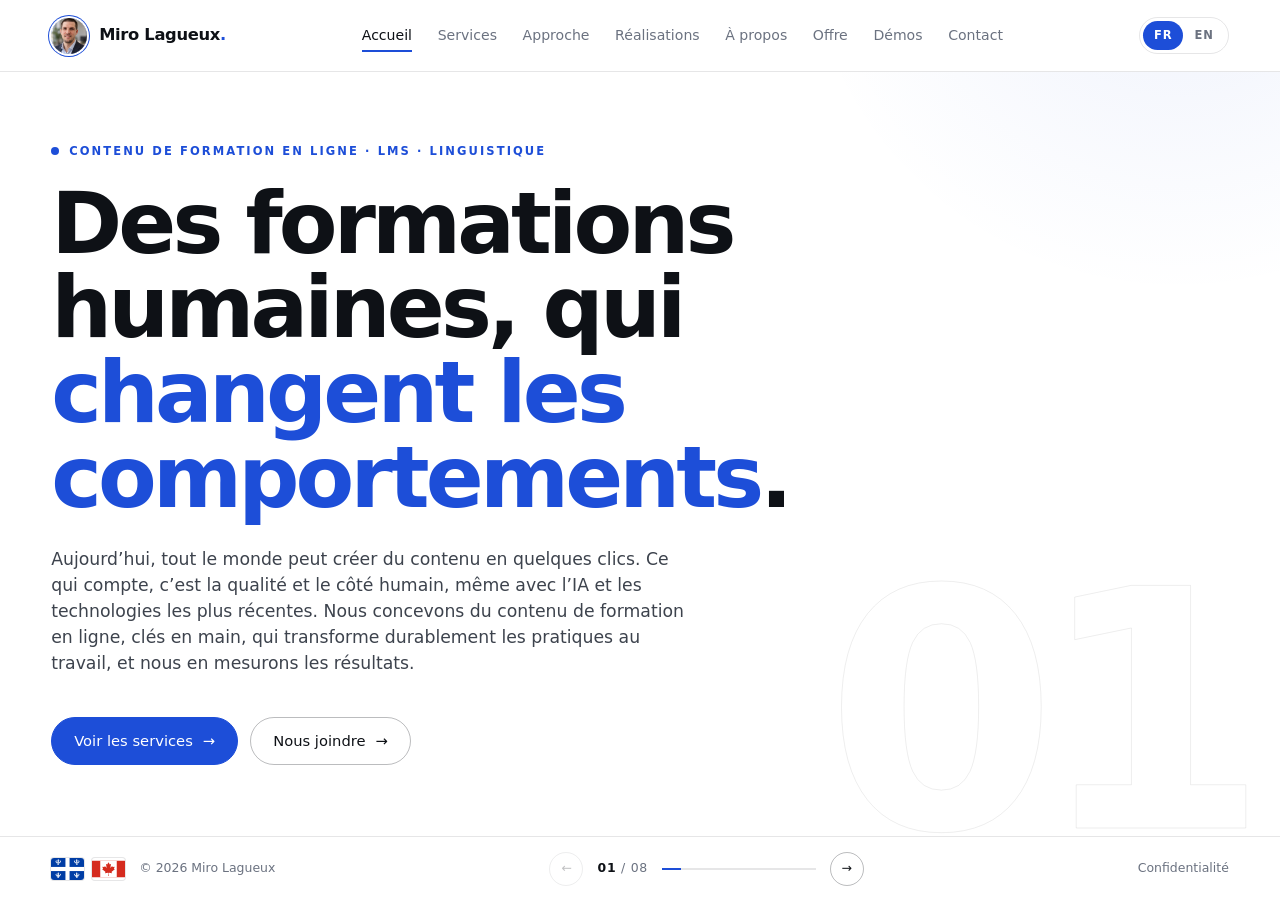
<file: index.html>
<!doctype html>
<html lang="fr">
<head>
  <meta charset="utf-8">
  <meta name="viewport" content="width=device-width, initial-scale=1, viewport-fit=cover">
  <title>Miro Lagueux — Technopédagogie, LMS et linguistique</title>
  <meta name="description" content="Parcours de formation complets, formations et quiz interactifs SCORM, rédaction, traduction et localisation FR-EN, gestion LMS et intégration de contenu, capsules vidéo, tutoriels et guides techniques, création de contenu assistée par l’IA avec un regard humain.">
  <meta name="theme-color" content="#ffffff">
  <meta property="og:type" content="website">
  <meta property="og:title" content="Miro Lagueux — Technopédagogie, LMS et linguistique">
  <meta property="og:description" content="Des formations qui changent les comportements.">
  <meta property="og:image" content="https://mirolagueux.com/og-image.png">
  <meta property="og:url" content="https://mirolagueux.com/">
  <meta name="twitter:card" content="summary_large_image">
  <link rel="icon" href="miro.jpg">
  <link rel="stylesheet" href="styles.css?v=21">
  <script src="script.js?v=21" defer></script>
</head>
<body class="page-home" data-page="home">
<svg width="0" height="0" style="position:absolute" aria-hidden="true">
  <defs>
    <symbol id="fleur" viewBox="0 0 20 20">
      <path fill="#fff" d="M10 1c2.2 3 2.6 6.2 0 9.6C7.4 7.2 7.8 4 10 1zM9.2 10.4C6.3 11.6 3 10.2 3 7.2c0-2.1 2.2-2.9 3.3-1.4-1 .1-1.6 1-1.1 2 .8 1.5 2.6 1.6 4 1zM10.8 10.4c2.9 1.2 6.2-.2 6.2-3.2 0-2.1-2.2-2.9-3.3-1.4 1 .1 1.6 1 1.1 2-.8 1.5-2.6 1.6-4 1zM5.8 10.6h8.4v1.7H5.8zM8.6 12.6h2.8l.9 4.4-2.3-1.6-2.3 1.6z"/>
    </symbol>
  </defs>
</svg>
<div class="app">
  <!-- ============ EN-TÊTE (identique sur toutes les pages) ============ -->
  <header class="top">
    <a class="brand" href="#home">
      <img src="miro.jpg" alt="Miro Lagueux" width="36" height="36">
      <span>Miro Lagueux<b>.</b></span>
    </a>
    <nav class="nav" id="nav">
      <a href="#home" data-step="home" aria-current="page"><i>01</i><span data-i18n="nav.home">Accueil</span></a>
      <a href="#services" data-step="services"><i>02</i><span data-i18n="nav.services">Services</span></a>
      <a href="#approach" data-step="approach"><i>03</i><span data-i18n="nav.approach">Approche</span></a>
      <a href="#work" data-step="work"><i>04</i><span data-i18n="nav.work">Réalisations</span></a>
      <a href="#about" data-step="about"><i>05</i><span data-i18n="nav.about">À propos</span></a>
      <a href="offre.html" data-step="offre" data-keep-lang><i>06</i><span data-i18n="nav.offer">Offre</span></a>
      <a href="demos.html" data-step="demos" data-keep-lang><i>07</i><span data-i18n="nav.demos">Démos</span></a>
      <a href="#contact" data-step="contact"><i>08</i><span data-i18n="nav.contact">Contact</span></a>
    </nav>
    <div class="tools">
      <div class="lang" role="group" aria-label="Langue" data-i18n-aria="aria.lang">
        <button type="button" data-lang="fr" aria-pressed="true">FR</button>
        <button type="button" data-lang="en" aria-pressed="false">EN</button>
      </div>
      <button class="menu-btn" type="button" aria-controls="nav" aria-expanded="false" aria-label="Menu" data-i18n-aria="aria.menu">
        <span></span><span></span>
      </button>
    </div>
  </header>
  <main class="stage">
    <!-- 01 ACCUEIL -->
    <section class="panel is-active" data-panel="home" aria-labelledby="t-home">
      <div class="wrap">
        <p class="eyebrow live" data-i18n="home.eyebrow">Contenu de formation en ligne · LMS · Linguistique</p>
        <h1 id="t-home" tabindex="-1" data-i18n="home.title">Des formations humaines, qui <em>changent les comportements</em>.</h1>
        <p class="lead" data-i18n="home.lead">Aujourd’hui, tout le monde peut créer du contenu en quelques clics. Ce qui compte, c’est la qualité et le côté humain, même avec l’IA et les technologies les plus récentes. Nous concevons du contenu de formation en ligne, clés en main, qui transforme durablement les pratiques au travail, et nous en mesurons les résultats.</p>
        <div class="btns">
          <a class="btn btn-primary" href="#services"><span data-i18n="home.cta1">Voir les services</span> <span aria-hidden="true">→</span></a>
          <a class="btn btn-ghost" href="#contact"><span data-i18n="home.cta2">Nous joindre</span> <span aria-hidden="true">→</span></a>
        </div>
      </div>
    </section>
    <!-- 02 SERVICES -->
    <section class="panel" data-panel="services" aria-labelledby="t-services">
      <div class="wrap">
        <div class="head">
          <div>
            <p class="eyebrow" data-i18n="nav.services">Services</p>
            <h2 id="t-services" tabindex="-1" data-i18n="services.title">Ce que nous livrons, clés en main.</h2>
          </div>
          <p class="sub" data-i18n="services.sub">De l’analyse des besoins à la mise en ligne dans votre LMS, nous prenons le projet en charge du début à la fin.</p>
        </div>
        <div class="grid svc">
          <article class="card"><span class="n">01</span><h3 data-i18n="s1.t">Parcours de formation complets</h3><p data-i18n="s1.d">Nous concevons vos parcours d’apprentissage de A à Z : analyse des besoins, scénarisation, contenu, évaluations et mesure des résultats.</p><ul class="tags"><li data-i18n="t1a">Technopédagogie</li><li>Design</li><li data-i18n="t1c">Changement de comportement</li><li>Job aids</li></ul></article>
          <article class="card"><span class="n">02</span><h3 data-i18n="s2.t">Formations et quiz interactifs SCORM</h3><p data-i18n="s2.d">Nous développons des modules et des quiz interactifs, livrés en SCORM et prêts à déployer dans votre LMS.</p><ul class="tags"><li>Articulate</li><li>iSpring</li><li>Adobe Captivate</li><li>SCORM</li></ul></article>
          <article class="card"><span class="n">03</span><h3 data-i18n="s3.t">Rédaction, traduction et localisation</h3><p data-i18n="s3.d">Nous rédigeons, révisons et adaptons vos contenus de formation, scripts et guides en français et en anglais.</p><ul class="tags"><li>FR ↔ EN</li></ul></article>
          <article class="card"><span class="n">04</span><h3 data-i18n="s4.t">Gestion LMS et intégration de contenu</h3><p data-i18n="s4.d">Nous configurons et administrons votre plateforme, et nous y intégrons vos contenus pour qu’elle reste fiable et à jour.</p></article>
          <article class="card"><span class="n">05</span><h3 data-i18n="s5.t">Contenu assisté par l’IA, avec un regard humain</h3><p data-i18n="s5.d">Nous utilisons l’IA et les technologies récentes pour produire plus vite, puis nous y ajoutons l’expertise et le jugement humains qui garantissent la qualité et la justesse du propos.</p><ul class="tags"><li data-i18n="t5a">IA générative</li><li data-i18n="t5b">Synthèse vocale</li><li data-i18n="t5c">Narration humaine</li></ul></article>
          <article class="card"><span class="n">06</span><h3 data-i18n="s6.t">Capsules, tutoriels et guides techniques</h3><p data-i18n="s6.d">Nous réalisons et montons des capsules vidéo, des tutoriels et des guides techniques clairs pour accompagner vos utilisateurs.</p><ul class="tags"><li data-i18n="t6a">Montage vidéo</li><li data-i18n="t6b">Capsules</li><li data-i18n="t6c">Tutoriels</li></ul></article>
          <article class="card"><span class="n">07</span><h3 data-i18n="s7.t">Mesure et analyse des résultats</h3><p data-i18n="s7.d">Nous mesurons les acquis et l’application sur le terrain, puis nous analysons les données pour démontrer l’impact réel de la formation.</p><ul class="tags"><li data-i18n="t7a">Analyse de données</li><li data-i18n="t7b">Rapports</li></ul></article>
          <article class="card"><span class="n">08</span><h3 data-i18n="s8.t">Formation</h3><p data-i18n="s8.d">Nous avons beaucoup d’expérience en formation. Nous formons votre personnel, en ligne, sur vos processus, vos outils ou votre LMS.</p><ul class="tags"><li data-i18n="t8a">Formation en ligne</li><li>LMS</li></ul></article>
        </div>
      </div>
    </section>
    <!-- 03 APPROCHE -->
    <section class="panel" data-panel="approach" aria-labelledby="t-approach">
      <div class="wrap">
        <div class="head">
          <div>
            <p class="eyebrow" data-i18n="nav.approach">Approche</p>
            <h2 id="t-approach" tabindex="-1" data-i18n="approach.title">Créer du contenu est une chose. <em>Faire adopter des comportements et le mesurer</em>, c'en est une autre.</h2>
          </div>
          <p class="sub" data-i18n="approach.sub">Voici notre démarche dans un mandat complet de création d’un parcours de formation. Nous offrons aussi d’autres services, à la carte (voir l’onglet Offre).</p>
        </div>
        <ol class="steps">
          <li class="step"><span class="n">01</span><h3 data-i18n="a1.t">Avant</h3><p data-i18n="a1.d">Analyser le projet avec vous et concevoir la formation sur papier.</p></li>
          <li class="step"><span class="n">02</span><h3 data-i18n="a2.t">Au début</h3><p data-i18n="a2.d">Mesurer les capacités et les connaissances de départ des apprenants.</p></li>
          <li class="step"><span class="n">03</span><h3 data-i18n="a3.t">Pendant</h3><p data-i18n="a3.d">Suivre la progression et ajuster en cours de route.</p></li>
          <li class="step"><span class="n">04</span><h3 data-i18n="a4.t">À la fin</h3><p data-i18n="a4.d">Valider les acquis dès la formation terminée.</p></li>
          <li class="step"><span class="n">05</span><h3 data-i18n="a5.t">Sur le terrain</h3><p data-i18n="a5.d">Mesurer l’application réelle en milieu de travail, quelque temps après.</p></li>
        </ol>
      </div>
    </section>
    <!-- 04 RÉALISATIONS -->
    <section class="panel" data-panel="work" aria-labelledby="t-work">
      <div class="wrap">
        <div class="head">
          <div>
            <p class="eyebrow" data-i18n="nav.work">Réalisations</p>
            <h2 id="t-work" tabindex="-1" data-i18n="work.title">Une expérience qui se mesure.</h2>
          </div>
        </div>
        <div class="grid g2 stats">
          <article class="card"><strong>10</strong><h3 data-i18n="w1.t">ans d’expérience</h3><p data-i18n="w1.d">en formation et en technologies d’apprentissage.</p></article>
          <article class="card"><strong>100+</strong><h3 data-i18n="w2.t">implantations LMS et projets en changement de comportement</h3><p data-i18n="w2.d">projets de petite, moyenne et grande envergure menés à terme au cours des 10 dernières années.</p></article>
        </div>
        <ul class="chips clients">
          <li data-i18n="k1">Ordres professionnels</li>
          <li data-i18n="k2">Petites et moyennes entreprises</li>
          <li data-i18n="k3">Services publics</li>
          <li data-i18n="k4">Grandes entreprises</li>
        </ul>
        <ul class="chips edu">
          <li data-i18n="e1">Éducation aux adultes</li>
          <li data-i18n="e2">Cégeps</li>
          <li data-i18n="e3">Universités</li>
          <li data-i18n="e4">Formation professionnelle</li>
          <li data-i18n="e5">Services aux entreprises</li>
        </ul>
      </div>
    </section>
    <!-- 05 À PROPOS -->
    <section class="panel" data-panel="about" aria-labelledby="t-about">
      <div class="wrap about">
        <div>
          <p class="eyebrow" data-i18n="nav.about">À propos</p>
          <h2 id="t-about" tabindex="-1" data-i18n="about.title">Linguistes de formation, technopédagogues de métier.</h2>
          <p class="lead" data-i18n="about.p">Nous avons conçu du contenu de formation axé sur l'adoption de comportements durables pour de grandes entreprises. Nous avons aussi mené à terme plus de 100 projets d’implantation LMS d’envergure. Aujourd’hui, nous offrons un produit clés en main : conception, rédaction, intégration et mesure des résultats.</p>
        </div>
        <dl class="facts">
          <div><dt data-i18n="about.l1">Formation</dt><dd data-i18n="about.v1">Linguistique et rédaction professionnelle, traduction, technopédagogie</dd></div>
          <div><dt data-i18n="about.l2">Langues</dt><dd data-i18n="about.v2">Français · Anglais · Espagnol mexicain sur demande</dd></div>
          <div>
            <dt data-i18n="about.l3">Expertises</dt>
            <dd class="chips">
              <span>LMS</span>
              <span data-i18n="c1">Langue et linguistique</span>
              <span data-i18n="c2">Formation en ligne</span>
              <span data-i18n="c3">Autoformation</span>
              <span>SCORM</span>
              <span data-i18n="c4">Design technopédagogique</span>
              <span data-i18n="c5">IA générative</span>
              <span>HTML / CSS</span>
              <span data-i18n="c6">Analyse de données</span>
              <span data-i18n="c7">Capsules de formation</span>
              <span data-i18n="c8">Montage vidéo</span>
              <span data-i18n="c9">Traitement sonore</span>
            </dd>
          </div>
        </dl>
      </div>
    </section>
    <!-- 08 CONTACT (06 et 07 = pages Offre et Démos) -->
    <section class="panel" data-panel="contact" aria-labelledby="t-contact">
      <div class="wrap">
        <p class="eyebrow live" data-i18n="nav.contact">Contact</p>
        <h1 id="t-contact" tabindex="-1" class="contact-title" data-i18n="contact.title">Un projet de formation? <br><em>Parlons-en.</em></h1>
        <p class="lead" data-i18n="contact.p">Écrivez-nous par courriel ou sur LinkedIn. Parlez-nous de votre public, de vos objectifs et de votre échéancier.</p>
        <div class="btns">
          <a class="btn btn-primary" href="mailto:info@mirolagueux.com">info@mirolagueux.com <span aria-hidden="true">→</span></a>
          <a class="btn btn-ghost" href="https://linkedin.com/in/mirolagueux" target="_blank" rel="noopener">LinkedIn <span aria-hidden="true">↗</span></a>
        </div>
        <p class="meta" data-i18n="contact.note">Aucun formulaire, aucun témoin (cookie), aucune donnée personnelle ni outil de suivi sur ce site.</p>
      </div>
    </section>
  </main>
  <!-- ============ PIED DE PAGE (identique sur toutes les pages) ============ -->
  <footer class="bottom">
    <span class="copy">
      <span class="flags">
        <svg class="flag" viewBox="0 0 48 32" role="img" aria-label="Drapeau du Québec" data-i18n-aria="aria.qc">
          <rect width="48" height="32" fill="#003DA5"/>
          <rect x="21" width="6" height="32" fill="#fff"/><rect y="13" width="48" height="6" fill="#fff"/>
          <use href="#fleur" x="4" y="1" width="13" height="11"/><use href="#fleur" x="31" y="1" width="13" height="11"/>
          <use href="#fleur" x="4" y="20" width="13" height="11"/><use href="#fleur" x="31" y="20" width="13" height="11"/>
        </svg>
        <svg class="flag" viewBox="0 0 9600 4800" role="img" aria-label="Drapeau du Canada" data-i18n-aria="aria.ca">
          <rect width="9600" height="4800" fill="#D52B1E"/>
          <rect x="2400" width="4800" height="4800" fill="#fff"/>
          <path fill="#D52B1E" d="M4890 4430l-45-863a95 95 0 0 1 111-98l859 151-116-320a65 65 0 0 1 20-73l941-762-212-99a65 65 0 0 1-34-79l186-572-542 115a65 65 0 0 1-73-38l-105-247-423 454a65 65 0 0 1-111-57l204-1052-327 189a65 65 0 0 1-91-27l-332-652-332 652a65 65 0 0 1-91 27l-327-189 204 1052a65 65 0 0 1-111 57l-423-454-105 247a65 65 0 0 1-73 38l-542-115 186 572a65 65 0 0 1-34 79l-212 99 941 762a65 65 0 0 1 20 73l-116 320 859-151a95 95 0 0 1 111 98l-45 863z"/>
        </svg>
      </span>
      <span class="copytext">© <span id="year">2026</span> Miro Lagueux</span>
    </span>
    <div class="pager">
      <button type="button" class="arrow" id="prev" aria-label="Section précédente" data-i18n-aria="aria.prev">←</button>
      <span class="count"><b id="cur">01</b> / <span id="tot">08</span></span>
      <span class="bar"><span id="bar"></span></span>
      <button type="button" class="arrow" id="next" aria-label="Section suivante" data-i18n-aria="aria.next">→</button>
    </div>
    <button type="button" class="link" id="legalOpen" data-i18n="legal.link">Confidentialité</button>
  </footer>
</div>
<!-- ============ CONFIDENTIALITÉ (identique sur toutes les pages) ============ -->
<dialog id="legal" aria-labelledby="legalTitle">
  <h2 id="legalTitle" data-i18n="legal.title">Confidentialité et mentions légales</h2>
  <p data-i18n="legal.p1">Ce site ne recueille aucun renseignement personnel. Il n’utilise aucun formulaire, aucun témoin (cookie), aucun outil d’analyse ni traceur tiers, et ne charge aucune police ni aucun script externe.</p>
  <p data-i18n="legal.p2">L’hébergeur peut conserver des journaux techniques usuels (comme l’adresse IP et le type de navigateur) à des fins de sécurité et de fonctionnement.</p>
  <p data-i18n="legal.p3">Votre choix de langue est conservé uniquement dans l’adresse de la page. Site publié par Miro Lagueux.</p>
  <button type="button" class="btn btn-primary" id="legalClose" data-i18n="legal.close">Fermer</button>
</dialog>
</body>
</html>
</file>
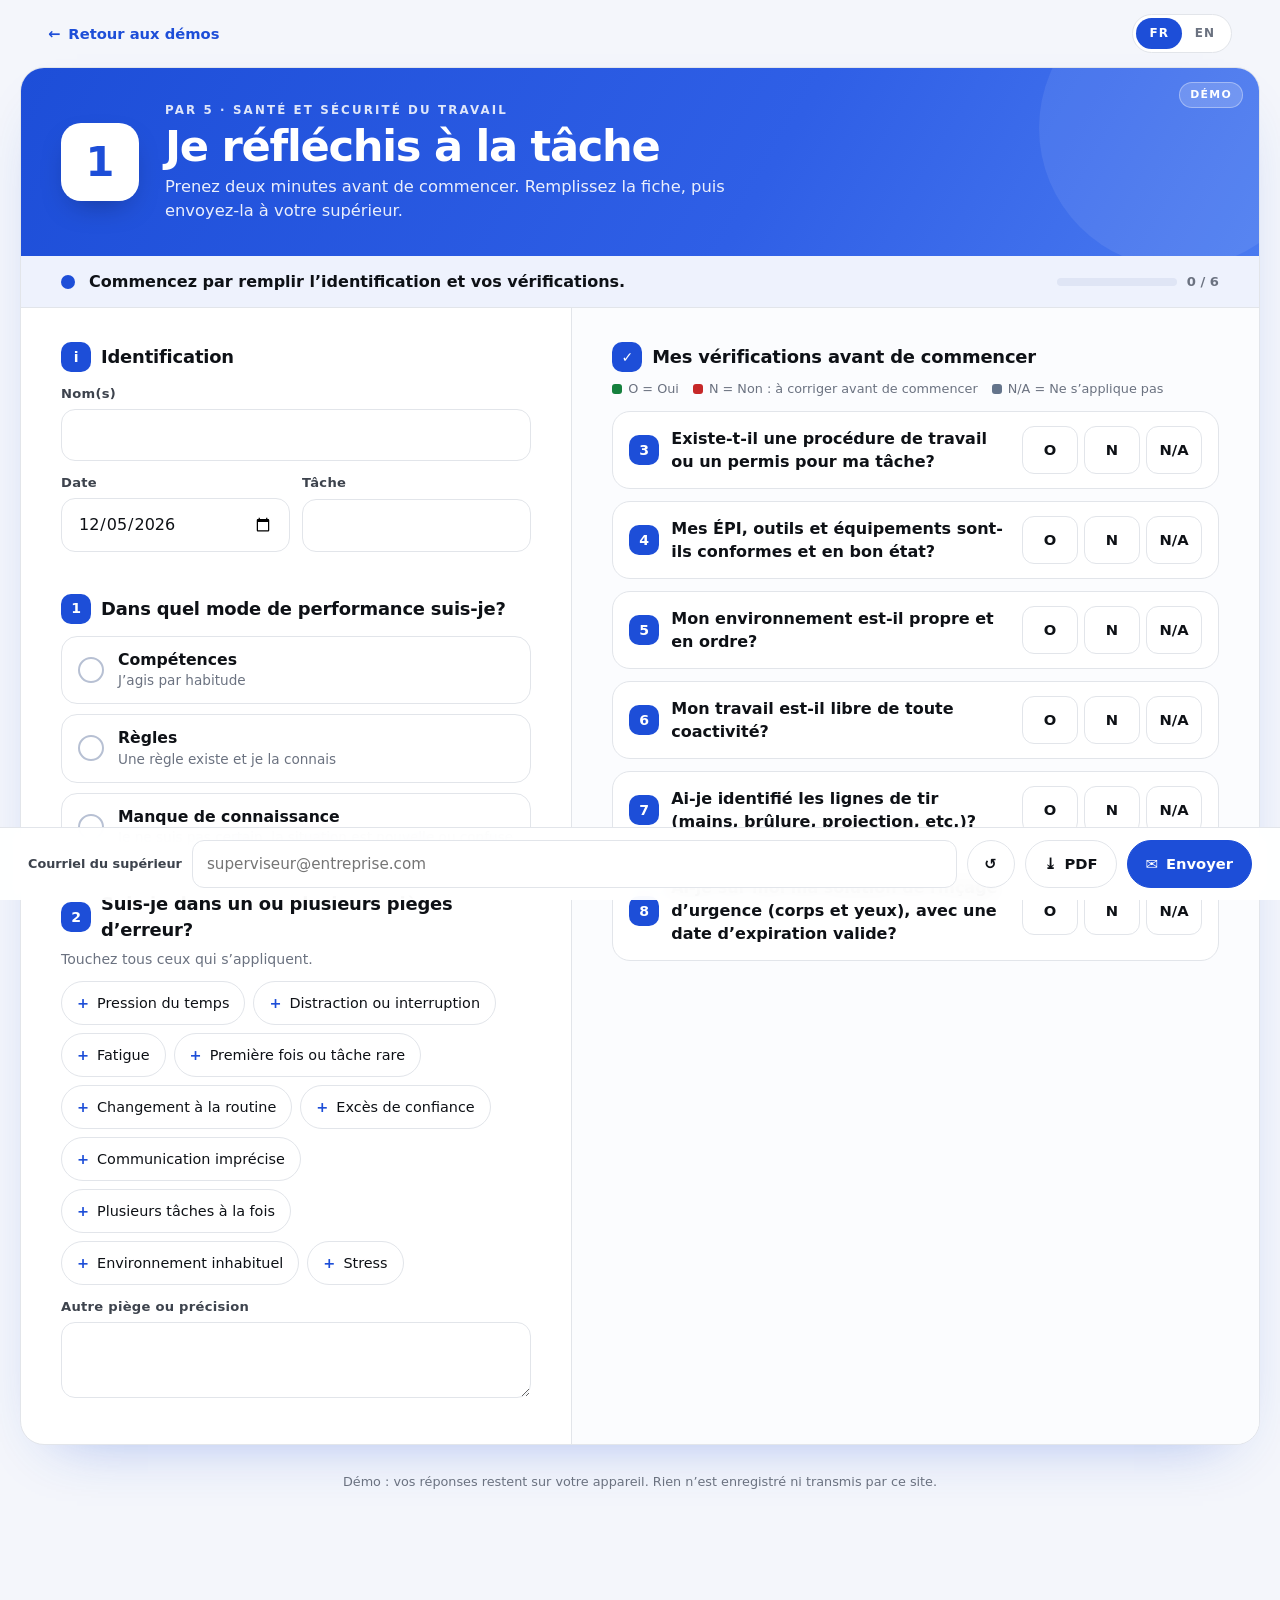
<file: exemples/job-aid-par5/index.html>
<!doctype html>
<html lang="fr">
<head>
<meta charset="utf-8">
<meta name="viewport" content="width=device-width, initial-scale=1, viewport-fit=cover">
<meta name="theme-color" content="#1d4ed8">
<meta name="robots" content="noindex">
<title>PAR 5 · Je réfléchis à la tâche — Démo job aid</title>
<style>
/* =========================================================
   Job aid PAR 5 — Étape 1 : Je réfléchis à la tâche
   Démo autonome : aucun script ni police externe, aucune donnée transmise.
   ========================================================= */
:root{
  --accent:#1d4ed8; --accent-dk:#1e3a8a; --accent-soft:#eef2fd;
  --fg:#0e1116; --soft:#3d434d; --muted:#6b7280; --line:#e2e5ea; --bg:#f4f6fb; --card:#fff;
  --ok:#15803d; --ok-soft:#e8f6ee; --no:#c62828; --no-soft:#fdecec; --na:#64748b; --na-soft:#eef1f5;
  --radius:18px; --font:ui-sans-serif,system-ui,-apple-system,"Segoe UI",Roboto,"Helvetica Neue",Arial,sans-serif;
}
*{box-sizing:border-box;margin:0;padding:0}
html{-webkit-text-size-adjust:100%}
body{font-family:var(--font);color:var(--fg);background:var(--bg);line-height:1.45;-webkit-font-smoothing:antialiased;padding-bottom:110px}
button,input,textarea{font:inherit;color:inherit}
button{cursor:pointer;background:none;border:0}
:focus-visible{outline:3px solid var(--accent);outline-offset:2px;border-radius:8px}

/* ---------- Barre du haut ---------- */
.topbar{display:flex;align-items:center;justify-content:space-between;gap:12px;max-width:1240px;margin:0 auto;padding:14px clamp(14px,3vw,28px)}
.back{display:inline-flex;align-items:center;gap:8px;color:var(--accent);font-weight:600;font-size:.92rem;text-decoration:none}
.back:hover{text-decoration:underline;text-underline-offset:3px}
.lang{display:flex;border:1px solid var(--line);background:#fff;border-radius:999px;padding:3px}
.lang button{font-size:.75rem;font-weight:700;letter-spacing:.08em;padding:7px 13px;border-radius:999px;color:var(--muted)}
.lang button[aria-pressed="true"]{background:var(--accent);color:#fff}

/* ---------- Carte principale (format paysage) ---------- */
.sheet{max-width:1240px;margin:0 auto clamp(14px,3vw,28px);background:var(--card);border-radius:24px;box-shadow:0 24px 60px -36px rgba(29,78,216,.45);overflow:hidden;border:1px solid var(--line)}
.hero{position:relative;background:linear-gradient(120deg,var(--accent) 0%,#2f5fe6 60%,#4a7af0 100%);color:#fff;padding:clamp(20px,3.2vw,34px) clamp(20px,3.6vw,40px);display:flex;align-items:center;gap:clamp(14px,2.4vw,26px);overflow:hidden}
.hero::after{content:"";position:absolute;right:-60px;top:-80px;width:280px;height:280px;border-radius:50%;background:rgba(255,255,255,.08)}
.badge{flex:none;width:clamp(56px,7vw,78px);height:clamp(56px,7vw,78px);border-radius:20px;background:#fff;color:var(--accent);display:grid;place-items:center;font-size:clamp(1.8rem,3.6vw,2.6rem);font-weight:800;box-shadow:0 12px 30px -12px rgba(0,0,0,.35)}
.eyebrow{font-size:.74rem;font-weight:700;letter-spacing:.18em;text-transform:uppercase;opacity:.85}
.hero h1{font-size:clamp(1.6rem,3.6vw,2.7rem);line-height:1.05;letter-spacing:-.03em;margin-top:4px}
.hero p.sub{opacity:.9;margin-top:6px;font-size:clamp(.92rem,1.3vw,1.02rem);max-width:60ch}
.demo-tag{position:absolute;top:14px;right:16px;z-index:1;font-size:.68rem;font-weight:700;letter-spacing:.12em;text-transform:uppercase;background:rgba(255,255,255,.18);border:1px solid rgba(255,255,255,.35);border-radius:999px;padding:4px 10px}

/* ---------- Bandeau d'état ---------- */
.status{display:flex;align-items:center;gap:14px;padding:14px clamp(20px,3.6vw,40px);border-bottom:1px solid var(--line);background:var(--accent-soft);font-weight:600;transition:background .25s,color .25s}
.status .dot{flex:none;width:14px;height:14px;border-radius:50%;background:var(--accent)}
.status.ok{background:var(--ok-soft);color:var(--ok)} .status.ok .dot{background:var(--ok)}
.status.stop{background:var(--no-soft);color:var(--no)} .status.stop .dot{background:var(--no);animation:pulse 1.6s infinite}
.status.warn{background:#fff7e6;color:#a15c00} .status.warn .dot{background:#e08a00}
@keyframes pulse{0%{box-shadow:0 0 0 0 rgba(198,40,40,.5)}70%{box-shadow:0 0 0 10px rgba(198,40,40,0)}100%{box-shadow:0 0 0 0 rgba(198,40,40,0)}}
.progress{margin-left:auto;display:flex;align-items:center;gap:10px;font-size:.82rem;color:var(--muted);font-weight:600;white-space:nowrap}
.bar{width:120px;height:8px;border-radius:99px;background:#dfe5f5;overflow:hidden}
.bar span{display:block;height:100%;width:0;background:var(--accent);border-radius:99px;transition:width .35s}

/* ---------- Grille paysage ---------- */
.grid{display:grid;grid-template-columns:minmax(0,1fr) minmax(0,1.25fr);gap:0}
.col{padding:clamp(18px,3vw,34px) clamp(20px,3.6vw,40px)}
.col+.col{border-left:1px solid var(--line);background:#fbfcfe}
.block+.block{margin-top:clamp(20px,3vw,30px)}
.block h2{display:flex;align-items:center;gap:10px;font-size:1.12rem;letter-spacing:-.01em;margin-bottom:12px}
.num{flex:none;display:inline-grid;place-items:center;width:30px;height:30px;border-radius:10px;background:var(--accent);color:#fff;font-size:.88rem;font-weight:800}
.hint{color:var(--muted);font-size:.88rem;margin:-6px 0 12px}

/* Champs */
.field{display:grid;gap:6px;margin-bottom:12px}
.field label{font-size:.82rem;font-weight:700;color:var(--soft);letter-spacing:.02em}
.field input,.field textarea{width:100%;min-height:52px;border:1.5px solid var(--line);border-radius:14px;padding:13px 16px;background:#fff;font-size:1rem;transition:border-color .2s,box-shadow .2s}
.field textarea{min-height:76px;resize:vertical}
.field input:focus,.field textarea:focus{outline:none;border-color:var(--accent);box-shadow:0 0 0 4px rgba(29,78,216,.14)}
.field.invalid input{border-color:var(--no);box-shadow:0 0 0 4px rgba(198,40,40,.12)}
.row2{display:grid;grid-template-columns:1fr 1fr;gap:12px}

/* Choix (mode de performance) */
.choices{display:grid;gap:10px}
.choice{position:relative}
.choice input{position:absolute;opacity:0;pointer-events:none}
.choice label{display:flex;align-items:center;gap:14px;min-height:60px;padding:12px 16px;border:1.5px solid var(--line);border-radius:16px;background:#fff;cursor:pointer;transition:border-color .2s,background .2s}
.choice label::before{content:"";flex:none;width:22px;height:22px;border-radius:50%;border:2px solid #b7c0d3;background:#fff;transition:all .2s}
.choice input:checked+label{border-color:var(--accent);background:var(--accent-soft)}
.choice input:checked+label::before{border:7px solid var(--accent)}
.choice input:focus-visible+label{outline:3px solid var(--accent);outline-offset:2px}
.choice b{display:block;font-size:.98rem}
.choice small{display:block;color:var(--muted);font-size:.85rem}

/* Pastilles (pièges) */
.chips{display:flex;flex-wrap:wrap;gap:8px}
.chip{position:relative}
.chip input{position:absolute;opacity:0;pointer-events:none}
.chip label{display:inline-flex;align-items:center;gap:8px;min-height:44px;padding:9px 15px;border-radius:999px;border:1.5px solid var(--line);background:#fff;font-size:.9rem;font-weight:500;cursor:pointer;transition:all .2s;user-select:none}
.chip label::before{content:"+";font-weight:700;color:var(--accent)}
.chip input:checked+label{background:var(--accent);border-color:var(--accent);color:#fff}
.chip input:checked+label::before{content:"✓";color:#fff}
.chip input:focus-visible+label{outline:3px solid var(--accent);outline-offset:2px}

/* Vérifications O / N / N/A */
.checks{display:grid;gap:12px}
.check{border:1.5px solid var(--line);border-radius:var(--radius);background:#fff;padding:14px 16px;transition:border-color .2s,background .2s}
.check.is-o{border-color:#9fd8b4}
.check.is-n{border-color:#f2a6a6;background:#fffafa}
.check.is-na{border-color:#cfd6e2}
.check-top{display:grid;grid-template-columns:auto 1fr auto;gap:12px;align-items:center}
.check .q{font-size:1rem;font-weight:600}
.seg{display:flex;gap:6px}
.seg input{position:absolute;opacity:0;pointer-events:none}
.seg label{min-width:56px;height:48px;display:grid;place-items:center;border-radius:12px;border:1.5px solid var(--line);background:#fff;font-weight:800;font-size:.92rem;cursor:pointer;transition:all .18s;user-select:none}
.seg input:focus-visible+label{outline:3px solid var(--accent);outline-offset:2px}
.seg .o:checked+label{background:var(--ok);border-color:var(--ok);color:#fff}
.seg .n:checked+label{background:var(--no);border-color:var(--no);color:#fff}
.seg .na:checked+label{background:var(--na);border-color:var(--na);color:#fff}
.seg label:hover{border-color:var(--accent)}
.fix{display:none;margin-top:12px}
.check.is-n .fix{display:grid}
.fix label{font-size:.82rem;font-weight:700;color:var(--no)}
.fix input{min-height:48px;border:1.5px solid #f2a6a6;border-radius:12px;padding:11px 14px;width:100%;font-size:.95rem;background:#fff}
.fix input:focus{outline:none;border-color:var(--no);box-shadow:0 0 0 4px rgba(198,40,40,.12)}
.legend{display:flex;gap:14px;flex-wrap:wrap;font-size:.8rem;color:var(--muted);margin:-4px 0 12px}
.legend i{display:inline-block;width:10px;height:10px;border-radius:3px;margin-right:6px;vertical-align:-1px}

/* ---------- Barre d'actions (collante) ---------- */
.actions{position:fixed;left:0;right:0;bottom:0;z-index:10;background:rgba(255,255,255,.94);backdrop-filter:blur(10px);border-top:1px solid var(--line);padding:12px clamp(14px,3vw,28px) calc(12px + env(safe-area-inset-bottom))}
.actions-in{max-width:1240px;margin:0 auto;display:flex;align-items:center;gap:10px}
.sup{flex:1;min-width:0;display:flex;align-items:center;gap:10px}
.sup label{font-size:.8rem;font-weight:700;color:var(--soft);white-space:nowrap}
.sup input{flex:1;min-width:0;height:48px;border:1.5px solid var(--line);border-radius:12px;padding:0 14px;font-size:.95rem;background:#fff}
.sup input:focus{outline:none;border-color:var(--accent);box-shadow:0 0 0 4px rgba(29,78,216,.14)}
.btn{display:inline-flex;align-items:center;justify-content:center;gap:8px;height:48px;padding:0 18px;border-radius:999px;font-weight:700;font-size:.92rem;white-space:nowrap;border:1.5px solid var(--line);background:#fff;transition:background .2s,border-color .2s,color .2s,transform .15s}
.btn:active{transform:scale(.98)}
.btn-primary{background:var(--accent);border-color:var(--accent);color:#fff}
.btn-primary:hover{background:var(--accent-dk)}
.btn-ghost:hover{border-color:var(--accent);color:var(--accent)}
.btn-icon{width:48px;padding:0}
.toast{position:fixed;left:50%;bottom:96px;transform:translate(-50%,20px);opacity:0;background:var(--fg);color:#fff;padding:12px 18px;border-radius:12px;font-size:.9rem;font-weight:600;transition:all .3s;pointer-events:none;z-index:20;max-width:calc(100vw - 32px);text-align:center}
.toast.show{opacity:1;transform:translate(-50%,0)}
.privacy{max-width:1240px;margin:0 auto;padding:0 clamp(14px,3vw,28px) 16px;color:var(--muted);font-size:.8rem;text-align:center}

/* ---------- Adaptatif ---------- */
@media (max-width:900px){
  .grid{grid-template-columns:1fr}
  .col+.col{border-left:0;border-top:1px solid var(--line)}
}
@media (max-width:620px){
  body{padding-bottom:150px}
  .row2{grid-template-columns:1fr}
  .check-top{grid-template-columns:auto 1fr;row-gap:12px}
  .seg{grid-column:1/-1}
  .seg label{flex:1;min-width:0;height:52px}
  .seg>span{flex:1;display:flex}
  .actions-in{flex-wrap:wrap}
  .sup{flex-basis:100%}
  .actions .btn-primary{flex:1}
  .progress .bar{width:70px}
  .status{flex-wrap:wrap}
  .demo-tag{display:none}
}

/* ---------- Impression / PDF (paysage, une page) ---------- */
@media print{
  @page{size:letter landscape;margin:9mm}
  *{-webkit-print-color-adjust:exact;print-color-adjust:exact}
  body{background:#fff;padding:0;font-size:9.5pt}
  .topbar,.actions,.toast,.privacy,.demo-tag,.hint,.legend{display:none!important}
  .sheet{box-shadow:none;border:1px solid #cfd6e2;border-radius:14px;margin:0;max-width:none}
  .hero{padding:12px 18px}
  .badge{width:46px;height:46px;font-size:1.5rem;border-radius:12px}
  .hero h1{font-size:18pt}
  .hero p.sub{display:none}
  .status{padding:7px 18px}
  .grid{grid-template-columns:1fr 1.25fr}
  .col{padding:10px 18px}
  .col+.col{border-left:1px solid var(--line);border-top:0}
  .block+.block{margin-top:10px}
  .block h2{font-size:10.5pt;margin-bottom:6px}
  .num{width:20px;height:20px;font-size:8pt;border-radius:6px}
  .field{margin-bottom:5px;gap:2px}
  .field input,.field textarea{min-height:0;padding:5px 9px;font-size:9.5pt;border-radius:8px}
  .field textarea{min-height:34px}
  .row2{grid-template-columns:1fr 1fr;gap:8px}
  .choices{gap:4px}
  .choice label{min-height:0;padding:5px 10px;border-radius:9px}
  .choice label::before{width:13px;height:13px}
  .choice input:checked+label::before{border-width:4px}
  .choice b{font-size:9.5pt}
  .choice small{font-size:8pt}
  .chips{gap:4px}
  .chip label{min-height:0;padding:3px 9px;font-size:8pt}
  .chip input:not(:checked)+label{opacity:.45}
  .checks{gap:5px}
  .check{padding:6px 10px;border-radius:10px;break-inside:avoid}
  .check .q{font-size:9pt}
  .seg label{min-width:36px;height:26px;font-size:8pt;border-radius:7px}
  .fix{margin-top:5px}
  .fix input{min-height:0;padding:4px 8px;font-size:8.5pt}
  .print-meta{display:block!important}
}
.print-meta{display:none;padding:6px 18px;font-size:8pt;color:var(--muted);border-top:1px solid var(--line)}
</style>
</head>
<body>

<div class="topbar">
  <a class="back" id="backLink" href="../../demos.html">← <span data-t="back">Retour aux démos</span></a>
  <div class="lang" role="group" aria-label="Langue" data-ta="lang">
    <button type="button" data-lang="fr" aria-pressed="true">FR</button>
    <button type="button" data-lang="en" aria-pressed="false">EN</button>
  </div>
</div>

<form class="sheet" id="form" novalidate>
  <header class="hero">
    <span class="demo-tag" data-t="demo">Démo</span>
    <div class="badge" aria-hidden="true">1</div>
    <div>
      <p class="eyebrow" data-t="eyebrow">PAR 5 · Santé et sécurité du travail</p>
      <h1 data-t="title">Je réfléchis à la tâche</h1>
      <p class="sub" data-t="intro">Prenez deux minutes avant de commencer. Remplissez la fiche, puis envoyez-la à votre supérieur.</p>
    </div>
  </header>

  <div class="status" id="status" role="status" aria-live="polite">
    <span class="dot" aria-hidden="true"></span>
    <span id="statusText"></span>
    <span class="progress"><span class="bar"><span id="bar"></span></span><span id="count">0 / 6</span></span>
  </div>

  <div class="grid">
    <!-- ===== Colonne gauche ===== -->
    <div class="col">
      <section class="block">
        <h2><span class="num" aria-hidden="true">i</span><span data-t="idTitle">Identification</span></h2>
        <div class="field" id="f-names">
          <label for="names" data-t="names">Nom(s)</label>
          <input id="names" name="names" autocomplete="name" required>
        </div>
        <div class="row2">
          <div class="field" id="f-date">
            <label for="date" data-t="date">Date</label>
            <input id="date" name="date" type="date" required>
          </div>
          <div class="field" id="f-task">
            <label for="task" data-t="task">Tâche</label>
            <input id="task" name="task" required>
          </div>
        </div>
      </section>

      <section class="block">
        <h2><span class="num" aria-hidden="true">1</span><span data-t="q1">Dans quel mode de performance suis-je?</span></h2>
        <div class="choices" role="radiogroup" aria-labelledby="q1lbl">
          <span id="q1lbl" hidden data-t="q1">Dans quel mode de performance suis-je?</span>
          <div class="choice"><input type="radio" name="mode" id="m1" value="skill"><label for="m1"><span><b data-t="m1">Compétences</b><small data-t="m1d">J’agis par habitude</small></span></label></div>
          <div class="choice"><input type="radio" name="mode" id="m2" value="rule"><label for="m2"><span><b data-t="m2">Règles</b><small data-t="m2d">Une règle existe et je la connais</small></span></label></div>
          <div class="choice"><input type="radio" name="mode" id="m3" value="knowledge"><label for="m3"><span><b data-t="m3">Manque de connaissance</b><small data-t="m3d">Je ne suis pas certain, la situation est nouvelle ou confuse</small></span></label></div>
        </div>
      </section>

      <section class="block">
        <h2><span class="num" aria-hidden="true">2</span><span data-t="q2">Suis-je dans un ou plusieurs pièges d’erreur?</span></h2>
        <p class="hint" data-t="q2h">Touchez tous ceux qui s’appliquent.</p>
        <div class="chips" id="traps"></div>
        <div class="field" style="margin-top:12px">
          <label for="trapOther" data-t="other">Autre piège ou précision</label>
          <textarea id="trapOther" name="trapOther"></textarea>
        </div>
      </section>
    </div>

    <!-- ===== Colonne droite ===== -->
    <div class="col">
      <section class="block">
        <h2><span class="num" aria-hidden="true">✓</span><span data-t="checksTitle">Mes vérifications avant de commencer</span></h2>
        <p class="legend"><span><i style="background:var(--ok)"></i><span data-t="lgO">O = Oui</span></span><span><i style="background:var(--no)"></i><span data-t="lgN">N = Non : à corriger avant de commencer</span></span><span><i style="background:var(--na)"></i><span data-t="lgNA">N/A = Ne s’applique pas</span></span></p>
        <div class="checks" id="checks"></div>
      </section>
    </div>
  </div>
  <p class="print-meta" id="printMeta"></p>
</form>

<p class="privacy" data-t="privacy">Démo : vos réponses restent sur votre appareil. Rien n’est enregistré ni transmis par ce site.</p>

<div class="actions">
  <div class="actions-in">
    <div class="sup">
      <label for="supEmail" data-t="sup">Courriel du supérieur</label>
      <input id="supEmail" type="email" inputmode="email" autocomplete="email" placeholder="superviseur@entreprise.com">
    </div>
    <button type="button" class="btn btn-ghost btn-icon" id="resetBtn" aria-label="Réinitialiser" data-ta="reset" title="Réinitialiser">↺</button>
    <button type="button" class="btn btn-ghost" id="pdfBtn">⤓ <span data-t="pdf">PDF</span></button>
    <button type="button" class="btn btn-primary" id="sendBtn">✉ <span data-t="send">Envoyer</span></button>
  </div>
</div>

<div class="toast" id="toast" role="alert"></div>

<script>
(function(){
  /* ---------- Contenu bilingue ---------- */
  var T = {
    fr: {
      back:"Retour aux démos", demo:"Démo", lang:"Langue",
      eyebrow:"PAR 5 · Santé et sécurité du travail", title:"Je réfléchis à la tâche",
      intro:"Prenez deux minutes avant de commencer. Remplissez la fiche, puis envoyez-la à votre supérieur.",
      idTitle:"Identification", names:"Nom(s)", date:"Date", task:"Tâche",
      q1:"Dans quel mode de performance suis-je?",
      m1:"Compétences", m1d:"J’agis par habitude",
      m2:"Règles", m2d:"Une règle existe et je la connais",
      m3:"Manque de connaissance", m3d:"Je ne suis pas certain, la situation est nouvelle ou confuse",
      q2:"Suis-je dans un ou plusieurs pièges d’erreur?", q2h:"Touchez tous ceux qui s’appliquent.",
      other:"Autre piège ou précision",
      traps:["Pression du temps","Distraction ou interruption","Fatigue","Première fois ou tâche rare","Changement à la routine","Excès de confiance","Communication imprécise","Plusieurs tâches à la fois","Environnement inhabituel","Stress"],
      checksTitle:"Mes vérifications avant de commencer",
      lgO:"O = Oui", lgN:"N = Non : à corriger avant de commencer", lgNA:"N/A = Ne s’applique pas",
      checks:[
        "Existe-t-il une procédure de travail ou un permis pour ma tâche?",
        "Mes ÉPI, outils et équipements sont-ils conformes et en bon état?",
        "Mon environnement est-il propre et en ordre?",
        "Mon travail est-il libre de toute coactivité?",
        "Ai-je identifié les lignes de tir (mains, brûlure, projection, etc.)?",
        "Ai-je sur moi ma solution de rinçage d’urgence (corps et yeux), avec une date d’expiration valide?"
      ],
      O:"O", N:"N", NA:"N/A", fix:"Ce que je fais avant de commencer",
      stStart:"Commencez par remplir l’identification et vos vérifications.",
      stProgress:"Continuez : il reste des vérifications à faire.",
      stOk:"Tout est conforme : vous pouvez commencer la tâche en sécurité.",
      stStop:"STOP : corrigez chaque « Non » ou avisez votre supérieur avant de commencer.",
      stKnow:"Mode « manque de connaissance » : arrêtez et demandez de l’aide avant de commencer.",
      sup:"Courriel du supérieur", reset:"Réinitialiser", pdf:"PDF", send:"Envoyer",
      privacy:"Démo : vos réponses restent sur votre appareil. Rien n’est enregistré ni transmis par ce site.",
      need:"Remplissez le nom et la tâche avant d’envoyer.", needEmail:"Entrez le courriel de votre supérieur.",
      confirmReset:"Effacer toutes les réponses?", resetDone:"Fiche réinitialisée.", mailOpen:"Votre application de courriel s’ouvre…",
      subject:"PAR 5 – Je réfléchis à la tâche", mailIntro:"Bonjour,\r\n\r\nVoici ma fiche PAR 5 (étape 1 : Je réfléchis à la tâche).",
      mode:"Mode de performance", trapsLbl:"Pièges d’erreur", none:"Aucun", notAnswered:"Sans réponse", verdict:"Résultat",
      mailEnd:"Merci.", printed:"Fiche remplie le", fileName:"PAR5_Je-reflechis"
    },
    en: {
      back:"Back to demos", demo:"Demo", lang:"Language",
      eyebrow:"PAR 5 · Occupational health and safety", title:"I think about the task",
      intro:"Take two minutes before you start. Fill out the form, then send it to your supervisor.",
      idTitle:"Identification", names:"Name(s)", date:"Date", task:"Task",
      q1:"Which performance mode am I in?",
      m1:"Skill-based", m1d:"I act out of habit",
      m2:"Rule-based", m2d:"A rule exists and I know it",
      m3:"Lack of knowledge", m3d:"I’m not sure, the situation is new or confusing",
      q2:"Am I in one or more error traps?", q2h:"Tap all that apply.",
      other:"Other trap or details",
      traps:["Time pressure","Distraction or interruption","Fatigue","First time or infrequent task","Change in routine","Overconfidence","Unclear communication","Multitasking","Unfamiliar environment","Stress"],
      checksTitle:"My checks before starting",
      lgO:"Y = Yes", lgN:"N = No: fix before starting", lgNA:"N/A = Not applicable",
      checks:[
        "Is there a work procedure or permit for my task?",
        "Are my PPE, tools and equipment compliant and in good condition?",
        "Is my work area clean and tidy?",
        "Is my work free of any co-activity?",
        "Have I identified the lines of fire (hands, burns, projections, etc.)?",
        "Do I carry my emergency rinse solution (body and eyes), with a valid expiry date?"
      ],
      O:"Y", N:"N", NA:"N/A", fix:"What I do before starting",
      stStart:"Start by filling out the identification and your checks.",
      stProgress:"Keep going: some checks are still missing.",
      stOk:"Everything is compliant: you can start the task safely.",
      stStop:"STOP: fix every “No” or notify your supervisor before starting.",
      stKnow:"“Lack of knowledge” mode: stop and ask for help before starting.",
      sup:"Supervisor’s email", reset:"Reset", pdf:"PDF", send:"Send",
      privacy:"Demo: your answers stay on your device. Nothing is saved or sent by this site.",
      need:"Fill in the name and task before sending.", needEmail:"Enter your supervisor’s email.",
      confirmReset:"Clear all answers?", resetDone:"Form reset.", mailOpen:"Your email app is opening…",
      subject:"PAR 5 – I think about the task", mailIntro:"Hello,\r\n\r\nHere is my PAR 5 form (step 1: I think about the task).",
      mode:"Performance mode", trapsLbl:"Error traps", none:"None", notAnswered:"Not answered", verdict:"Result",
      mailEnd:"Thank you.", printed:"Form completed on", fileName:"PAR5_Think-about-task"
    }
  };

  var lang = new URLSearchParams(location.search).get("lang") === "en" ? "en" : "fr";
  var $ = function(s){ return document.querySelector(s); };
  var form = $("#form"), toastEl = $("#toast");

  /* ---------- Construction des pastilles et des vérifications ---------- */
  function buildTraps(){
    var box = $("#traps"), checked = {};
    box.querySelectorAll("input:checked").forEach(function(i){ checked[i.value] = true; });
    box.innerHTML = "";
    T[lang].traps.forEach(function(label, i){
      var id = "t" + i;
      var d = document.createElement("div"); d.className = "chip";
      d.innerHTML = '<input type="checkbox" name="trap" id="'+id+'" value="'+i+'"'+(checked[i]?" checked":"")+'><label for="'+id+'"></label>';
      d.querySelector("label").textContent = label;
      box.appendChild(d);
    });
  }

  function buildChecks(){
    var box = $("#checks"), state = {}, fixes = {};
    box.querySelectorAll(".check").forEach(function(c, i){
      var r = c.querySelector("input[type=radio]:checked"); if (r) state[i] = r.value;
      fixes[i] = c.querySelector(".fix input").value;
    });
    box.innerHTML = "";
    T[lang].checks.forEach(function(q, i){
      var n = i + 3, nm = "c" + i;
      var el = document.createElement("div"); el.className = "check"; el.dataset.i = i;
      el.innerHTML =
        '<div class="check-top">' +
          '<span class="num" aria-hidden="true">'+n+'</span>' +
          '<span class="q" id="q'+nm+'"></span>' +
          '<div class="seg" role="radiogroup" aria-labelledby="q'+nm+'">' +
            '<span><input class="o" type="radio" name="'+nm+'" id="'+nm+'o" value="O"><label for="'+nm+'o">'+T[lang].O+'</label></span>' +
            '<span><input class="n" type="radio" name="'+nm+'" id="'+nm+'n" value="N"><label for="'+nm+'n">'+T[lang].N+'</label></span>' +
            '<span><input class="na" type="radio" name="'+nm+'" id="'+nm+'na" value="NA"><label for="'+nm+'na">'+T[lang].NA+'</label></span>' +
          '</div>' +
        '</div>' +
        '<div class="fix"><label for="'+nm+'f">'+T[lang].fix+'</label><input id="'+nm+'f" name="'+nm+'f"></div>';
      el.querySelector(".q").textContent = q;
      if (state[i]) el.querySelector('input[value="'+state[i]+'"]').checked = true;
      if (fixes[i]) el.querySelector(".fix input").value = fixes[i];
      box.appendChild(el);
    });
  }

  /* ---------- Langue ---------- */
  function applyLang(){
    var d = T[lang];
    document.documentElement.lang = lang;
    document.querySelectorAll("[data-t]").forEach(function(el){ var v = d[el.dataset.t]; if (v !== undefined) el.textContent = v; });
    document.querySelectorAll("[data-ta]").forEach(function(el){ var v = d[el.dataset.ta]; if (v !== undefined) { el.setAttribute("aria-label", v); el.title = v; } });
    document.querySelectorAll(".lang button").forEach(function(b){ b.setAttribute("aria-pressed", String(b.dataset.lang === lang)); });
    $("#backLink").href = "../../demos.html" + (lang === "en" ? "?lang=en" : "");
    document.title = d.eyebrow.split(" · ")[0] + " · " + d.title + (lang === "en" ? " — Job aid demo" : " — Démo job aid");
    buildTraps(); buildChecks(); update();
  }
  document.querySelectorAll(".lang button").forEach(function(b){
    b.addEventListener("click", function(){
      lang = b.dataset.lang;
      var u = new URL(location.href);
      if (lang === "en") u.searchParams.set("lang","en"); else u.searchParams.delete("lang");
      history.replaceState(null, "", u);
      applyLang();
    });
  });

  /* ---------- État dynamique ---------- */
  function answers(){
    var a = [];
    document.querySelectorAll("#checks .check").forEach(function(c){
      var r = c.querySelector("input[type=radio]:checked");
      a.push({ v: r ? r.value : "", fix: c.querySelector(".fix input").value.trim() });
    });
    return a;
  }

  function update(){
    var d = T[lang], a = answers(), done = 0, anyN = false;
    document.querySelectorAll("#checks .check").forEach(function(c, i){
      c.classList.toggle("is-o", a[i].v === "O");
      c.classList.toggle("is-n", a[i].v === "N");
      c.classList.toggle("is-na", a[i].v === "NA");
      if (a[i].v) done++;
      if (a[i].v === "N") anyN = true;
    });
    var mode = (form.querySelector('input[name="mode"]:checked') || {}).value;
    $("#count").textContent = done + " / " + a.length;
    $("#bar").style.width = (done / a.length * 100) + "%";

    var st = $("#status"), cls = "", txt = d.stStart;
    if (anyN) { cls = "stop"; txt = d.stStop; }
    else if (mode === "knowledge") { cls = "warn"; txt = d.stKnow; }
    else if (done === a.length && mode) { cls = "ok"; txt = d.stOk; }
    else if (done > 0 || mode) { txt = d.stProgress; }
    st.className = "status" + (cls ? " " + cls : "");
    $("#statusText").textContent = txt;
    return { a: a, mode: mode, anyN: anyN, done: done, verdict: txt };
  }
  form.addEventListener("change", update);
  form.addEventListener("input", function(e){ if (e.target.closest(".field")) e.target.closest(".field").classList.remove("invalid"); });

  /* ---------- Validation ---------- */
  function validate(){
    var ok = true, first = null;
    ["names","task"].forEach(function(id){
      var el = $("#"+id), f = $("#f-"+id);
      var bad = !el.value.trim();
      f.classList.toggle("invalid", bad);
      if (bad) { ok = false; if (!first) first = el; }
    });
    if (!ok) { toast(T[lang].need); first.focus(); first.scrollIntoView({behavior:"smooth", block:"center"}); }
    return ok;
  }

  /* ---------- Résumé texte (courriel) ---------- */
  function summary(){
    var d = T[lang], s = update(), L = [];
    var modeLbl = { skill:d.m1, rule:d.m2, knowledge:d.m3 }[s.mode] || d.notAnswered;
    var traps = [];
    document.querySelectorAll('#traps input:checked').forEach(function(i){ traps.push(d.traps[+i.value]); });
    var other = $("#trapOther").value.trim(); if (other) traps.push(other);
    var lbl = { O: lang === "en" ? "YES" : "OUI", N: lang === "en" ? "NO" : "NON", NA: "N/A", "": d.notAnswered };

    L.push(d.mailIntro, "");
    L.push(d.names + " : " + $("#names").value.trim());
    L.push(d.date + " : " + $("#date").value);
    L.push(d.task + " : " + $("#task").value.trim(), "");
    L.push("1. " + d.mode + " : " + modeLbl);
    L.push("2. " + d.trapsLbl + " : " + (traps.length ? traps.join(", ") : d.none), "");
    d.checks.forEach(function(q, i){
      var r = s.a[i];
      L.push((i + 3) + ". " + q);
      L.push("   → " + lbl[r.v] + (r.v === "N" && r.fix ? " — " + d.fix + " : " + r.fix : ""));
    });
    L.push("", d.verdict + " : " + s.verdict, "", d.mailEnd);
    return L.join("\r\n");
  }

  /* ---------- Actions ---------- */
  $("#sendBtn").addEventListener("click", function(){
    if (!validate()) return;
    var email = $("#supEmail").value.trim();
    if (!email) { toast(T[lang].needEmail); $("#supEmail").focus(); return; }
    var subj = T[lang].subject + " – " + $("#task").value.trim() + " – " + $("#date").value;
    location.href = "mailto:" + encodeURIComponent(email).replace(/%40/g,"@") + "?subject=" + encodeURIComponent(subj) + "&body=" + encodeURIComponent(summary());
    toast(T[lang].mailOpen);
  });

  $("#pdfBtn").addEventListener("click", function(){
    if (!validate()) return;
    update();
    var d = T[lang], old = document.title;
    $("#printMeta").textContent = d.printed + " " + new Date().toLocaleString(lang === "en" ? "en-CA" : "fr-CA");
    var safe = function(s){ return s.trim().replace(/[^\w\-À-ÿ]+/g,"-").replace(/^-+|-+$/g,"").slice(0,40); };
    document.title = d.fileName + "_" + safe($("#names").value) + "_" + $("#date").value;
    window.print();
    setTimeout(function(){ document.title = old; }, 800);
  });

  $("#resetBtn").addEventListener("click", function(){
    if (!confirm(T[lang].confirmReset)) return;
    form.reset(); setToday();
    document.querySelectorAll(".field.invalid").forEach(function(f){ f.classList.remove("invalid"); });
    update(); window.scrollTo({top:0, behavior:"smooth"}); toast(T[lang].resetDone);
  });

  var tId;
  function toast(msg){
    toastEl.textContent = msg; toastEl.classList.add("show");
    clearTimeout(tId); tId = setTimeout(function(){ toastEl.classList.remove("show"); }, 2600);
  }

  function setToday(){
    var n = new Date(), p = function(x){ return String(x).padStart(2,"0"); };
    $("#date").value = n.getFullYear() + "-" + p(n.getMonth() + 1) + "-" + p(n.getDate());
  }

  setToday();
  applyLang();
})();
</script>
</body>
</html>
</file>
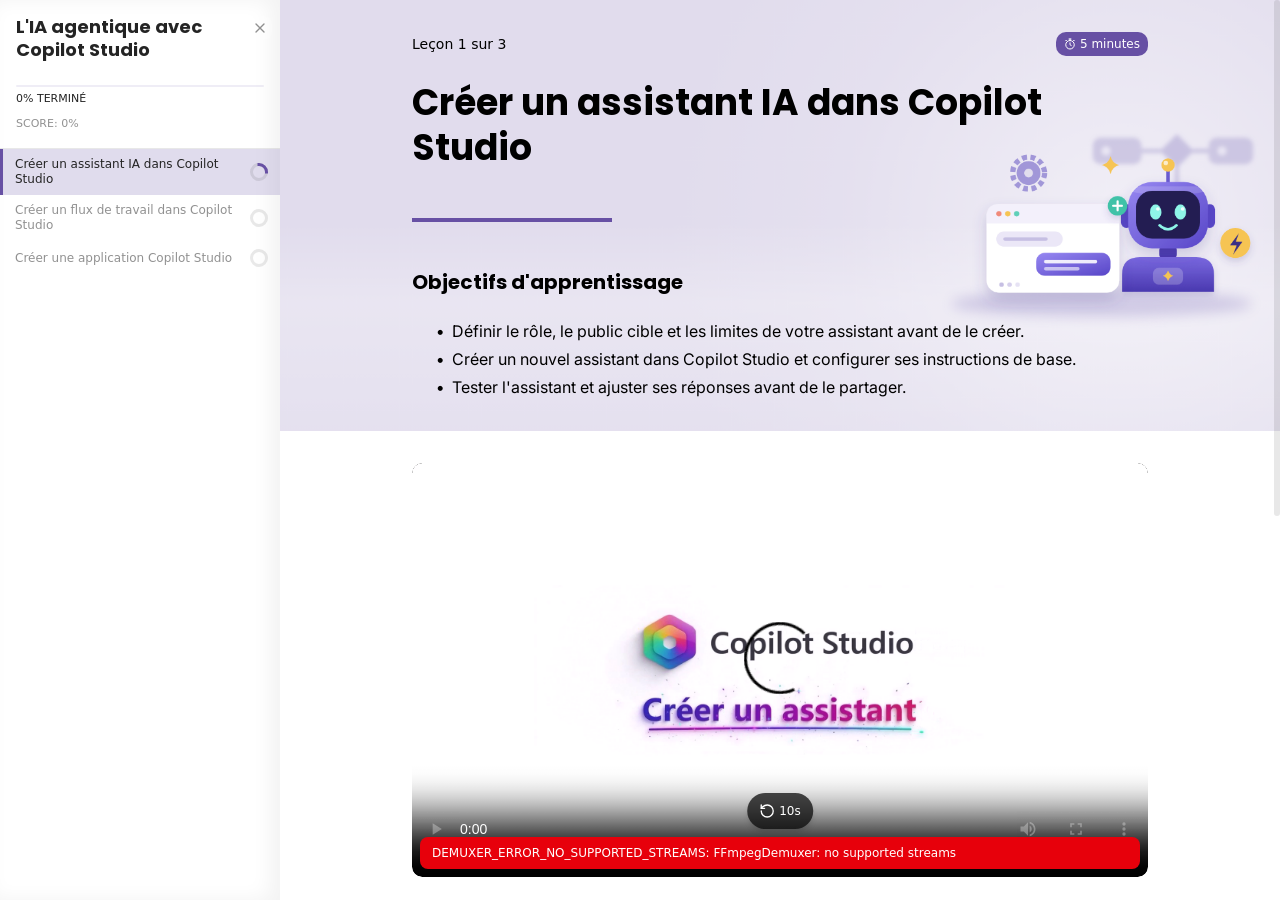
<file: exemples/microapprentissage/index.html>
<!doctype html>
<html lang="fr" dir="ltr">
  <head>
    <meta charset="UTF-8" />
    <!-- <link
      rel="icon"
      type="image/svg+xml"
      href="https://preview.scormstack.io/public/favicon.svg"
    /> -->
    <meta name="viewport" content="width=device-width, initial-scale=1.0" />
    <!-- This will be replaced with actual total slides count during build -->
    <meta name="total-slides" content="3" />
    <meta name="embed" content="html" />
    <title>L&#39;IA agentique avec Copilot Studio</title>

    <!-- Open Graph / Facebook -->
    <meta property="og:type" content="website" />
    <meta property="og:title" content="L&#39;IA agentique avec Copilot Studio" />
    <meta property="og:description" content="L&#39;IA agentique avec Copilot Studio" />
    <meta property="og:image" content="media/course-2f16704d-8ba6-4b90-9fb2-cea6e17feb7d-card-thumbnail_694cc971.webp" />
    <meta property="og:url" content="" />
    <meta property="og:site_name" content="ScormStack" />

    <!-- Twitter -->
    <meta name="twitter:card" content="summary_large_image" />
    <meta name="twitter:title" content="L&#39;IA agentique avec Copilot Studio" />
    <meta name="twitter:description" content="L&#39;IA agentique avec Copilot Studio" />
    <meta name="twitter:image" content="media/course-2f16704d-8ba6-4b90-9fb2-cea6e17feb7d-card-thumbnail_694cc971.webp" />

    <!-- LinkedIn -->
    <meta property="og:image:width" content="1200" />
    <meta property="og:image:height" content="630" />

    <script type="text/javascript">
// Course data injected during build
window.COURSE_DATA = {
  "id": "2f16704d-8ba6-4b90-9fb2-cea6e17feb7d",
  "title": "L'IA agentique avec Copilot Studio",
  "description": "",
  "cover_image": "media/course-2f16704d-8ba6-4b90-9fb2-cea6e17feb7d-card-thumbnail_694cc971.webp",
  "theme_config": null,
  "homepage": {
    "hidden": true,
    "showHero": true,
    "showToc": true,
    "showCta": true,
    "heroLayout": "center",
    "heroHeadingSize": "medium",
    "tocLayout": "hierarchy",
    "areaOrder": [
      "hero",
      "toc"
    ],
    "title": "",
    "description": "",
    "buttonLabel": "",
    "buttonIcon": "arrow-right",
    "logoImage": null,
    "image": null,
    "ctaSettings": {
      "size": "medium",
      "variant": "outline",
      "buttonColor": ""
    },
    "heroFormat": {
      "contentMaxWidth": 3,
      "paddingTop": 32,
      "paddingBottom": 32,
      "paddingLinked": true,
      "textAlign": "start",
      "gap": 24,
      "backgroundType": "THEME",
      "overlayColor": "NONE",
      "overlayOpacity": 0.4
    },
    "tocFormat": {
      "contentMaxWidth": 3,
      "paddingTop": 32,
      "paddingBottom": 32,
      "paddingLinked": true,
      "textAlign": "start",
      "gap": 24,
      "backgroundType": "LIGHT",
      "overlayColor": "NONE",
      "overlayOpacity": 0.3
    },
    "sectionLabels": {},
    "slideLabels": {},
    "sectionImages": {},
    "sectionIcons": {},
    "slideIcons": {},
    "blocks": []
  },
  "slides": [
    {
      "id": "4d008a1c-9316-489a-8a05-4c047e8be251",
      "title": "Créer un assistant IA dans Copilot Studio",
      "content": {},
      "duration": 0,
      "course_id": "2f16704d-8ba6-4b90-9fb2-cea6e17feb7d",
      "created_at": "2026-11-27T22:42:26.679903+00:00",
      "objectives": [],
      "section_id": null,
      "slide_type": "content",
      "updated_at": "2026-11-27T22:50:33.645576+00:00",
      "order_index": 0,
      "variant_ids": null,
      "blocks": [
        {
          "originalId": "979d2faf-c5b1-4472-ad5e-66c239df6491",
          "title": "Créer un assistant IA dans Copilot Studio",
          "type": "slide_intro",
          "variant": "default",
          "content": {
            "icon": "",
            "title": "Créer un assistant IA dans Copilot Studio",
            "custom": {},
            "format": {
              "gap": 24,
              "width": 100,
              "textAlign": "start",
              "textColor": "#000000",
              "paddingTop": 32,
              "showLesson": true,
              "accentColor": "",
              "paddingBottom": 32,
              "paddingLinked": true,
              "backgroundSize": "cover",
              "backgroundType": "IMAGE",
              "showObjectives": true,
              "backgroundColor": "#e1dced",
              "contentMaxWidth": 3,
              "backgroundRepeat": "no-repeat",
              "backgroundImageAlt": "",
              "backgroundImageSrc": "media/agents-copilot-studio_f1f3c0d3.png",
              "backgroundPosition": "center",
              "baseBackgroundType": "CUSTOM",
              "baseBackgroundColor": "#e1dced",
              "backgroundImageMediaId": "f1f3c0d3-b5af-4278-978f-5fbb5544ca0d"
            },
            "duration": 300,
            "objectives": [
              {
                "icon": "",
                "text": "Définir le rôle, le public cible et les limites de votre assistant avant de le créer."
              },
              {
                "icon": "",
                "text": "Créer un nouvel assistant dans Copilot Studio et configurer ses instructions de base."
              },
              {
                "icon": "",
                "text": "Tester l'assistant et ajuster ses réponses avant de le partager."
              }
            ]
          },
          "custom_layout_id": null,
          "position": 0,
          "id": "b0"
        },
        {
          "originalId": "202f6f65-5f4f-43c9-83e6-9f114b18f737",
          "title": "Créer un assistant IA dans Copilot Studio",
          "type": "video",
          "variant": "video",
          "content": {
            "url": "media/Tutoriel-Copilot_82e0c859.mp4",
            "loop": false,
            "color": "var(--primary)",
            "muted": false,
            "title": "Video title",
            "format": {
              "gap": 24,
              "width": 100,
              "textAlign": "start",
              "textColor": "",
              "paddingTop": 32,
              "accentColor": "",
              "paddingBottom": 32,
              "paddingLinked": true,
              "backgroundType": "LIGHT",
              "backgroundColor": "",
              "contentMaxWidth": 3
            },
            "poster": "media/vlcsnap-2026-11-27-17h45m23s940_1c19b6a0.png",
            "caption": "<p>Add a caption to describe the video.</p>",
            "endTime": 0,
            "mediaId": "82e0c859-c925-43f9-a11a-3f5025cdcc96",
            "preload": "metadata",
            "allowPip": true,
            "autoplay": true,
            "controls": true,
            "provider": "upload",
            "settings": {
              "completionMode": "completed"
            },
            "showSpeed": false,
            "startTime": 0,
            "subtitles": [],
            "durationMs": 60627,
            "showVolume": true,
            "aspectRatio": 1.7777777777777777,
            "description": "<p>Describe what learners will discover in this video.</p>",
            "showPlaybar": false,
            "posterOrigin": "custom",
            "enableKeyboard": true,
            "allowFullscreen": true,
            "showCaptionsByDefault": false
          },
          "custom_layout_id": null,
          "position": 1,
          "id": "b1"
        },
        {
          "originalId": "8b261749-42cd-4649-9b52-d5d36031da34",
          "title": "",
          "type": "assessment",
          "variant": "assessment_stack",
          "content": {
            "name": "Quiz de la leçon 1 : créer un assistant",
            "format": {
              "gap": 24,
              "width": 100,
              "textAlign": "start",
              "textColor": "",
              "paddingTop": 32,
              "accentColor": "",
              "paddingBottom": 32,
              "paddingLinked": true,
              "backgroundType": "GRAY",
              "backgroundColor": "",
              "contentMaxWidth": 3
            },
            "weight": null,
            "settings": {
              "completionMode": "tried"
            },
            "questions": [
              {
                "id": "question-1",
                "type": "MultipleChoice",
                "title": "<p>Depuis la page d’accueil de Copilot Studio, quelle option permet de concevoir des interfaces personnalisées qui combinent des écrans, des données et de la logique métier?</p>",
                "choices": [
                  {
                    "id": "choice-1-1",
                    "hint": "Non : l’assistant (aussi nommé agent) répond à des questions, consulte des sources d’information et effectue certaines actions.",
                    "text": "Créer un assistant",
                    "correct": false
                  },
                  {
                    "id": "choice-1-2",
                    "hint": "Non : le flux de travail automatise des processus à plusieurs étapes à l’aide de déclencheurs et d’actions.",
                    "text": "Créer un flux de travail",
                    "correct": false
                  },
                  {
                    "id": "choice-1-3",
                    "hint": "Exact : l’application sert à concevoir des interfaces personnalisées.",
                    "text": "Créer une application",
                    "correct": true
                  }
                ],
                "feedback": {
                  "correct": {
                    "text": "Bonne réponse!",
                    "image": ""
                  },
                  "incorrect": {
                    "text": "Ce n’est pas la bonne réponse.",
                    "image": ""
                  },
                  "try_again": {
                    "text": "Essayez encore.",
                    "image": ""
                  }
                },
                "solution": "<p>Depuis la page d’accueil, vous avez trois possibilités : créer un assistant, un flux de travail ou une application. C’est l’application qui sert à concevoir des interfaces personnalisées.</p>",
                "description": "Choisissez la meilleure réponse.",
                "choiceDisplay": "rows"
              },
              {
                "id": "question-2",
                "type": "MultipleResponse",
                "title": "<p>Parmi les propositions suivantes, lesquelles décrivent ce qu’un assistant peut faire?</p>",
                "choices": [
                  {
                    "id": "choice-2-1",
                    "hint": "Exact : répondre à des questions fait partie des capacités d’un assistant.",
                    "text": "Répondre à des questions",
                    "correct": true
                  },
                  {
                    "id": "choice-2-2",
                    "hint": "Exact : un assistant peut consulter des sources d’information.",
                    "text": "Consulter des sources d’information",
                    "correct": true
                  },
                  {
                    "id": "choice-2-3",
                    "hint": "Exact : un assistant peut effectuer certaines actions.",
                    "text": "Effectuer certaines actions",
                    "correct": true
                  },
                  {
                    "id": "choice-2-4",
                    "hint": "Non : cela correspond à l’option Créer une application.",
                    "text": "Concevoir des écrans et des interfaces personnalisées",
                    "correct": false
                  },
                  {
                    "id": "choice-2-5",
                    "hint": "Non : cela correspond à l’option Créer un flux de travail.",
                    "text": "Automatiser un processus à plusieurs étapes à l’aide de déclencheurs",
                    "correct": false
                  }
                ],
                "feedback": {
                  "correct": {
                    "text": "Bonne réponse!",
                    "image": ""
                  },
                  "incorrect": {
                    "text": "Ce n’est pas la bonne réponse.",
                    "image": ""
                  },
                  "try_again": {
                    "text": "Essayez encore.",
                    "image": ""
                  }
                },
                "solution": "<p>Un assistant, que Microsoft nomme aussi agent, peut répondre à des questions, consulter des sources d’information et effectuer certaines actions. Les interfaces personnalisées relèvent des applications, et les processus automatisés par déclencheurs, des flux de travail.</p>",
                "description": "Sélectionnez toutes les bonnes réponses.",
                "choiceDisplay": "rows"
              },
              {
                "id": "question-3",
                "type": "MultipleChoice",
                "title": "<p>Quelle séquence correspond à la création d’un nouvel assistant?</p>",
                "choices": [
                  {
                    "id": "choice-3-1",
                    "hint": "Non : il faut d’abord cliquer sur Assistant depuis la page d’accueil.",
                    "text": "Nommer l’assistant, le décrire en langage naturel, puis cliquer sur Assistant",
                    "correct": false
                  },
                  {
                    "id": "choice-3-2",
                    "hint": "Exact : on clique sur Assistant, on donne un nom, puis on décrit ce que l’assistant doit accomplir.",
                    "text": "Cliquer sur Assistant, le nommer, puis le décrire en langage naturel",
                    "correct": true
                  },
                  {
                    "id": "choice-3-3",
                    "hint": "Non : on donne d’abord un nom à l’assistant, puis on le décrit.",
                    "text": "Cliquer sur Assistant, le décrire en langage naturel, puis le nommer",
                    "correct": false
                  }
                ],
                "feedback": {
                  "correct": {
                    "text": "Bonne réponse!",
                    "image": ""
                  },
                  "incorrect": {
                    "text": "Ce n’est pas la bonne réponse.",
                    "image": ""
                  },
                  "try_again": {
                    "text": "Essayez encore.",
                    "image": ""
                  }
                },
                "solution": "<p>Cliquez sur Assistant depuis la page d’accueil, donnez un nom à votre nouvel assistant, puis décrivez en langage naturel ce que vous désirez qu’il accomplisse.</p>",
                "description": "Choisissez la bonne séquence d’étapes.",
                "choiceDisplay": "rows"
              },
              {
                "id": "question-4",
                "type": "StringResponse",
                "title": "<p>Complétez la phrase : Microsoft nomme aussi un assistant un ______.</p>",
                "answer": "agent",
                "feedback": {
                  "correct": {
                    "text": "Bonne réponse!",
                    "image": ""
                  },
                  "incorrect": {
                    "text": "Ce n’est pas la bonne réponse.",
                    "image": ""
                  },
                  "try_again": {
                    "text": "Essayez encore.",
                    "image": ""
                  }
                },
                "solution": "<p>Microsoft nomme aussi un assistant un agent.</p>",
                "description": "Entrez un seul mot.",
                "caseSensitive": false,
                "additionalAnswers": [
                  "un agent"
                ]
              }
            ],
            "description": "Vérifiez ce que vous avez retenu de la capsule. Ce quiz comporte 4 questions.",
            "display_mode": "stacks",
            "grade_required": 0.6,
            "problemSettings": {
              "weight": null,
              "showAnswer": "always",
              "maxAttempts": 2
            },
            "show_navigation": true,
            "display_intro_page": true,
            "display_summary_page": true
          },
          "custom_layout_id": null,
          "position": 2,
          "id": "b2",
          "adaptiveCheckpointRefs": [],
          "adaptiveCheckpointIndices": [],
          "hasAdaptiveCheckpointRules": false
        },
        {
          "originalId": "471ed9d6-d627-489d-a67d-5cfcb0cfcc9e",
          "title": "Suivant",
          "type": "navigation_button",
          "variant": "default",
          "content": {
            "icon": "",
            "text": "Suivant",
            "format": {
              "gap": 24,
              "width": 100,
              "textAlign": "center",
              "textColor": "",
              "paddingTop": 32,
              "accentColor": "",
              "paddingBottom": 32,
              "paddingLinked": true,
              "backgroundType": "THEME_TINT",
              "backgroundColor": "",
              "contentMaxWidth": 3
            },
            "settings": {
              "size": "medium",
              "width": "auto",
              "variant": "filled",
              "buttonColor": ""
            },
            "actionType": "next_slide",
            "externalUrl": "",
            "targetSlide": null,
            "autoContinue": false,
            "navigationGuidance": true,
            "enablementCondition": "all_previous_blocks",
            "reloadLmsPageOnFinish": false
          },
          "custom_layout_id": null,
          "position": 3,
          "id": "b3"
        }
      ],
      "variantIndices": null
    },
    {
      "id": "71e8ef58-cdbc-43b2-9bef-27a26008f5ee",
      "title": "Créer un flux de travail dans Copilot Studio",
      "content": {},
      "duration": 0,
      "course_id": "2f16704d-8ba6-4b90-9fb2-cea6e17feb7d",
      "created_at": "2026-11-27T22:55:40.282402+00:00",
      "objectives": [],
      "section_id": null,
      "slide_type": "content",
      "updated_at": "2026-11-27T22:56:16.536456+00:00",
      "order_index": 1,
      "variant_ids": null,
      "blocks": [
        {
          "originalId": "289728a3-78a3-40c0-90c7-3e8c9b2ffe65",
          "title": "Créer un flux de travail dans Copilot Studio",
          "type": "slide_intro",
          "variant": "default",
          "content": {
            "icon": "",
            "title": "Créer un flux de travail dans<br>Copilot Studio",
            "custom": {},
            "format": {
              "gap": 24,
              "width": 100,
              "textAlign": "start",
              "textColor": "#000000",
              "paddingTop": 32,
              "showLesson": true,
              "accentColor": "",
              "paddingBottom": 32,
              "paddingLinked": true,
              "backgroundSize": "cover",
              "backgroundType": "IMAGE",
              "showObjectives": true,
              "backgroundColor": "#e1dced",
              "contentMaxWidth": 3,
              "backgroundRepeat": "no-repeat",
              "backgroundImageAlt": "",
              "backgroundImageSrc": "media/FLUX-copilot-studio_ee04b899.png",
              "backgroundPosition": "center",
              "baseBackgroundType": "CUSTOM",
              "baseBackgroundColor": "#e1dced",
              "backgroundImageMediaId": "ee04b899-c5af-4d9b-bc46-2bb437189b48"
            },
            "duration": 300,
            "objectives": [
              {
                "icon": "",
                "text": "Identifier une tâche répétitive qui peut être automatisée par un flux de travail."
              },
              {
                "icon": "",
                "text": "Construire un flux de travail simple avec un déclencheur, une condition et des actions."
              },
              {
                "icon": "",
                "text": "Tester le flux de travail et corriger les erreurs avant de l'activer."
              }
            ]
          },
          "custom_layout_id": null,
          "position": 0,
          "id": "b4"
        },
        {
          "originalId": "f2f2836d-3064-4884-879d-df0cef9969ab",
          "title": "Video",
          "type": "video",
          "variant": "video",
          "content": {
            "url": "media/default_video_u1pkvbs.mp4",
            "loop": false,
            "color": "var(--primary)",
            "muted": false,
            "title": "Video title",
            "format": {
              "gap": 24,
              "width": 100,
              "textAlign": "start",
              "paddingTop": 32,
              "accentColor": "",
              "paddingBottom": 32,
              "paddingLinked": true,
              "backgroundType": "LIGHT",
              "backgroundColor": "",
              "contentMaxWidth": 3
            },
            "poster": "",
            "caption": "<p>Add a caption to describe the video.</p>",
            "endTime": 0,
            "preload": "metadata",
            "allowPip": true,
            "autoplay": true,
            "controls": true,
            "provider": "upload",
            "settings": {
              "completionMode": "completed"
            },
            "showSpeed": false,
            "startTime": 0,
            "subtitles": [],
            "showVolume": true,
            "aspectRatio": 1.7777777777777777,
            "description": "<p>Describe what learners will discover in this video.</p>",
            "showPlaybar": false,
            "enableKeyboard": true,
            "allowFullscreen": true,
            "showCaptionsByDefault": false
          },
          "custom_layout_id": null,
          "position": 1,
          "id": "b5"
        },
        {
          "originalId": "79265fb7-09b9-4875-98bf-363ae8d7718a",
          "title": "Suivant",
          "type": "navigation_button",
          "variant": "default",
          "content": {
            "icon": "",
            "text": "Suivant",
            "format": {
              "gap": 24,
              "width": 100,
              "textAlign": "center",
              "textColor": "",
              "paddingTop": 32,
              "accentColor": "",
              "paddingBottom": 32,
              "paddingLinked": true,
              "backgroundType": "THEME_TINT",
              "backgroundColor": "",
              "contentMaxWidth": 3
            },
            "settings": {
              "size": "medium",
              "width": "auto",
              "variant": "filled",
              "buttonColor": ""
            },
            "actionType": "next_slide",
            "externalUrl": "",
            "targetSlide": null,
            "autoContinue": false,
            "navigationGuidance": true,
            "enablementCondition": "all_previous_blocks",
            "reloadLmsPageOnFinish": false
          },
          "custom_layout_id": null,
          "position": 2,
          "id": "b6"
        }
      ],
      "variantIndices": null
    },
    {
      "id": "2ccb3e2d-feea-4d54-bed5-aa2d27166d59",
      "title": "Créer une application Copilot Studio",
      "content": {},
      "duration": 0,
      "course_id": "2f16704d-8ba6-4b90-9fb2-cea6e17feb7d",
      "created_at": "2026-11-27T22:58:24.878209+00:00",
      "objectives": [],
      "section_id": null,
      "slide_type": "content",
      "updated_at": "2026-11-27T22:58:43.772895+00:00",
      "order_index": 2,
      "variant_ids": null,
      "blocks": [
        {
          "originalId": "aea12002-4747-414e-8786-41eef5643db5",
          "title": "Créer une application Copilot Studio",
          "type": "slide_intro",
          "variant": "default",
          "content": {
            "icon": "",
            "title": "Créer une application <br>Copilot Studio",
            "custom": {},
            "format": {
              "gap": 24,
              "width": 100,
              "textAlign": "start",
              "textColor": "#000000",
              "paddingTop": 32,
              "showLesson": true,
              "accentColor": "",
              "paddingBottom": 32,
              "paddingLinked": true,
              "backgroundSize": "cover",
              "backgroundType": "IMAGE",
              "showObjectives": true,
              "backgroundColor": "#e1dced",
              "contentMaxWidth": 3,
              "backgroundRepeat": "no-repeat",
              "backgroundImageAlt": "",
              "backgroundImageSrc": "media/APP-copilot-studio_6fab1ac0.png",
              "backgroundPosition": "center",
              "baseBackgroundType": "CUSTOM",
              "baseBackgroundColor": "#e1dced",
              "backgroundImageMediaId": "6fab1ac0-58a6-42bc-9f4e-0db9b680b337"
            },
            "duration": 300,
            "objectives": [
              {
                "icon": "",
                "text": "Identifier une tâche répétitive qui peut être automatisée par un flux de travail."
              },
              {
                "icon": "",
                "text": "Construire un flux de travail simple avec un déclencheur, une condition et des actions."
              },
              {
                "icon": "",
                "text": "Tester le flux de travail et corriger les erreurs avant de l'activer."
              }
            ]
          },
          "custom_layout_id": null,
          "position": 0,
          "id": "b7"
        },
        {
          "originalId": "33d20142-c9ac-4629-b92b-dc5a5b632cb9",
          "title": "Video",
          "type": "video",
          "variant": "video",
          "content": {
            "url": "media/default_video_u1pkvbs.mp4",
            "loop": false,
            "color": "var(--primary)",
            "muted": false,
            "title": "Video title",
            "format": {
              "gap": 24,
              "width": 100,
              "textAlign": "start",
              "paddingTop": 32,
              "accentColor": "",
              "paddingBottom": 32,
              "paddingLinked": true,
              "backgroundType": "LIGHT",
              "backgroundColor": "",
              "contentMaxWidth": 3
            },
            "poster": "",
            "caption": "<p>Add a caption to describe the video.</p>",
            "endTime": 0,
            "preload": "metadata",
            "allowPip": true,
            "autoplay": true,
            "controls": true,
            "provider": "upload",
            "settings": {
              "completionMode": "completed"
            },
            "showSpeed": false,
            "startTime": 0,
            "subtitles": [],
            "showVolume": true,
            "aspectRatio": 1.7777777777777777,
            "description": "<p>Describe what learners will discover in this video.</p>",
            "showPlaybar": false,
            "enableKeyboard": true,
            "allowFullscreen": true,
            "showCaptionsByDefault": false
          },
          "custom_layout_id": null,
          "position": 1,
          "id": "b8"
        },
        {
          "originalId": "349962fc-b570-44f0-a6a3-346be5d51abf",
          "title": "Terminer l'activité",
          "type": "navigation_button",
          "variant": "default",
          "content": {
            "icon": "",
            "text": "Terminer l'activité",
            "format": {
              "gap": 24,
              "width": 100,
              "textAlign": "center",
              "textColor": "",
              "paddingTop": 32,
              "accentColor": "",
              "paddingBottom": 32,
              "paddingLinked": true,
              "backgroundType": "THEME_TINT",
              "backgroundColor": "",
              "contentMaxWidth": 3
            },
            "settings": {
              "size": "medium",
              "width": "auto",
              "variant": "filled",
              "buttonColor": ""
            },
            "actionType": "finish_and_exit_course",
            "externalUrl": "",
            "targetSlide": null,
            "autoContinue": false,
            "navigationGuidance": true,
            "enablementCondition": "all_previous_blocks",
            "reloadLmsPageOnFinish": false
          },
          "custom_layout_id": null,
          "position": 2,
          "id": "b9"
        }
      ],
      "variantIndices": null
    }
  ],
  "sections": [],
  "variants": [],
  "checkpoints": [],
  "linearOrder": [
    {
      "type": "slide",
      "linearIndex": 0,
      "id": "4d008a1c-9316-489a-8a05-4c047e8be251",
      "sectionId": null,
      "variantIndices": null
    },
    {
      "type": "slide",
      "linearIndex": 1,
      "id": "71e8ef58-cdbc-43b2-9bef-27a26008f5ee",
      "sectionId": null,
      "variantIndices": null
    },
    {
      "type": "slide",
      "linearIndex": 2,
      "id": "2ccb3e2d-feea-4d54-bed5-aa2d27166d59",
      "sectionId": null,
      "variantIndices": null
    }
  ],
  "totalAssessments": 1,
  "assessmentIds": [
    "b2"
  ],
  "settings": {
    "navigation": {
      "showScore": true,
      "sidebarColor": "var(--background)",
      "navigationType": "SIDEBAR",
      "showCoverImage": false,
      "navigationEnabled": true,
      "restrictNavigation": true,
      "slideNavigationBar": "DISABLED",
      "showScrollTopButton": false,
      "showFullscreenButton": false,
      "navigationButtonStyle": "FULL",
      "showNavigationButtons": true,
      "sidebarExpandedByDefault": true
    },
    "grading_policy": {
      "GRADER": [],
      "enabled": false,
      "GRADE_CUTOFFS": {
        "Pass": 0.6
      },
      "completionMode": "both",
      "completionThreshold": 100,
      "completion_requirements": {
        "require_all_graders": true,
        "require_minimum_counts": true
      }
    },
    "navigationGuidance": {
      "enabled": true
    },
    "scorm": {
      "enableDebugging": false
    }
  },
  "gradingData": {
    "policy": {
      "GRADER": [],
      "enabled": false,
      "GRADE_CUTOFFS": {
        "Pass": 0.6
      },
      "completionMode": "both",
      "completionThreshold": 100,
      "completion_requirements": {
        "require_all_graders": true,
        "require_minimum_counts": true
      }
    },
    "enabled": false,
    "graders": [],
    "gradeCutoffs": {
      "Pass": 0.6
    },
    "metadata": {
      "hasGradingPolicy": false,
      "totalGraders": 0,
      "graderTypes": [],
      "exportedAt": "2026-11-28T16:45:32.769Z"
    }
  },
  "assessmentMapping": {
    "b2": {
      "individualWeight": 1,
      "isOptionalForCompletion": false,
      "isViewedCompletion": false,
      "isSimpleWeight": true,
      "assessmentInfo": {
        "name": "Quiz de la leçon 1 : créer un assistant",
        "description": "Vérifiez ce que vous avez retenu de la capsule. Ce quiz comporte 4 questions.",
        "gradeRequired": 0.6,
        "totalQuestions": 4
      }
    }
  }
};
console.log("Course data loaded:", "L'IA agentique avec Copilot Studio", "(3 slides)");
      
// System labels for translation injected during build
window.__UI_LABELS__ = {
  "media.enlarge_image": "Agrandir l’image",
  "matching.item": "Élément à associer",
  "matching.selected": "{item} sélectionné. Choisissez un élément dans l’autre colonne.",
  "matching.deselected": "{item} désélectionné.",
  "matching.connected": "{left} associé à {right}.",
  "matching.disconnected": "Association entre {left} et {right} supprimée.",
  "assessment.submit": "Envoyer",
  "assessment.submitted": "Réponse envoyée",
  "assessment.ungraded_submitted": "Réponse envoyée",
  "assessment.try_again": "Réessayer",
  "assessment.next_question": "Question suivante",
  "assessment.previous": "Précédent",
  "assessment.view_results": "Voir les résultats",
  "assessment.start_assessment": "Commencer l'évaluation",
  "assessment.assessment_results": "Résultats de l'évaluation",
  "assessment.assessment_passed": "Évaluation réussie",
  "assessment.assessment_not_passed": "Évaluation non réussie",
  "assessment.review_questions": "Revoir les questions",
  "assessment.continue_assessment": "Continuer l'évaluation",
  "assessment.complete_assessment": "Terminer l'évaluation",
  "assessment.empty_description": "Ajoutez des questions pour afficher cette évaluation.",
  "assessment.correct": "Correct",
  "assessment.incorrect": "Incorrect",
  "assessment.partially_correct": "Partiellement correct",
  "assessment.questions": "Questions",
  "assessment.question": "Question",
  "assessment.of": "sur",
  "assessment.points_possible": "Points",
  "assessment.overview": "Aperçu",
  "assessment.results": "Résultats",
  "assessment.attempts": "Essais",
  "assessment.attempts_per_question": "Le nombre maximum d'essais par question est",
  "assessment.unlimited_attempts": "Vous avez un nombre illimité d'essais pour répondre à cette évaluation",
  "assessment.progress": "Progression",
  "assessment.total_point_possible": "Le total de points possible est",
  "assessment.total_points_possible": "Le total des points possible est",
  "assessment.required": "Requis",
  "assessment.attempts_available": "essai(s)",
  "assessment.fill_in_blank.choose": "Choisir...",
  "assessment.fill_in_blank.type_here": "Votre réponse...",
  "assessment.string.type_here": "Votre réponse...",
  "assessment.case_sensitive": "Case sensitive",
  "assessment.case_insensitive": "Case insensitive",
  "assessment.blanks": "réponses",
  "assessment.success_meter.extra_question": "Question supplémentaire",
  "assessment.success_meter.points": "Points",
  "assessment.success_meter.continue_with_extra_questions": "Continuer avec les questions supplémentaires",
  "assessment.success_meter.performance_level": "Niveau",
  "assessment.numerical.type_here": "Votre réponse...",
  "assessment.numerical.tolerance": "Tolérance",
  "assessment.enter_response": "Entrez votre réponse ici...",
  "assessment.response_saved": "Réponse enregistrée",
  "assessment.edit_response": "Modifier la réponse",
  "assessment.explanation": "Explication",
  "assessment.score": "Score",
  "assessment.success_meter.checkpoint_reached": "Checkpoint atteint!",
  "assessment.success_meter.you_need": "Vous avez besoin de",
  "assessment.success_meter.to_complete_the_assessment": "pour compléter l'évaluation",
  "assessment.success_meter.lets_try_a_few_more_questions_to_boost_your_score": "Essayons avec quelques questions supplémentaires pour augmenter votre score!",
  "assessment.success_meter.maximum_attempts_reached": "Nombre maximum d'essais atteint",
  "navigation.back": "Retour",
  "navigation.category_text": "Texte",
  "navigation.category_image": "Image",
  "navigation.category_media": "Média",
  "navigation.category_content": "Contenu",
  "navigation.category_interactive": "Interactif",
  "navigation.category_assessment": "Évaluation",
  "navigation.category_separator": "Séparateur",
  "navigation.category_navigation": "Navigation",
  "navigation.requirements_info": "Afficher les conditions de navigation",
  "navigation.requirements_title": "Avant de continuer",
  "navigation.requirements_description": "Terminez les contenus suivants pour débloquer la navigation. Sélectionnez un élément pour y accéder.",
  "navigation.requirements_block": "Bloc",
  "navigation.requirements_view": "Consultez ce contenu.",
  "navigation.requirements_attempt": "Terminez cette activité.",
  "navigation.requirements_success": "Réussissez cette activité.",
  "navigation.requirements_locked": "Terminez d’abord les contenus précédents. Accédez au bouton de déblocage.",
  "drag_and_drop.unplaced_items": "Éléments non placés",
  "drag_and_drop.all_items_placed": "Tous les éléments sont placés",
  "drag_and_drop.remove_item_hint": "Faites glisser un élément ici pour le retirer",
  "drag_and_drop.content_error": "Erreur de contenu",
  "drag_and_drop.background_alt": "Arrière-plan du glisser-déposer",
  "navigation.start": "Commencer",
  "navigation.next": "Suivant",
  "navigation.continue": "Continuer",
  "navigation.finish": "Terminer",
  "navigation.finish_refresh_lms": "Votre session est terminée. Actualisez la page du LMS pour voir votre statut à jour.",
  "navigation.previous": "Précédent",
  "navigation.go_to_page": "Aller à la page {page}",
  "navigation.go_to_card": "Aller à la carte {card}",
  "navigation.completed": "Terminé",
  "navigation.of": "de",
  "navigation.current_page": "Page actuelle",
  "scene.seekbar": "Chronologie de la diapositive",
  "scene.score": "Score",
  "scene.label": "Scène",
  "scene.slide": "Diapositive",
  "scene.navigation": "Navigation de la scène",
  "scene.open_navigation": "Ouvrir la navigation",
  "scene.close_navigation": "Fermer la navigation",
  "scene.progress": "Progression de la scène",
  "scene.enter_fullscreen": "Passer en plein écran",
  "scene.exit_fullscreen": "Quitter le plein écran",
  "resume.welcome_back": "Bon retour !",
  "resume.last_on": "Vous étiez sur",
  "resume.slide": "Diapositive",
  "resume.of": "de",
  "resume.resume_course": "Reprendre le cours",
  "resume.start_over": "Recommencer",
  "resume.progress_saved": "Votre progression a été sauvegardée automatiquement",
  "resume.loading_course": "Chargement du cours...",
  "resume.please_wait": "Veuillez patienter pendant que nous préparons votre expérience d'apprentissage.",
  "general.loading": "Chargement...",
  "general.save": "Enregistrer",
  "general.cancel": "Annuler",
  "general.close": "Fermer",
  "runtime.content_unavailable": "Ce contenu n’a pas pu être affiché.",
  "general.error": "Erreur",
  "general.retry": "Réessayer",
  "general.download": "Télécharger",
  "tabs.more": "de plus",
  "flashcard.click_to_flip": "Cliquer pour retourner",
  "flashcard.click_to_flip_back": "Cliquer pour retourner",
  "flashcard.card_number": "Carte",
  "flashcard.no_flashcards": "Aucune carte disponible",
  "flashcard.card": "Carte mémoire",
  "flashcard.showing_front": "Affichage du recto",
  "flashcard.showing_back": "Affichage du verso",
  "flashcard.press_to_flip": "Appuyez sur Entrée ou Espace pour retourner",
  "timeline.no_events": "Aucun événement de chronologie à afficher",
  "audio.show_transcript": "Afficher la transcription",
  "continue.button_text": "Texte du bouton",
  "continue.auto_progress": "Progression automatique après délai",
  "continue.continue": "Continuer",
  "slide_intro.untitled_lesson": "Leçon sans titre",
  "slide_intro.learning_objectives": "Objectifs d'apprentissage",
  "slide_intro.lesson": "Leçon",
  "slide_intro.of": "sur",
  "slide_intro.table_of_contents": "Table des matières",
  "slide_intro.minute": "minute",
  "slide_intro.minutes": "minutes",
  "homepage.course_home": "Accueil",
  "homepage.table_of_contents": "Table des matières",
  "homepage.start_course": "Démarrer le cours",
  "flow.begin": "Commencer",
  "flow.start_again": "Recommencer",
  "flow.step": "Étape",
  "flow.of": "sur",
  "video.play": "Lire",
  "video.pause": "Pause",
  "video.loading": "Chargement...",
  "video.error": "Erreur lors du chargement de la vidéo",
  "accordion.expand": "Développer",
  "accordion.collapse": "Réduire",
  "separator.section_break": "Saut de section",
  "media.alt_text": "Description de l'image",
  "media.caption": "Légende",
  "media.loading": "Chargement du média...",
  "media.error": "Erreur lors du chargement du média",
  "click_on_image.click_to_place_areas": "Cliquer pour placer des zones",
  "click_on_image.click_to_place_areas_up_to_start": " (jusqu'à ",
  "click_on_image.click_to_place_areas_up_to_end": ").",
  "click_on_image.click_to_place_areas_to_remove": " Cliquer sur les zones placées pour les supprimer",
  "click_on_image.click_to_place_area": "Cliquer pour placer une zone",
  "click_on_image.click_to_place_area_to_remove": "Cliquer sur la zone placée pour la supprimer",
  "web_simulation.start": "Démarrer",
  "web_simulation.restart": "Redémarrer",
  "web_simulation.loading": "Chargement de la simulation...",
  "web_simulation.failed_to_load_image": "Échec du chargement de l'image",
  "web_simulation.no_image_configured": "Aucune image configurée pour cette étape",
  "web_simulation.navigate_to": "Naviguer vers",
  "web_simulation.area": "zone",
  "web_simulation.step": "Étape",
  "web_simulation.of": "sur",
  "web_simulation.progress": "Progression",
  "web_simulation.click_on_image": "Cliquer sur l'image",
  "categorization.keyboard_hint": "Appuyez sur Espace ou Entrée pour prendre un élément. Utilisez Droite ou Bas pour la destination suivante, Gauche ou Haut pour la précédente. Appuyez sur Espace ou Entrée pour le déposer, ou Échap pour annuler.",
  "categorization.picked_up": "Élément pris : {item}.",
  "categorization.over_target": "{item} : {category}. Appuyez sur Espace ou Entrée pour déposer.",
  "categorization.dropped": "{item} placé dans {category}.",
  "categorization.cancelled": "Déplacement de {item} annulé.",
  "categorization.not_dropped": "{item} n’a pas été déplacé.",
  "categorization.remove_item": "Retirer {item} de {category}",
  "categorization.item": "Élément",
  "categorization.drop_here": "Déposez les éléments ici",
  "sorting.item": "Élément",
  "sorting.drag_item": "Faire glisser l’élément",
  "sorting.position_for": "Position de",
  "sorting.move_previous": "Déplacer vers la position précédente",
  "sorting.move_next": "Déplacer vers la position suivante",
  "sorting.correct_position": "Position correcte",
  "sorting.correct_order": "Ordre correct",
  "matching.pairedItems": "Éléments reliés",
  "matching.pairedItemsAriaLabel": "Éléments reliés. Appuyez sur Espace ou Entrée pour délier.",
  "access.password_required": "Mot de passe requis",
  "access.password_description": "Ce cours est protégé par un mot de passe. Veuillez entrer le mot de passe pour accéder au contenu.",
  "access.enter_password": "Entrez le mot de passe",
  "access.incorrect_password": "Mot de passe incorrect. Veuillez réessayer.",
  "access.password_not_configured": "La vérification du mot de passe n'est pas configurée correctement.",
  "access.unable_to_verify": "Impossible de vérifier le mot de passe. Veuillez réessayer.",
  "access.contact_provider": "Contactez le fournisseur du cours si vous avez besoin du mot de passe.",
  "access.verifying": "Vérification...",
  "access.continue": "Continuer",
  "access.enter_email": "Entrez votre e-mail",
  "access.enter_email_placeholder": "votre@email.com",
  "access.enter_email_description": "Nous utilisons votre e-mail pour vous identifier",
  "access.choose_nickname": "Choisissez un pseudo",
  "access.nickname_placeholder": "ex: PhoenixBleu42",
  "access.nickname_description": "Nous utilisons votre pseudo pour vous identifier",
  "access.enter_name": "Entrez votre nom",
  "access.name_placeholder": "ex: Jean Dupont",
  "access.name_description": "Nous utilisons votre nom pour vous identifier",
  "access.field_required": "Ce champ est requis",
  "access.invalid_email": "Veuillez entrer une adresse e-mail valide",
  "access.min_length": "Doit contenir au moins 2 caractères",
  "access.max_length": "Doit contenir 100 caractères ou moins",
  "access.saving": "Enregistrement...",
  "access.saved": "Enregistré !",
  "access.progress_tracked": "Votre progression sera suivie",
  "access.failed_to_save": "Échec de l'enregistrement. Veuillez réessayer.",
  "completion.passed_title": "Félicitations ! Vous avez réussi !",
  "completion.completed_title": "Cours terminé",
  "completion.completed_description": "Vous avez terminé ce cours avec succès. Bravo !",
  "completion.attempts_exhausted_title": "Évaluation non validée",
  "completion.attempts_exhausted_description": "Vous avez utilisé toutes les tentatives d’une évaluation obligatoire sans atteindre le score requis.",
  "completion.failed_description": "Vous avez terminé ce cours. Vous pouvez revoir le contenu et réessayer pour obtenir une note de passage.",
  "completion.score": "Score",
  "completion.your_score": "Votre score",
  "completion.continue_reviewing": "Continuer la révision",
  "completion.exit_course": "Quitter le cours",
  "completion.debug_info": "Infos de débogage",
  "completion.scorm_version": "Version SCORM",
  "completion.status": "Statut",
  "completion.passing": "Réussite",
  "completion.na": "N/A",
  "assessment.correct_answer": "Bonne réponse",
  "interactive_image.hotspot": "Point interactif",
  "interactive_image.press_to_view": "Appuyez sur Entrée ou Espace pour afficher les détails",
  "interactive_image.click_to_view": "Cliquez pour afficher le contenu",
  "interactive_image.close_tooltip": "Fermer l'infobulle",
  "interactive_image.close_sidebar": "Fermer le panneau latéral",
  "interactive_image.close_modal": "Fermer la fenêtre modale",
  "interactive_image.press_escape_close": "Appuyez sur Échap pour fermer",
  "time_requirements.completed": "Temps requis atteint",
  "time_requirements.spend_at_least": "Passez au moins {time} sur cette section",
  "time_requirements.elapsed": "Écoulé : {time}",
  "time_requirements.remaining": "Il reste {time}",
  "time_requirements.done": "Terminé",
  "time_requirements.minute": "minute",
  "time_requirements.minutes": "minutes",
  "time_requirements.second": "seconde",
  "time_requirements.seconds": "secondes",
  "reactions.prompt": "Que pensez-vous de ce contenu ?",
  "reactions.rating_prompt": "Comment évalueriez-vous ce contenu ?",
  "reactions.like": "J'aime",
  "reactions.learned_something": "J'ai appris quelque chose",
  "reactions.not_up_to_date": "Ce n'est plus à jour",
  "reactions.question": "J'ai une question",
  "reactions.comment_label": "Ajouter un court commentaire",
  "reactions.comment_placeholder": "Partagez un court commentaire (150 caractères max)",
  "reactions.comment_help": "Ce commentaire est envoyé avec les données d'analyse mais n'est pas stocké dans les données de reprise.",
  "reactions.comment_sent": "Commentaire envoyé",
  "reactions.send_comment": "Envoyer le commentaire",
  "reactions.complete_above": "Terminez le contenu ci-dessus pour réagir.",
  "reactions.selection_locked": "Votre réaction est enregistrée et verrouillée.",
  "runtime.empty_content": "Aucun contenu à afficher pour le moment.",
  "runtime.course_load_error": "Impossible de charger le cours. Vérifiez votre connexion et réessayez.",
  "runtime.course_load_timeout": "Le chargement du cours prend plus de temps que prévu. Vérifiez votre connexion et réessayez.",
  "runtime.slide_content": "Contenu de la diapositive",
  "navigation.skip_to_content": "Aller au contenu principal",
  "navigation.course_progress": "Progression du cours",
  "navigation.scroll_to_top": "Revenir en haut",
  "navigation.change_language": "Changer de langue (langue actuelle : {language})",
  "navigation.available_languages": "Langues disponibles",
  "navigation.swipe": "Balayez pour naviguer",
  "assessment.feedback": "Retour",
  "matching.keyboard_hint": "Utilisez Tab pour naviguer, Espace ou Entrée pour sélectionner et associer, et Échap pour désélectionner.",
  "matching.unpair": "Dissocier les éléments",
  "media.seek_back": "Reculer de {seconds} secondes",
  "media.seek_forward": "Avancer de {seconds} secondes",
  "media.stop": "Arrêter",
  "audio.narration": "Narration audio",
  "audio.previous_segment": "Lire le segment de narration précédent",
  "audio.next_segment": "Lire le segment de narration suivant",
  "runtime.powered_by": "Propulsé par {brand}",
  "slide_intro.title": "Titre",
  "slide_intro.objective": "Objectif",
  "flow.introduction": "Introduction",
  "flow.conclusion": "Conclusion",
  "media.playback_position": "Position de lecture",
  "media.playback_speed": "Vitesse de lecture"
};
console.log("System labels loaded: 291 translations");
        
// Current locale injected during build
window.__CURRENT_LOCALE__ = "fr";
console.log("Current locale set to: fr");
      
// Text direction injected during build
window.__TEXT_DIRECTION__ = "ltr";
document.documentElement.setAttribute('dir', "ltr");
console.log("Text direction set to: ltr");
      
// Custom layouts injected during build
window.__CUSTOM_LAYOUTS__ = {};
console.log("Custom layouts loaded: 0 layouts");
      
// API base URL for internal API calls
window.__API_BASE_URL__ = "https://app.scormstack.io";
console.log("API base URL set to: https://app.scormstack.io");
      
// Progress tracking setting
window.__TRACK_PROGRESS__ = false;
window.__IS_SCORM_WITH_TRACKING__ = false;
console.log("Progress tracking disabled");
      
// Secure embed token for API authentication
window.__EMBED_TOKEN__ = "2f16704d-8ba6-4b90-9fb2-cea6e17feb7d.1795884334005.mOt1ohx4v3b1fAhSqZHheQXbJvtcAF5pNzURMdDq5N8";
console.log("Embed token loaded");
      
// Learner identification type
window.__LEARNER_IDENTIFICATION_TYPE__ = "none";
console.log("Learner identification type: none");
      
// Password protection disabled
window.__PASSWORD_PROTECTED__ = false;
      </script>
    <!-- Dynamic asset loading with CDN fallback for file:// protocol -->
    <script>
      (function() {
        // Detect if running from local file system (file://) which blocks ES modules due to CORS
        var isFileProtocol = window.location.protocol === 'file:';
        // Use local assets for HTTP/HTTPS, CDN for file:// protocol
        var cdnBase = 'https://preview.scormstack.io/embed/runtime/v0.5/assets/';
        var localBase = './assets/';
        var base = isFileProtocol ? cdnBase : localBase;
        
        if (isFileProtocol) {
          console.log('📁 Running from file:// protocol - using CDN for runtime assets');
        } else {
          console.log('🌐 Running from ' + window.location.protocol + ' - using local assets');
        }
        
        // Load CSS
        var css = document.createElement('link');
        css.rel = 'stylesheet';
        css.href = base + 'index.css';
        document.head.appendChild(css);
        
        // Load JS modules in order (vendor first, then index)
        var vendor = document.createElement('script');
        vendor.type = 'module';
        vendor.crossOrigin = 'anonymous';
        vendor.src = base + 'vendor.js';
        document.head.appendChild(vendor);
        
        var main = document.createElement('script');
        main.type = 'module';
        main.crossOrigin = 'anonymous';
        main.src = base + 'index.js';
        document.head.appendChild(main);
      })();
    </script>
    <!-- Load vendor.js first as a module -->
    <!-- Then load index.js which depends on vendor.js -->
    <style id="theme-styles">
@import url('https://fonts.googleapis.com/css2?family=Inter:ital,wght@0,100;0,200;0,300;0,400;0,500;0,600;0,700;0,800;0,900;1,100;1,200;1,300;1,400;1,500;1,600;1,700;1,800;1,900&display=swap');
@import url('https://fonts.googleapis.com/css2?family=Poppins:ital,wght@0,100;0,200;0,300;0,400;0,500;0,600;0,700;0,800;0,900;1,100;1,200;1,300;1,400;1,500;1,600;1,700;1,800;1,900&display=swap');

:root {
  --dark-color: oklch(0.260325 0.000000 0.000000);
  --dark: oklch(0.260325 0.000000 0.000000);
  --gray-color: oklch(0.961638 0.001716 67.802164);
  --gray: oklch(0.961638 0.001716 67.802164);
  --accent-color: oklch(0.710139 0.120949 203.128145);
  --accent: oklch(0.710139 0.120949 203.128145);
  --danger-color: oklch(0.569667 0.193436 24.684084);
  --danger: oklch(0.569667 0.193436 24.684084);
  --heading-color: oklch(0.260325 0.000000 0.000000);
  --primary-color: oklch(0.495521 0.130457 293.709078);
  --primary: oklch(0.495521 0.130457 293.709078);
  --success-color: oklch(0.510350 0.165397 142.668077);
  --success: oklch(0.510350 0.165397 142.668077);
  --warning-color: oklch(0.829017 0.171221 81.038071);
  --warning: oklch(0.829017 0.171221 81.038071);
  --background-color: oklch(1 0 0);
  --background: oklch(1 0 0);
  --foreground-color: oklch(0.260325 0.000000 0.000000);
  --foreground: oklch(0.260325 0.000000 0.000000);
  --primary-foreground: white;
  --gray-foreground: oklch(0.260325 0.000000 0.000000);
  --font-body: "Inter", system-ui, sans-serif;
  --font-heading: "Poppins", system-ui, sans-serif;
  --radius: 0.625rem;
  --card-border-width: 1px;
  --card-border-color: oklch(0.95 0 0);
  --heading-weight: 700;
}

.font-heading { font-family: var(--font-heading); }
.font-body { font-family: var(--font-body); }

/* Override heading weight */
h1, h2, h3, h4, h5, h6 { font-weight: var(--heading-weight) !important; }
</style>
  </head>
  <body>
    <div id="root"></div>
  </body>
</html>
</file>
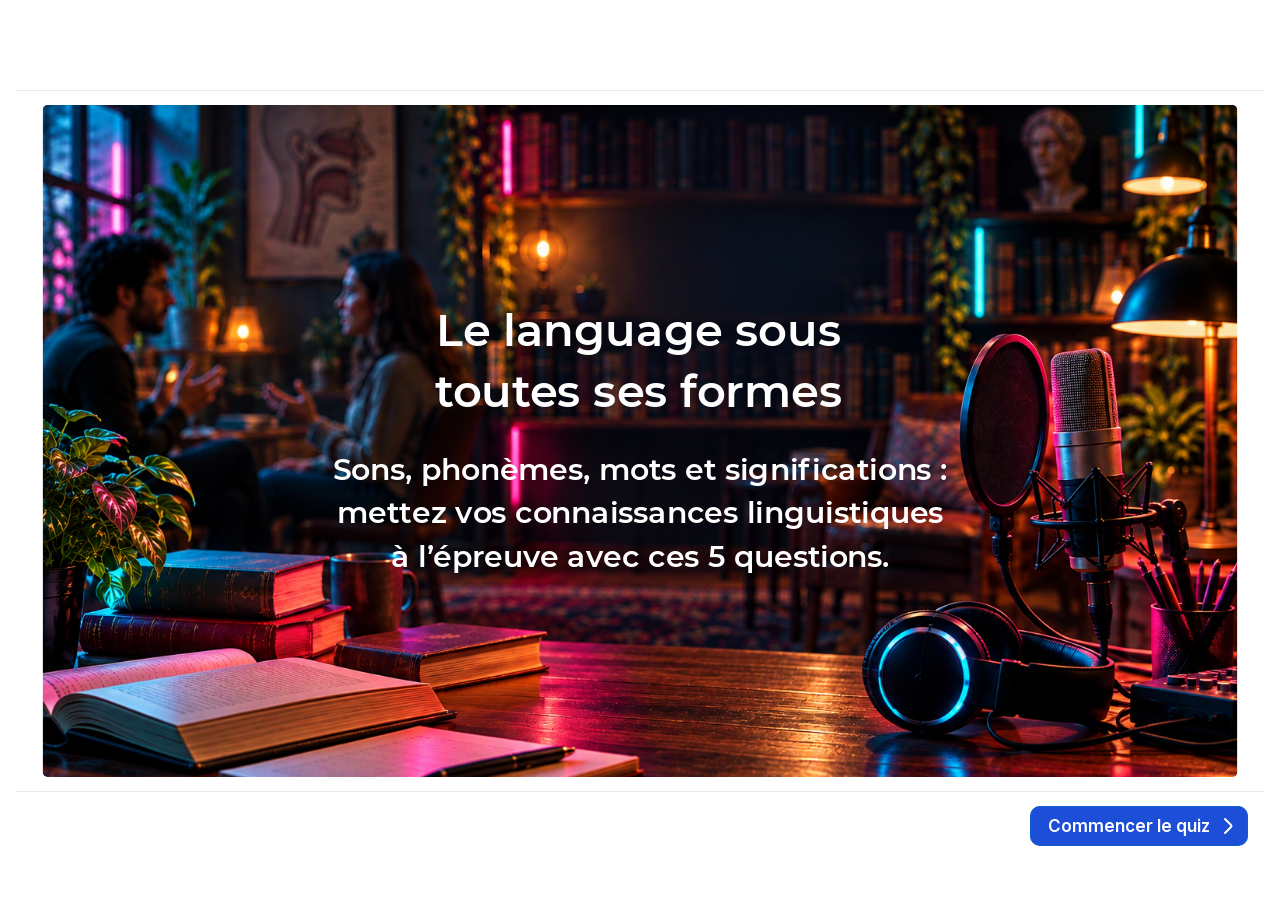
<file: exemples/quiz-interactif/index.html>
<!DOCTYPE html>
<!-- Created with iSpring --><!-- 1296 812 --><!--version 11.23.13.39008 --><!--type html --><!--mainFolder ./ -->
<html style=background-color:#ffffff;>
<head>
    <meta http-equiv="Content-Type" content="text/html;charset=utf-8"/><meta name="viewport" content="width=device-width,initial-scale=1,minimum-scale=1,maximum-scale=1,user-scalable=no"/><meta name="format-detection" content="telephone=no"/><meta name="apple-mobile-web-app-capable" content="yes"/><meta name="apple-mobile-web-app-status-bar-style" content="black"/><meta http-equiv="X-UA-Compatible" content="IE=edge"/><meta name="msapplication-tap-highlight" content="no"/><title>Demo-iSpring</title><link rel="apple-touch-icon-precomposed" href="data/apple-touch-icon.png"/><link rel="shortcut icon" type="image/ico" href="data/favicon.ico"/><style>body {background-color:#ffffff;}#spr0_21ae60 {display:none;}</style>
    
    
    <style>
		#playerView {
			position:absolute;
			-webkit-tap-highlight-color:rgba(0,0,0,0);
			-webkit-user-select:none;
			-moz-user-select:none;
			-webkit-touch-callout:none;
			-webkit-user-drag:none;
		}
		#playerView * {
			position:absolute;
		}
		#preloader {
			width: 50px;
			height: 50px;
			position: absolute;
			top: 0;
			left: 0;
			bottom: 0;
			right: 0;
			margin: auto;
			border-radius: 10px;
			background-color: rgba(0, 0, 0, 0.5);
		}

		#preloader::after {
			content: '';
			position: absolute;
			background: url([data-uri]);
			background-size: cover;
			top: 0;
			left: 0;
			bottom: 0;
			right: 0;
			animation: preloader_spin 1s infinite linear;
			-webkit-animation: preloader_spin 1s infinite linear;
		}

		@keyframes preloader_spin { 0% {transform: rotate(0deg);} 100% {transform: rotate(360deg);} }
		@-webkit-keyframes preloader_spin { 0% {-webkit-transform: rotate(0deg);} 100% {-webkit-transform: rotate(360deg);}}
    </style>
</head>
<body>
	<div id="preloader"></div>
	<script src="data/browsersupport.js?C90FD13B"></script>
	<script src="data/player.js?C90FD13B"></script>
    <div id="content"></div>
    <div id="spr0_21ae60"></div>
    <script>
		document.addEventListener("DOMContentLoaded", () => (function(startup){
			function start(savedPresentationState)
			{
				var presInfo = "[base64]/2tf/3AxAjRtXX5tBfjlZ/wCvyY8pUct0rr8UWy0oghgsfgVIN2OuHdB/JiKZfHTwz8fjjJ0EFfQvcPoqIruPiE7KaPlJ9DRYTSauQUvqoqcCXDmibpkvwo+PQxelcHnh3WOm9TYj6YNeuxHLyroiyfQswq6fxi9SivoJ6xceWV0r30YnVT07rcPejupOPB8X4oAvrWs5DvWW9x6gPUI10mx7u/mzJG4h8M1HJOs9SBq5WtrkafUQ3F/jCI/Ae7TAPdZcZxvJAqFAbDAfXEtHglQ5KL0G4r8lBTHoRwvWx5JyD9++JSyL5FP7ik/+SnOeQS+Gcg9eudc73WBbNQzRT7u9YbAQt0z9Vhtd/pnaue0PZCVh8xXJWlyJugWiaMNP7i55jkkuVvOABIVbNTLyegcNPQ2ZoHL2oJYfhRWtU/abVk4qXfS7130e6fAYr3TfqffoceyjNEQ9uZ0Mx4GLSGjZQQJ5dIN4YzMfCq59Bd0VgrIXJ1FkLRPPoeLRQskKHjTxdl5H8pAw587Pbkjty+6uEBKm97u5q3Qd4WmhlH8Be0C827vEszN9kORWqDY8s+j2WlVM1Gu/3vVZkVWNup4VtXxz6hiv6oie4GKve+mIjuo4k4Ozv4/Om7cyJ7tT7j/LNfVobchlSZGTcGzsoLySbt/Ibfl07PORsvT9kX/LFsguwhvF4Gqlm7v79wuOXTJZqHv1dTof3c1Nh5DdhOj1SzkHuU28VgKpCtjHwv9kMei3cTMowMy//mWh2ng4ZLYBOX/og+H8rADKocRmbPkHs4C1d9HFC2zTEMTLQgF6D5d0iDZylHmCVvRijTtVLvQBt8k7SpcUV4Vpukd/fQFwkSSliV0e93zrvZCCQ1m9Tq9857+Qjl1g54vxgxvwz8SsIjc7gv4UPx56rzo+39cQi0iHfHnqbOcLQm/H6RJEgZ7lJC1nq6df5ughsho/Yvhy9QS9VYR0tbPOqr2ciHfQ52ao58XpF0RdVWeJSem8zDwngoZ5u2w962i6qrpp/j3hfLqYfsmtfYE7ltUqoXuTIZe2X65kLo6z5D0gI0iSHjoj0lAffFeJyt2SxIWBtehh9DZveMDKeHsHvHwltM4HhBxEw1wOvCKpr3M8BEggASFCJctqc8C8Za8Cz+bZEb9zVtnxWIG5/NWliFUNbNo+zKCxRGYVyznjzNYtdJEiC4jx8A7Y5LGtAzExRlkkk0S2iB9zOmqLt2mn1ngVYDCDaN0OaM8LkPFuhX493UpTjpLWOLTuOFe9A0vg29CP11SNYvHPictYHtIlsy/[base64]/MUZwyKaBR78cr8I0lkgqeetH0FzyqOQTyWMkCmMmxpqjAyIt17Wup2NlpJsgEUqcU4kFi/UjZEHKD54dKTfGG8U1rNF0MAExIwclQB6C71CLLacckuLormuM3uDZMeFkuf4tgQhK3msynwPpsBnzWbJ+PCgCWE3HTzefZ7NrjXcMjtNov8ETzbDAVtvOTBUy4OQITgrjwPUeC/eccyYD13BN3dmccyBax5B8XHBr9UzJoyP9g5u7FQ+lbEXEh5V7D4xt/WZ7YMzXj/P1o0cbDjlvjdFUHylCy3zZMA334/TaEn7MpmEuAbkgu0tPRKIsb2TZ14pZCNLWjzH5BmFgi6OPXN2ejq8s10J77sIklLxUisCwrNFAtOqnMROmo6k1nKrWZORWk0J6le9Prge6/QrCzqVXruUqeQo5r2oCb2D5cPRXDOquHv73Cqh/rdhvM4tUW4cFbfrecK/[base64]/[base64]/hWTqRcxWtgZaS3gfUBslGwR1Dfsd7CDnypbXwUNWGlLNsqNV3I7iILt6kdCNeJ9J6LHsxBwdck/aWsWSytUvgSFX16iex90nSBo7+bQMgMxdxXOzgulSV7BAYw/zW8VzkmdBCsH3PJSCWCgKGd6WDjaFJwqmBpoNQ4r+KxNZ6MpzaQBgAzQgSWgiqGHqCMNAeOCUJjKyDiL5L/+6//IlFEOGW+RIOsIiJyH2+ayAGBY8t2bcVwn5QX8oQTlucPcKaqa5jo7ybG36dDBTqd1pRDgUhCkS1YVCB0jilDJTE4B68JehMREIsUahgLAf/rSlr/e5eXcmKFO/QPr04a9aiw3f6UXhAGwXnmTVkp5gbsvxbr79CduX38+1zrqDDz2TDjHvZ8VgnlAMwJ3+96IsUMHqcZXz+h316NXhaDl1wpPdMnLwvHizRoViCfl1XLNJUxNJKBgTynFByxDFkQ74J1aKNIKipIhNePX9v/AO1e2xUV+WlN0sgC7YYCls7TQDwhw6ZZfXvkvT5wDBc5xAHekT7TWYYQ2fxEP6gWz7PbwJOktwVo+lCZmK5YEf2CL0nuH7AAh5/ckoyma5r6xbuc04jDM503TCMQaOCihBWzCjSKgK1/4xXVc5pfP1Lpb9n9mxx7dtOspNezveXoiq1egatGqpjOlSAAs3hlE+KO7jDd7ftWJADmdpz6YKiUcGCATQPKz2VjZOHkXHebYn6JHPv91/9U8LuX2IX4OPcdL842HIPUxHoUTTxrjdAjg+37oQZGfTZXZScaPlDZPu13Uqo2PG+R1nBYfRZnAFcZZBpu35db9XAzf0FstkuP2gJlQE5WJ+Jr4t/hRxppLP5/6ghGApJms3EqRmoapDASi4nKY4l4iObTXpYqTSO0YB8xKZYGFmFdHtTtO9ARMY1jODHfqrlF4usYiECMqWK+Spgv4lmepMsHiiCWnVPa3j6zWH1zSzw5UeEHh3ETRbkwmmzeO6alaNm4r94RfiscuUnO7J2bFyCUQvZ7pRBo8fnAw8N/AUtTiHM=";
				PresentationPlayer.start(presInfo, "content", "playerView", onPlayerInit, savedPresentationState);
				function onPlayerInit(player)
				{
					(function(player){
	(function(player)
{
	function findConnector(win)
	{
		var retries = 0;
		while (!win.ispringPresentationConnector && win.parent && win.parent != win)
		{
			++retries;
			if (retries > 7)
			{
				return null;
			}

			win = win.parent;
		}
		return win.ispringPresentationConnector;
	}

	function getConnector()
	{
		var api = findConnector(window);
		if (!api && window.opener && (typeof(window.opener) != "undefined"))
		{
			api = findConnector(window.opener);
		}
		return api;
	}

	try
	{
		var connector = getConnector();
		if (connector)
		{
			connector.register(player);
		}
	}
	catch (e) {}
})(player);

})(player);

					var preloader = document.getElementById("preloader");
					preloader.parentNode.removeChild(preloader);
				}
			}

			if (startup)
				startup(start);
			else
				start();
		})());
    </script>
</body>
</html>
</file>
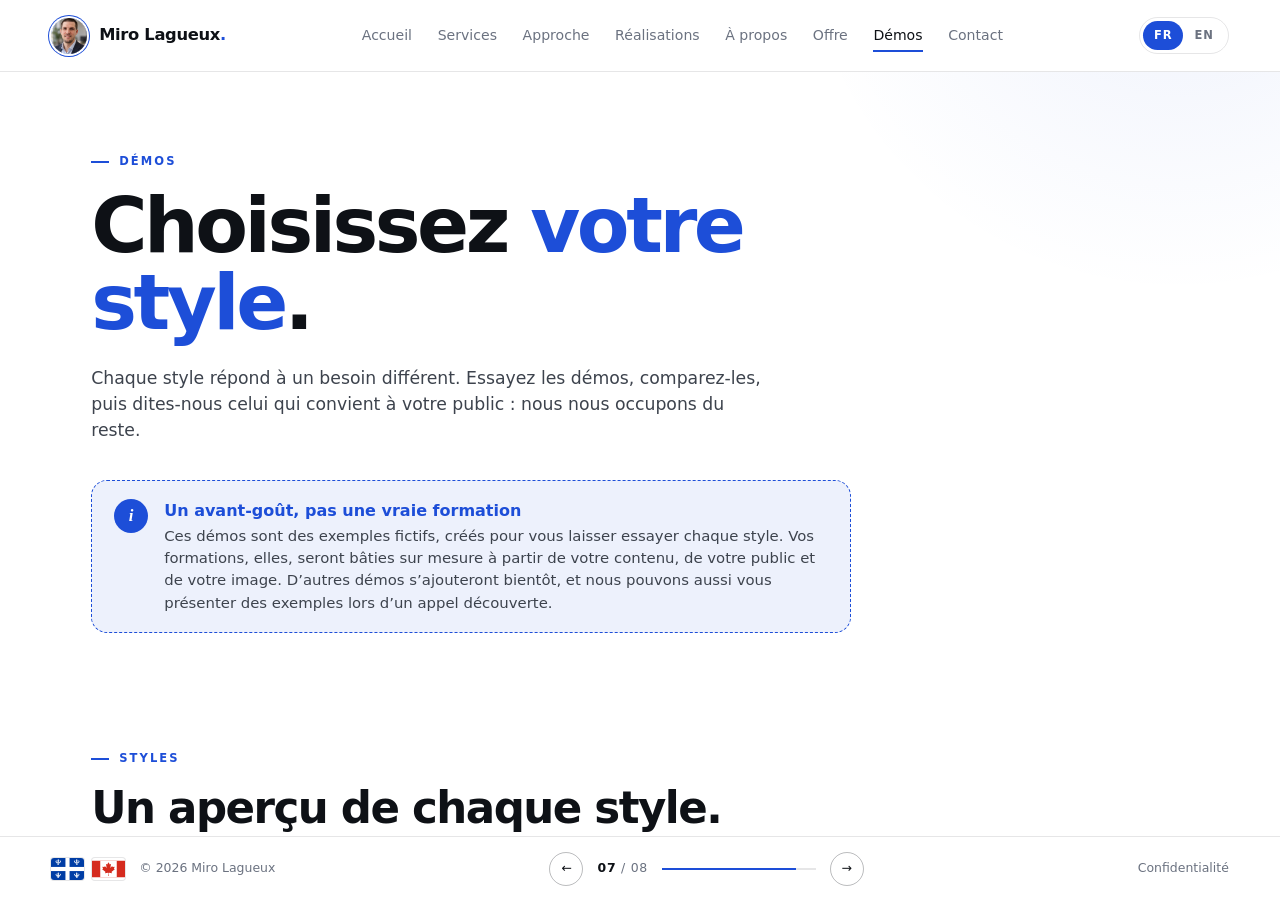
<file: demos.html>
<!doctype html>
<html lang="fr">
<head>
  <meta charset="utf-8">
  <meta name="viewport" content="width=device-width, initial-scale=1, viewport-fit=cover">
  <title>Démos — Miro Lagueux</title>
  <meta name="description" content="Démos de styles de formation en ligne : quiz, blocs modulaires personnalisés, job aid interactif, narration, tutoriel vidéo et scénario.">
  <meta name="theme-color" content="#ffffff">
  <meta property="og:type" content="website">
  <meta property="og:title" content="Démos — Miro Lagueux">
  <meta property="og:description" content="Comparez les styles de formation en ligne et essayez nos démos.">
  <meta property="og:image" content="https://mirolagueux.com/og-image.png">
  <meta property="og:url" content="https://mirolagueux.com/demos">
  <meta name="twitter:card" content="summary_large_image">
  <link rel="icon" href="miro.jpg">
  <link rel="stylesheet" href="styles.css?v=21">
  <script src="script.js?v=21" defer></script>
</head>
<body class="page-sub page-demos" data-page="demos">
<svg width="0" height="0" style="position:absolute" aria-hidden="true">
  <defs>
    <symbol id="fleur" viewBox="0 0 20 20">
      <path fill="#fff" d="M10 1c2.2 3 2.6 6.2 0 9.6C7.4 7.2 7.8 4 10 1zM9.2 10.4C6.3 11.6 3 10.2 3 7.2c0-2.1 2.2-2.9 3.3-1.4-1 .1-1.6 1-1.1 2 .8 1.5 2.6 1.6 4 1zM10.8 10.4c2.9 1.2 6.2-.2 6.2-3.2 0-2.1-2.2-2.9-3.3-1.4 1 .1 1.6 1 1.1 2-.8 1.5-2.6 1.6-4 1zM5.8 10.6h8.4v1.7H5.8zM8.6 12.6h2.8l.9 4.4-2.3-1.6-2.3 1.6z"/>
    </symbol>
  </defs>
</svg>
<div class="app">
  <!-- ============ EN-TÊTE (identique sur toutes les pages) ============ -->
  <header class="top">
    <a class="brand" href="index.html" data-keep-lang>
      <img src="miro.jpg" alt="Miro Lagueux" width="36" height="36">
      <span>Miro Lagueux<b>.</b></span>
    </a>
    <nav class="nav" id="nav">
      <a href="index.html#home" data-step="home" data-keep-lang><i>01</i><span data-i18n="nav.home">Accueil</span></a>
      <a href="index.html#services" data-step="services" data-keep-lang><i>02</i><span data-i18n="nav.services">Services</span></a>
      <a href="index.html#approach" data-step="approach" data-keep-lang><i>03</i><span data-i18n="nav.approach">Approche</span></a>
      <a href="index.html#work" data-step="work" data-keep-lang><i>04</i><span data-i18n="nav.work">Réalisations</span></a>
      <a href="index.html#about" data-step="about" data-keep-lang><i>05</i><span data-i18n="nav.about">À propos</span></a>
      <a href="offre.html" data-step="offre" data-keep-lang><i>06</i><span data-i18n="nav.offer">Offre</span></a>
      <a href="demos.html" data-step="demos" data-keep-lang aria-current="page"><i>07</i><span data-i18n="nav.demos">Démos</span></a>
      <a href="index.html#contact" data-step="contact" data-keep-lang><i>08</i><span data-i18n="nav.contact">Contact</span></a>
    </nav>
    <div class="tools">
      <div class="lang" role="group" aria-label="Langue" data-i18n-aria="aria.lang">
        <button type="button" data-lang="fr" aria-pressed="true">FR</button>
        <button type="button" data-lang="en" aria-pressed="false">EN</button>
      </div>
      <button class="menu-btn" type="button" aria-controls="nav" aria-expanded="false" aria-label="Menu" data-i18n-aria="aria.menu">
        <span></span><span></span>
      </button>
    </div>
  </header>
  <main class="scroll">
    <!-- ============ INTRO ============ -->
    <section class="hero wrap">
      <p class="eyebrow" data-i18n="dm.eyebrow">Démos</p>
      <h1 data-i18n="dm.title">Choisissez <em>votre style</em>.</h1>
      <p class="lead" data-i18n="dm.lead">Chaque style répond à un besoin différent. Essayez les démos, comparez-les, puis dites-nous celui qui convient à votre public : nous nous occupons du reste.</p>
      <div class="notice" role="note">
        <span class="notice-icon" aria-hidden="true"></span>
        <div>
          <p class="notice-t" data-i18n="dm.notice.t">Un avant-goût, pas une vraie formation</p>
          <p data-i18n="dm.notice.d">Ces démos sont des exemples fictifs, créés pour vous laisser essayer chaque style. Vos formations, elles, seront bâties sur mesure à partir de votre contenu, de votre public et de votre image. D’autres démos s’ajouteront bientôt, et nous pouvons aussi vous présenter des exemples lors d’un appel découverte.</p>
        </div>
      </div>
    </section>
    <!-- ============ DÉMOS ============ -->
    <section class="wrap block" aria-labelledby="t-demos">
      <div class="head">
        <div>
          <p class="eyebrow" data-i18n="dm.list.eyebrow">Styles</p>
          <h2 id="t-demos" data-i18n="dm.list.title">Un aperçu de chaque style.</h2>
        </div>
      </div>
      <div class="demos">
        <article class="demo is-live">
          <a class="demo-visual" href="exemples/quiz-interactif/index.html" target="_blank" rel="noopener" aria-label="Ouvrir la démo du quiz dans un nouvel onglet" data-i18n-aria="dm.d3.aria">
            <span class="play" aria-hidden="true"></span><span data-i18n="dm.v3">Quiz</span>
          </a>
          <div class="demo-body">
            <p class="plan-tag" data-i18n="dm.d3.tag">Évaluation</p>
            <h3 data-i18n="dm.d3.t">Quiz interactif</h3>
            <p data-i18n="dm.d3.d">Des questions variées avec rétroaction immédiate, pour valider les acquis.</p>
            <a class="demo-btn" href="exemples/quiz-interactif/index.html" target="_blank" rel="noopener"><span data-i18n="dm.try">Essayer la démo</span> <span aria-hidden="true">↗</span></a>
          </div>
        </article>
        <article class="demo is-live">
          <a class="demo-visual" href="exemples/microapprentissage/index.html" target="_blank" rel="noopener" aria-label="Ouvrir la démo des blocs modulaires personnalisés dans un nouvel onglet" data-i18n-aria="dm.d1.aria">
            <span class="play" aria-hidden="true"></span><span data-i18n="dm.v1">Blocs modulaires</span>
          </a>
          <div class="demo-body">
            <p class="plan-tag" data-i18n="dm.d1.tag">Format flexible</p>
            <h3 data-i18n="dm.d1.t">Blocs modulaires personnalisés</h3>
            <p data-i18n="dm.d1.d">Des blocs de contenu épurés et adaptatifs, assemblés selon votre besoin : une courte capsule de microapprentissage ou une formation complète, sur ordinateur comme sur téléphone.</p>
            <a class="demo-btn" href="exemples/microapprentissage/index.html" target="_blank" rel="noopener"><span data-i18n="dm.try">Essayer la démo</span> <span aria-hidden="true">↗</span></a>
          </div>
        </article>
        <article class="demo is-live">
          <a class="demo-visual" href="exemples/job-aid-par5/index.html" target="_blank" rel="noopener" aria-label="Ouvrir la démo du job aid dans un nouvel onglet" data-i18n-aria="dm.d6.aria">
            <span class="play" aria-hidden="true"></span><span data-i18n="dm.v6">Job aid</span>
          </a>
          <div class="demo-body">
            <p class="plan-tag" data-i18n="dm.d6.tag">Outils de soutien</p>
            <h3 data-i18n="dm.d6.t">Job aid interactif : PAR 5 en SST</h3>
            <p data-i18n="dm.d6.d">Une fiche à remplir sur cellulaire avant une tâche, à télécharger en PDF ou à envoyer à son supérieur par courriel.</p>
            <a class="demo-btn" href="exemples/job-aid-par5/index.html" target="_blank" rel="noopener"><span data-i18n="dm.try">Essayer la démo</span> <span aria-hidden="true">↗</span></a>
          </div>
        </article>
        <article class="demo is-live">
          <div class="demo-visual voice-visual" aria-hidden="true">
            <span class="wave"><i></i><i></i><i></i><i></i><i></i><i></i><i></i></span><span data-i18n="dm.v5">Voix</span>
          </div>
          <div class="demo-body">
            <p class="plan-tag" data-i18n="dm.d5.tag">Narration</p>
            <h3 data-i18n="dm.d5.t">Narration IA nouvelle génération</h3>
            <p data-i18n="dm.d5.d">Une voix naturelle, fluide et localisée. Écoutez la présentation de nos services.</p>
            <audio class="demo-audio" controls preload="none" src="exemples/demo-voix/demo-voix.mp3" aria-label="Démo de narration" data-i18n-aria="dm.d5.aria"></audio>
          </div>
        </article>
        <article class="demo">
          <div class="demo-visual" aria-hidden="true"><span data-i18n="dm.v2">Scénario</span></div>
          <div class="demo-body">
            <p class="plan-tag" data-i18n="dm.d2.tag">Mise en situation</p>
            <h3 data-i18n="dm.d2.t">Scénario à embranchements</h3>
            <p data-i18n="dm.d2.d">Une mise en situation où chaque choix a des conséquences, pour pratiquer les bons comportements.</p>
            <span class="soon" data-i18n="dm.soon">Bientôt disponible</span>
          </div>
        </article>
        <article class="demo is-live">
          <video class="demo-video" controls preload="metadata" playsinline aria-label="Démo de tutoriel vidéo" data-i18n-aria="dm.d4.aria">
            <source src="exemples/tutoriel/tutoriel.mp4" type="video/mp4">
            <a href="exemples/tutoriel/tutoriel.mp4" data-i18n="dm.d4.fallback">Télécharger la vidéo</a>
          </video>
          <div class="demo-body">
            <p class="plan-tag" data-i18n="dm.d4.tag">Capsules vidéo</p>
            <h3 data-i18n="dm.d4.t">Tutoriel vidéo</h3>
            <p data-i18n="dm.d4.d">Un tutoriel clair et soigné, qui guide l’utilisateur pas à pas dans une tâche. Lancez la vidéo ou affichez-la en plein écran.</p>
          </div>
        </article>
      </div>
    </section>
    <!-- ============ CONTACT ============ -->
    <section class="wrap cta" aria-labelledby="t-cta">
      <h2 id="t-cta" data-i18n="dm.cta.title">Envie de voir un exemple <br><em>dès maintenant?</em></h2>
      <p class="lead" data-i18n="dm.cta.lead">Écrivez-nous : nous vous présentons des exemples adaptés à votre besoin lors d’un appel de 30 minutes, sans frais.</p>
      <div class="btns">
        <a class="btn btn-primary" href="mailto:info@mirolagueux.com?subject=Demande%20d%E2%80%99estimation" data-i18n-mail>info@mirolagueux.com <span aria-hidden="true">→</span></a>
        <a class="btn btn-ghost" href="offre.html" data-keep-lang><span data-i18n="dm.cta.offer">Voir l’offre de services</span> <span aria-hidden="true">→</span></a>
      </div>
    </section>
  </main>
  <!-- ============ PIED DE PAGE (identique sur toutes les pages) ============ -->
  <footer class="bottom">
    <span class="copy">
      <span class="flags">
        <svg class="flag" viewBox="0 0 48 32" role="img" aria-label="Drapeau du Québec" data-i18n-aria="aria.qc">
          <rect width="48" height="32" fill="#003DA5"/>
          <rect x="21" width="6" height="32" fill="#fff"/><rect y="13" width="48" height="6" fill="#fff"/>
          <use href="#fleur" x="4" y="1" width="13" height="11"/><use href="#fleur" x="31" y="1" width="13" height="11"/>
          <use href="#fleur" x="4" y="20" width="13" height="11"/><use href="#fleur" x="31" y="20" width="13" height="11"/>
        </svg>
        <svg class="flag" viewBox="0 0 9600 4800" role="img" aria-label="Drapeau du Canada" data-i18n-aria="aria.ca">
          <rect width="9600" height="4800" fill="#D52B1E"/>
          <rect x="2400" width="4800" height="4800" fill="#fff"/>
          <path fill="#D52B1E" d="M4890 4430l-45-863a95 95 0 0 1 111-98l859 151-116-320a65 65 0 0 1 20-73l941-762-212-99a65 65 0 0 1-34-79l186-572-542 115a65 65 0 0 1-73-38l-105-247-423 454a65 65 0 0 1-111-57l204-1052-327 189a65 65 0 0 1-91-27l-332-652-332 652a65 65 0 0 1-91 27l-327-189 204 1052a65 65 0 0 1-111 57l-423-454-105 247a65 65 0 0 1-73 38l-542-115 186 572a65 65 0 0 1-34 79l-212 99 941 762a65 65 0 0 1 20 73l-116 320 859-151a95 95 0 0 1 111 98l-45 863z"/>
        </svg>
      </span>
      <span class="copytext">© <span id="year">2026</span> Miro Lagueux</span>
    </span>
    <div class="pager">
      <button type="button" class="arrow" id="prev" aria-label="Section précédente" data-i18n-aria="aria.prev">←</button>
      <span class="count"><b id="cur">01</b> / <span id="tot">08</span></span>
      <span class="bar"><span id="bar"></span></span>
      <button type="button" class="arrow" id="next" aria-label="Section suivante" data-i18n-aria="aria.next">→</button>
    </div>
    <button type="button" class="link" id="legalOpen" data-i18n="legal.link">Confidentialité</button>
  </footer>
</div>
<!-- ============ CONFIDENTIALITÉ (identique sur toutes les pages) ============ -->
<dialog id="legal" aria-labelledby="legalTitle">
  <h2 id="legalTitle" data-i18n="legal.title">Confidentialité et mentions légales</h2>
  <p data-i18n="legal.p1">Ce site ne recueille aucun renseignement personnel. Il n’utilise aucun formulaire, aucun témoin (cookie), aucun outil d’analyse ni traceur tiers, et ne charge aucune police ni aucun script externe.</p>
  <p data-i18n="legal.p2">L’hébergeur peut conserver des journaux techniques usuels (comme l’adresse IP et le type de navigateur) à des fins de sécurité et de fonctionnement.</p>
  <p data-i18n="legal.p3">Votre choix de langue est conservé uniquement dans l’adresse de la page. Site publié par Miro Lagueux.</p>
  <button type="button" class="btn btn-primary" id="legalClose" data-i18n="legal.close">Fermer</button>
</dialog>
</body>
</html>
</file>
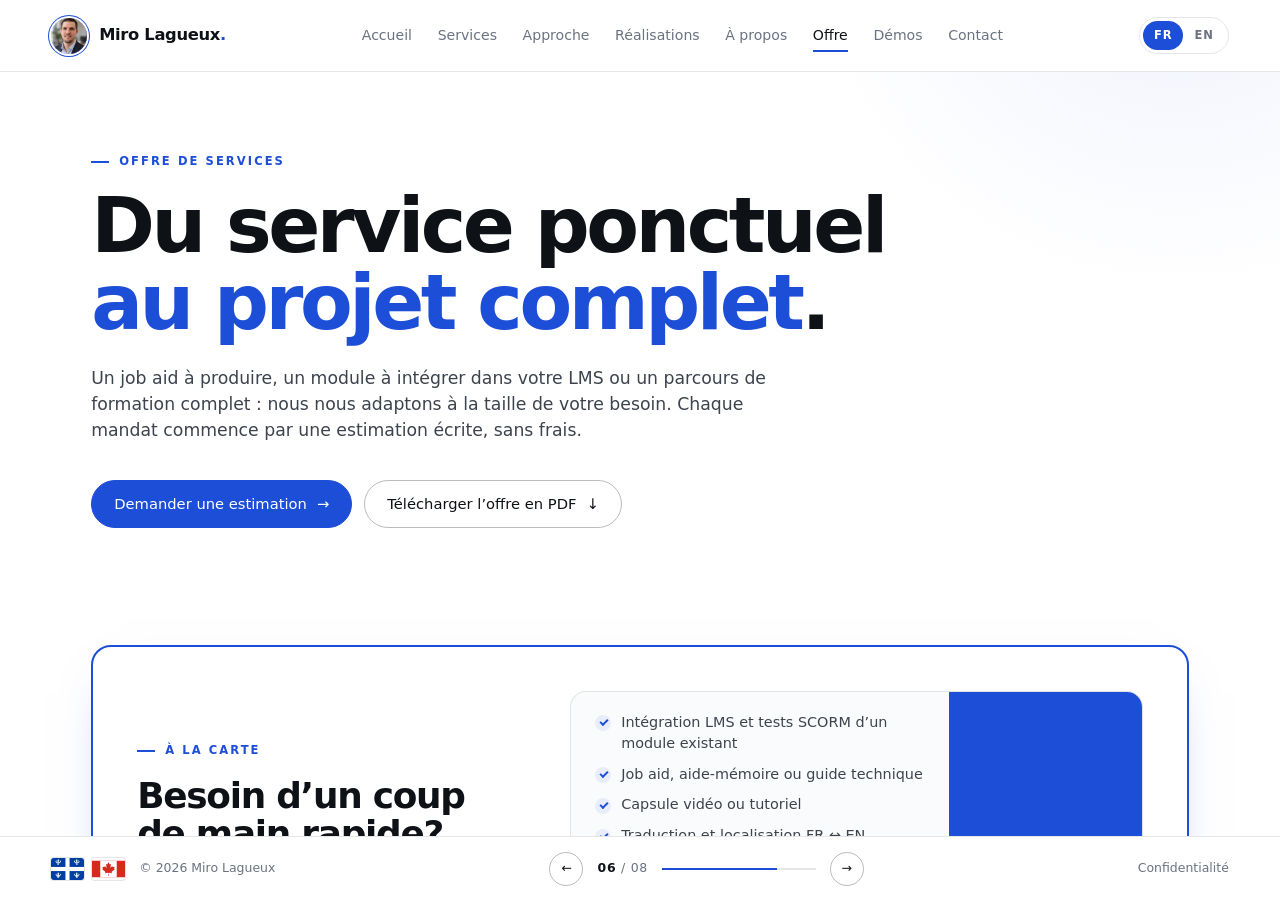
<file: offre.html>
<!doctype html>
<html lang="fr">
<head>
  <meta charset="utf-8">
  <meta name="viewport" content="width=device-width, initial-scale=1, viewport-fit=cover">
  <title>Offre de services — Miro Lagueux</title>
  <meta name="description" content="Services ponctuels et projets complets en formation en ligne : intégration LMS, traduction, job aids, design technopédagogique, modules interactifs avec macrodesign et microdesign, parcours de changement de comportement.">
  <meta name="theme-color" content="#ffffff">
  <meta property="og:type" content="website">
  <meta property="og:title" content="Offre de services — Miro Lagueux">
  <meta property="og:description" content="Des services ponctuels aux projets complets : formations en ligne, intégration LMS et changement de comportement.">
  <meta property="og:image" content="https://mirolagueux.com/og-image.png">
  <meta property="og:url" content="https://mirolagueux.com/offre">
  <meta name="twitter:card" content="summary_large_image">
  <link rel="icon" href="miro.jpg">
  <link rel="stylesheet" href="styles.css?v=21">
  <script src="script.js?v=21" defer></script>
</head>
<body class="page-sub page-offre" data-page="offre">
<svg width="0" height="0" style="position:absolute" aria-hidden="true">
  <defs>
    <symbol id="fleur" viewBox="0 0 20 20">
      <path fill="#fff" d="M10 1c2.2 3 2.6 6.2 0 9.6C7.4 7.2 7.8 4 10 1zM9.2 10.4C6.3 11.6 3 10.2 3 7.2c0-2.1 2.2-2.9 3.3-1.4-1 .1-1.6 1-1.1 2 .8 1.5 2.6 1.6 4 1zM10.8 10.4c2.9 1.2 6.2-.2 6.2-3.2 0-2.1-2.2-2.9-3.3-1.4 1 .1 1.6 1 1.1 2-.8 1.5-2.6 1.6-4 1zM5.8 10.6h8.4v1.7H5.8zM8.6 12.6h2.8l.9 4.4-2.3-1.6-2.3 1.6z"/>
    </symbol>
  </defs>
</svg>
<div class="app">
  <!-- ============ EN-TÊTE (identique sur toutes les pages) ============ -->
  <header class="top">
    <a class="brand" href="index.html" data-keep-lang>
      <img src="miro.jpg" alt="Miro Lagueux" width="36" height="36">
      <span>Miro Lagueux<b>.</b></span>
    </a>
    <nav class="nav" id="nav">
      <a href="index.html#home" data-step="home" data-keep-lang><i>01</i><span data-i18n="nav.home">Accueil</span></a>
      <a href="index.html#services" data-step="services" data-keep-lang><i>02</i><span data-i18n="nav.services">Services</span></a>
      <a href="index.html#approach" data-step="approach" data-keep-lang><i>03</i><span data-i18n="nav.approach">Approche</span></a>
      <a href="index.html#work" data-step="work" data-keep-lang><i>04</i><span data-i18n="nav.work">Réalisations</span></a>
      <a href="index.html#about" data-step="about" data-keep-lang><i>05</i><span data-i18n="nav.about">À propos</span></a>
      <a href="offre.html" data-step="offre" data-keep-lang aria-current="page"><i>06</i><span data-i18n="nav.offer">Offre</span></a>
      <a href="demos.html" data-step="demos" data-keep-lang><i>07</i><span data-i18n="nav.demos">Démos</span></a>
      <a href="index.html#contact" data-step="contact" data-keep-lang><i>08</i><span data-i18n="nav.contact">Contact</span></a>
    </nav>
    <div class="tools">
      <div class="lang" role="group" aria-label="Langue" data-i18n-aria="aria.lang">
        <button type="button" data-lang="fr" aria-pressed="true">FR</button>
        <button type="button" data-lang="en" aria-pressed="false">EN</button>
      </div>
      <button class="menu-btn" type="button" aria-controls="nav" aria-expanded="false" aria-label="Menu" data-i18n-aria="aria.menu">
        <span></span><span></span>
      </button>
    </div>
  </header>
  <main class="scroll">
    <!-- ============ INTRO ============ -->
    <section class="hero wrap">
      <p class="eyebrow" data-i18n="of.eyebrow">Offre de services</p>
      <h1 data-i18n="of.title">Du service ponctuel <em>au projet complet</em>.</h1>
      <p class="lead" data-i18n="of.lead">Un job aid à produire, un module à intégrer dans votre LMS ou un parcours de formation complet : nous nous adaptons à la taille de votre besoin. Chaque mandat commence par une estimation écrite, sans frais.</p>
      <div class="btns">
        <a class="btn btn-primary" href="mailto:info@mirolagueux.com?subject=Demande%20d%E2%80%99estimation" data-i18n-mail><span data-i18n="of.cta.quote">Demander une estimation</span> <span aria-hidden="true">→</span></a>
        <button type="button" class="btn btn-ghost" id="printBtn"><span data-i18n="of.cta.pdf">Télécharger l’offre en PDF</span> <span aria-hidden="true">↓</span></button>
      </div>
    </section>
    <!-- ============ À LA CARTE ============ -->
    <section class="wrap block" aria-labelledby="t-alc">
      <div class="alc-tile">
        <div class="alc-intro">
          <p class="eyebrow" data-i18n="of.alc.eyebrow">À la carte</p>
          <h2 id="t-alc" data-i18n="of.alc.title">Besoin d’un coup de main rapide? <em>Nous nous en occupons.</em></h2>
          <p class="sub-left" data-i18n="of.alc.sub">Pour un besoin ponctuel, une mise à jour ou pour compléter votre équipe au pied levé. Un seul tarif, peu importe le service : vous payez seulement ce dont vous avez besoin.</p>
        </div>
        <div class="alc-card">
          <ul class="incl alc-list">
            <li data-i18n="of.a1">Intégration LMS et tests SCORM d’un module existant</li>
            <li data-i18n="of.a2">Job aid, aide-mémoire ou guide technique</li>
            <li data-i18n="of.a3">Capsule vidéo ou tutoriel</li>
            <li data-i18n="of.a4">Traduction et localisation FR ↔ EN (espagnol mexicain sur demande)</li>
            <li data-i18n="of.a5">Rédaction et révision linguistique</li>
            <li data-i18n="of.a6">Mise à jour d’un module existant</li>
            <li data-i18n="of.a8">Design technopédagogique</li>
            <li data-i18n="of.a9">Formation de personnel en ligne (formation ou LMS)</li>
            <li data-i18n="of.a7">Services-conseil en technopédagogie et LMS</li>
          </ul>
          <div class="alc-price"><strong data-i18n="of.rate.n">75 $</strong><span data-i18n="of.rate.u">de l’heure</span></div>
        </div>
      </div>
    </section>
    <!-- ============ FORFAITS ============ -->
    <section class="wrap block" aria-labelledby="t-plans">
      <div class="head">
        <div>
          <p class="eyebrow" data-i18n="of.plans.eyebrow">Projets complets</p>
          <h2 id="t-plans" data-i18n="of.plans.title">Pour aller plus loin : trois forfaits.</h2>
        </div>
        <p class="sub" data-i18n="of.plans.sub">Chaque projet est unique. Le prix est fixé dans une estimation écrite et gratuite, selon la complexité et le volume.</p>
      </div>
      <div class="plans">
        <article class="plan">
          <p class="plan-tag" data-i18n="of.p1.tag">Conversion</p>
          <h3 data-i18n="of.p1.t">Convertir une formation existante en contenu interactif</h3>
          <p class="plan-desc" data-i18n="of.p1.d">Votre contenu existant (PowerPoint, PDF, Word) transformé en module en ligne interactif.</p>
          <p class="price"><strong data-i18n="of.est">Sur estimation</strong></p>
          <ul class="incl">
            <li data-i18n="of.p1.i1">Outil choisi selon le style souhaité</li>
            <li data-i18n="of.p1.i2">Mise en page interactive de votre contenu</li>
            <li data-i18n="of.p1.i3">Quiz de validation des acquis</li>
            <li data-i18n="of.p1.i4">1 ronde de révision</li>
            <li data-i18n="of.p1.i5">Paquet SCORM testé, prêt pour votre LMS</li>
          </ul>
          <p class="delay"><span data-i18n="of.delay">Délai indicatif</span> : <strong data-i18n="of.p1.delay">1 à 2 semaines</strong></p>
          <a class="btn btn-ghost plan-btn" href="mailto:info@mirolagueux.com?subject=Demande%20d%E2%80%99estimation" data-i18n-mail><span data-i18n="of.cta.quote">Demander une estimation</span> <span aria-hidden="true">→</span></a>
        </article>
        <article class="plan featured">
          <p class="badge" data-i18n="of.badge">Le plus demandé</p>
          <p class="plan-tag" data-i18n="of.p2.tag">Sur mesure</p>
          <h3 data-i18n="of.p2.t">Module interactif sur mesure</h3>
          <p class="plan-desc" data-i18n="of.p2.d">Une formation conçue de A à Z pour faire agir vos apprenants, pas seulement les informer.</p>
          <p class="price"><strong data-i18n="of.est">Sur estimation</strong></p>
          <ul class="incl">
            <li data-i18n="of.p2.i1">Analyse des besoins et objectifs d’apprentissage</li>
            <li data-i18n="of.p2.i2"><b>Macrodesign</b> : plan global de la formation, validé par vous</li>
            <li data-i18n="of.p2.i3"><b>Microdesign</b> : plan détaillé écran par écran, validé par vous</li>
            <li data-i18n="of.p2.i4">Mises en situation et interactions</li>
            <li data-i18n="of.p2.i5">Quiz et évaluation finale</li>
            <li data-i18n="of.p2.i6">Narration IA réaliste, nouvelle génération (FR ou EN)</li>
            <li data-i18n="of.p2.i7">2 rondes de révision</li>
            <li data-i18n="of.p2.i8">Intégration et tests dans votre LMS</li>
            <li data-i18n="of.p2.i9">Fichiers sources inclus</li>
          </ul>
          <p class="delay"><span data-i18n="of.delay">Délai indicatif</span> : <strong data-i18n="of.p2.delay">3 à 5 semaines</strong></p>
          <a class="btn btn-primary plan-btn" href="mailto:info@mirolagueux.com?subject=Demande%20d%E2%80%99estimation" data-i18n-mail><span data-i18n="of.cta.quote">Demander une estimation</span> <span aria-hidden="true">→</span></a>
        </article>
        <article class="plan">
          <p class="plan-tag" data-i18n="of.p3.tag">Parcours complet</p>
          <h3 data-i18n="of.p3.t">Changement de comportement</h3>
          <p class="plan-desc" data-i18n="of.p3.d">Un parcours qui se mesure jusque sur le terrain, pour des résultats tangibles et durables.</p>
          <p class="price"><strong data-i18n="of.est">Sur estimation</strong></p>
          <ul class="incl">
            <li data-i18n="of.p3.i1">Tout le forfait sur mesure</li>
            <li data-i18n="of.p3.i2">Macrodesign et microdesign de l’ensemble du parcours, validés par vous</li>
            <li data-i18n="of.p3.i3">Parcours de 3 modules ou plus</li>
            <li data-i18n="of.p3.i4">Job aids et aide-mémoire</li>
            <li data-i18n="of.p3.i5">Mesure avant, pendant et après la formation</li>
            <li data-i18n="of.p3.i6">Suivi de l’application en milieu de travail</li>
            <li data-i18n="of.p3.i7">Rapport d’analyse des résultats</li>
          </ul>
          <p class="delay"><span data-i18n="of.delay">Délai indicatif</span> : <strong data-i18n="of.p3.delay">6 à 10 semaines</strong></p>
          <a class="btn btn-ghost plan-btn" href="mailto:info@mirolagueux.com?subject=Demande%20d%E2%80%99estimation" data-i18n-mail><span data-i18n="of.cta.quote">Demander une estimation</span> <span aria-hidden="true">→</span></a>
        </article>
      </div>
      <p class="note-valid" data-i18n="of.valid">Tarifs en vigueur au moment de la consultation. Estimation finale fournie par écrit.</p>
    </section>
    <!-- ============ STYLE ET NARRATION ============ -->
    <section class="wrap block" aria-labelledby="t-style">
      <div class="head">
        <div>
          <p class="eyebrow" data-i18n="of.style.eyebrow">Style et narration</p>
          <h2 id="t-style" data-i18n="of.style.title">Vous choisissez le style de votre formation.</h2>
        </div>
      </div>
      <div class="duo">
        <article class="info">
          <h3 data-i18n="of.tools.t">Les bons outils pour le bon besoin</h3>
          <p data-i18n="of.tools.d">Chaque style a ses forces : microapprentissage épuré, scénarios interactifs, simulations ou quiz. Nous utilisons de nombreux logiciels de création de contenu SCORM selon le besoin, ainsi que des outils d’IA, de traitement du son, de design graphique et de traitement vidéo. Nous choisissons ceux qui conviennent à votre public et à votre LMS.</p>
          <ul class="tags"><li data-i18n="of.tt1">Logiciels de création SCORM</li><li data-i18n="of.tt2">Outils d’IA</li><li data-i18n="of.tt3">Traitement du son</li><li data-i18n="of.tt4">Design graphique</li><li data-i18n="of.tt5">Traitement vidéo</li></ul>
          <a class="more" href="demos.html" data-keep-lang><span data-i18n="of.tools.link">Comparer les styles sur la page Démos</span> <span aria-hidden="true">→</span></a>
        </article>
        <article class="info">
          <h3 data-i18n="of.voice.t">Narration IA ou voix humaine</h3>
          <p data-i18n="of.voice.d">La narration est produite avec les plus récents modèles de synthèse vocale : naturelle, expressive et très réaliste, en français et en anglais.</p>
          <p data-i18n="of.voice.d2">Vous préférez une vraie voix? Nous collaborons aussi avec des narratrices et des narrateurs professionnels, en français et en anglais. Tarif sur demande.</p>
          <ul class="tags"><li data-i18n="of.voice.tag1">Voix IA réaliste</li><li data-i18n="of.voice.tag2">Voix humaine</li><li>FR · EN</li></ul>
        </article>
      </div>
    </section>
    <!-- ============ DÉMARCHE ============ -->
    <section class="wrap block" aria-labelledby="t-process">
      <div class="head">
        <div>
          <p class="eyebrow" data-i18n="of.proc.eyebrow">Démarche</p>
          <h2 id="t-process" data-i18n="of.proc.title">Comment ça fonctionne.</h2>
        </div>
        <p class="sub" data-i18n="of.proc.sub">Pour les modules sur mesure et les parcours, rien n’est produit avant que vous ayez approuvé le macrodesign, puis le microdesign.</p>
      </div>
      <ol class="steps6">
        <li><span class="n">01</span><h3 data-i18n="of.o1.t">Appel découverte</h3><p data-i18n="of.o1.d">30 minutes, sans frais, pour comprendre votre besoin, votre public et vos contraintes.</p></li>
        <li><span class="n">02</span><h3 data-i18n="of.o2.t">Estimation écrite</h3><p data-i18n="of.o2.d">Livrables, échéancier indicatif et prix, à approuver avant le début des travaux.</p></li>
        <li class="ok"><span class="n">03</span><h3 data-i18n="of.o3.t">Macrodesign</h3><p data-i18n="of.o3.d">Plan à haut niveau : objectifs, structure, approche et évaluation. <b>Vous l’approuvez.</b></p></li>
        <li class="ok"><span class="n">04</span><h3 data-i18n="of.o4.t">Microdesign</h3><p data-i18n="of.o4.d">Plan détaillé : contenu, écrans, interactions et narration. <b>Vous l’approuvez.</b></p></li>
        <li><span class="n">05</span><h3 data-i18n="of.o5.t">Production et révisions</h3><p data-i18n="of.o5.d">Développement fidèle au microdesign approuvé, puis révisions selon le forfait.</p></li>
        <li><span class="n">06</span><h3 data-i18n="of.o6.t">Livraison et intégration</h3><p data-i18n="of.o6.d">Mise en ligne et tests dans votre LMS, puis mesure des résultats selon le forfait.</p></li>
      </ol>
    </section>
    <!-- ============ CONDITIONS ============ -->
    <section class="wrap block" aria-labelledby="t-terms">
      <div class="head">
        <div>
          <p class="eyebrow" data-i18n="of.terms.eyebrow">Conditions</p>
          <h2 id="t-terms" data-i18n="of.terms.title">Simple et transparent.</h2>
        </div>
      </div>
      <div class="terms">
        <div><h3 data-i18n="of.c1.t">Paiement</h3><p data-i18n="of.c1.d">Aucun paiement au démarrage. Les travaux réalisés sont facturés chaque mois. Pour les projets d’envergure, des jalons de paiement sont convenus dans l’estimation. Prix en dollars canadiens.</p></div>
        <div><h3 data-i18n="of.c2.t">Délais</h3><p data-i18n="of.c2.d">Les délais sont indicatifs. Dans les faits, les travaux sont généralement livrés le plus rapidement possible.</p></div>
        <div><h3 data-i18n="of.c3.t">Révisions</h3><p data-i18n="of.c3.d">Les rondes prévues au forfait sont incluses. Les révisions additionnelles sont facturées au taux horaire.</p></div>
        <div><h3 data-i18n="of.c4.t">Ce que vous fournissez</h3><p data-i18n="of.c4.d">Le contenu source, un expert de contenu disponible pour les validations et un accès de test à votre LMS.</p></div>
        <div><h3 data-i18n="of.c5.t">Livrables et propriété</h3><p data-i18n="of.c5.d">Tous les livrables vous sont remis et vous appartiennent une fois payés. Une copie est aussi conservée sur notre serveur, ce qui facilite les mises à jour futures.</p></div>
        <div><h3 data-i18n="of.c6.t">Hébergement et sécurité</h3><p data-i18n="of.c6.d">Toutes les données de projet sont hébergées et maintenues au Canada, dans l’infonuagique Microsoft Azure, selon les plus hauts standards de sécurité.</p></div>
      </div>
    </section>
    <!-- ============ CONTACT ============ -->
    <section class="wrap cta" aria-labelledby="t-cta">
      <h2 id="t-cta" data-i18n="of.cta.title">Un projet, petit ou grand? <br><em>Parlons-en.</em></h2>
      <p class="lead" data-i18n="of.cta.lead">Décrivez-nous votre besoin : nous vous répondons avec une estimation écrite sous 2 jours ouvrables.</p>
      <div class="btns">
        <a class="btn btn-primary" href="mailto:info@mirolagueux.com?subject=Demande%20d%E2%80%99estimation" data-i18n-mail>info@mirolagueux.com <span aria-hidden="true">→</span></a>
        <a class="btn btn-ghost" href="https://linkedin.com/in/mirolagueux" target="_blank" rel="noopener">LinkedIn <span aria-hidden="true">↗</span></a>
      </div>
    </section>
  </main>
  <!-- ============ PIED DE PAGE (identique sur toutes les pages) ============ -->
  <footer class="bottom">
    <span class="copy">
      <span class="flags">
        <svg class="flag" viewBox="0 0 48 32" role="img" aria-label="Drapeau du Québec" data-i18n-aria="aria.qc">
          <rect width="48" height="32" fill="#003DA5"/>
          <rect x="21" width="6" height="32" fill="#fff"/><rect y="13" width="48" height="6" fill="#fff"/>
          <use href="#fleur" x="4" y="1" width="13" height="11"/><use href="#fleur" x="31" y="1" width="13" height="11"/>
          <use href="#fleur" x="4" y="20" width="13" height="11"/><use href="#fleur" x="31" y="20" width="13" height="11"/>
        </svg>
        <svg class="flag" viewBox="0 0 9600 4800" role="img" aria-label="Drapeau du Canada" data-i18n-aria="aria.ca">
          <rect width="9600" height="4800" fill="#D52B1E"/>
          <rect x="2400" width="4800" height="4800" fill="#fff"/>
          <path fill="#D52B1E" d="M4890 4430l-45-863a95 95 0 0 1 111-98l859 151-116-320a65 65 0 0 1 20-73l941-762-212-99a65 65 0 0 1-34-79l186-572-542 115a65 65 0 0 1-73-38l-105-247-423 454a65 65 0 0 1-111-57l204-1052-327 189a65 65 0 0 1-91-27l-332-652-332 652a65 65 0 0 1-91 27l-327-189 204 1052a65 65 0 0 1-111 57l-423-454-105 247a65 65 0 0 1-73 38l-542-115 186 572a65 65 0 0 1-34 79l-212 99 941 762a65 65 0 0 1 20 73l-116 320 859-151a95 95 0 0 1 111 98l-45 863z"/>
        </svg>
      </span>
      <span class="copytext">© <span id="year">2026</span> Miro Lagueux</span>
    </span>
    <div class="pager">
      <button type="button" class="arrow" id="prev" aria-label="Section précédente" data-i18n-aria="aria.prev">←</button>
      <span class="count"><b id="cur">01</b> / <span id="tot">08</span></span>
      <span class="bar"><span id="bar"></span></span>
      <button type="button" class="arrow" id="next" aria-label="Section suivante" data-i18n-aria="aria.next">→</button>
    </div>
    <button type="button" class="link" id="legalOpen" data-i18n="legal.link">Confidentialité</button>
  </footer>
</div>
<!-- ============ CONFIDENTIALITÉ (identique sur toutes les pages) ============ -->
<dialog id="legal" aria-labelledby="legalTitle">
  <h2 id="legalTitle" data-i18n="legal.title">Confidentialité et mentions légales</h2>
  <p data-i18n="legal.p1">Ce site ne recueille aucun renseignement personnel. Il n’utilise aucun formulaire, aucun témoin (cookie), aucun outil d’analyse ni traceur tiers, et ne charge aucune police ni aucun script externe.</p>
  <p data-i18n="legal.p2">L’hébergeur peut conserver des journaux techniques usuels (comme l’adresse IP et le type de navigateur) à des fins de sécurité et de fonctionnement.</p>
  <p data-i18n="legal.p3">Votre choix de langue est conservé uniquement dans l’adresse de la page. Site publié par Miro Lagueux.</p>
  <button type="button" class="btn btn-primary" id="legalClose" data-i18n="legal.close">Fermer</button>
</dialog>
</body>
</html>
</file>
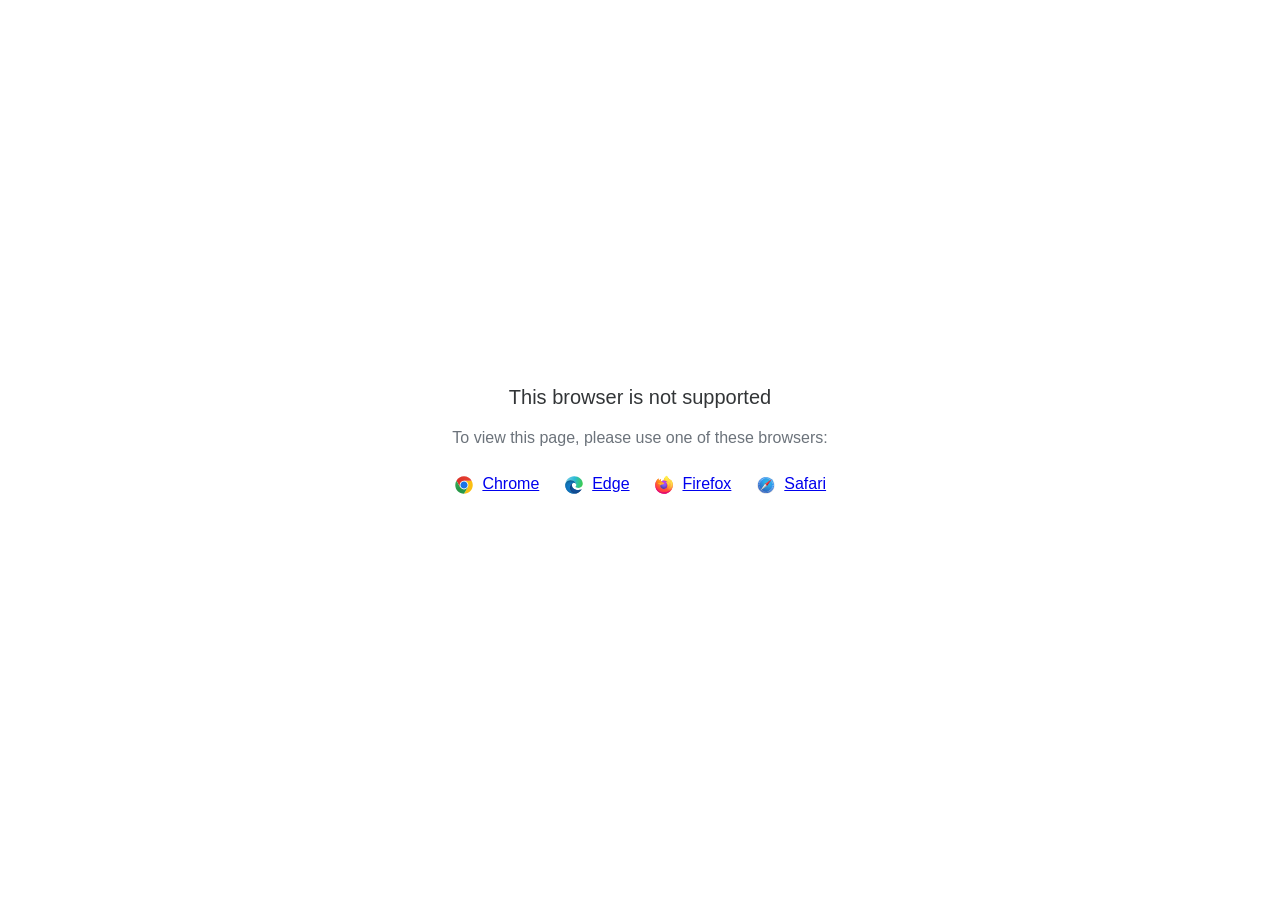
<file: exemples/quiz-interactif/data/html5-unsupported.html>
<html>
<head>
    <meta http-equiv="Content-Type" content="text/html;charset=utf-8"/>
    <meta name="viewport" content="width=device-width,initial-scale=1,maximum-scale=1">
    <meta name="format-detection" content="telephone=no">
    <meta name="apple-mobile-web-app-capable" content="yes">
    <meta name="apple-mobile-web-app-status-bar-style" content="black">
    <meta http-equiv="X-UA-Compatible" content="IE=edge">
    <meta name="msapplication-tap-highlight" content="no" />
    <title>Page Not Available</title>
    <style>
        body {
            background: #fff;
        }

        .banner {
            position: absolute;
            top: 50%;
            left: 50%;
            margin-left: -235px;
            margin-top: -67px;
            width: 470px;
            text-align: center;
            font-family: Roboto, Arial, Helvetica, sans-serif;
        }

        .title {
            margin-bottom: 16px;
            font-size: 20px;
            font-weight: 500;
            color: #323537;
            line-height: 28px;
        }

        .text {
            margin-bottom: 26px;
            font-size: 16px;
            color: #6C737B;
            line-height: 22px;
        }

        .browsers svg, .browsers a {
            display: inline-block;
            vertical-align: top;
        }

        .browsers a {
            font-size: 16px;
            margin-right: 20px;
            margin-left: 4px;
        }

        .browsers :last-child {
            margin-right: 0;
        }
    </style>
</head>
<body>
    <div class="banner">
        <div class="title">This browser is not supported</div>
        <div class="text">To view this page, please use one of these browsers:</div>
        <div class="browsers">
            <svg width="20" height="20" viewBox="0 0 20 20" fill="none" xmlns="http://www.w3.org/2000/svg">
                <path d="M10.0001 10.0001L13.789 12.1875L10.0001 18.7501C14.8326 18.7501 18.7501 14.8326 18.7501 10.0001C18.7501 8.40581 18.3216 6.91244 17.5766 5.625H10L10.0001 10.0001Z" fill="#FBBF12"/>
                <path d="M9.99999 1.25C6.76136 1.25 3.93585 3.01077 2.42285 5.6261L6.21103 12.1876L9.99999 10.0001V5.62507H17.5766C16.0634 3.01039 13.2382 1.25 9.99999 1.25Z" fill="url(#paint0_linear_579_2699)"/>
                <path d="M1.25005 10C1.25005 14.8325 5.16742 18.75 10 18.75L13.789 12.1875L10 10L6.21109 12.1875L2.42291 5.62598C1.67833 6.91306 1.25 8.40588 1.25 9.99988" fill="url(#paint1_linear_579_2699)"/>
                <path d="M14.3751 10.0001C14.3751 12.4163 12.4163 14.3751 10.0001 14.3751C7.58381 14.3751 5.625 12.4163 5.625 10.0001C5.625 7.58381 7.58381 5.625 10.0001 5.625C12.4163 5.625 14.3751 7.58381 14.3751 10.0001Z" fill="white"/>
                <path d="M13.5548 10.0001C13.5548 11.9633 11.9633 13.5548 10.0001 13.5548C8.03686 13.5548 6.44531 11.9633 6.44531 10.0001C6.44531 8.03686 8.03686 6.44531 10.0001 6.44531C11.9633 6.44531 13.5548 8.03686 13.5548 10.0001Z" fill="#1A73E8"/>
                <defs>
                    <linearGradient id="paint0_linear_579_2699" x1="5.04786" y1="6.71874" x2="12.965" y2="6.71874" gradientUnits="userSpaceOnUse">
                        <stop stop-color="#DB3328"/>
                        <stop offset="1" stop-color="#E53D30"/>
                    </linearGradient>
                    <linearGradient id="paint1_linear_579_2699" x1="4.58454" y1="7.18406" x2="7.82938" y2="12.8043" gradientUnits="userSpaceOnUse">
                        <stop stop-color="#32A651"/>
                        <stop offset="1" stop-color="#279847"/>
                    </linearGradient>
                </defs>
            </svg>
            <a href="https://www.google.com/chrome">Chrome</a>
            <svg width="20" height="20" viewBox="0 0 20 20" fill="none" xmlns="http://www.w3.org/2000/svg">
                <path d="M12.2449 9.92045C12.2449 8.25 10.5088 5.36648 6.59777 5.36648C2.68671 5.36648 1.25 8.62784 1.25 10.0199C1.25 5.0483 5.30074 1.25 10.1097 1.25C14.9188 1.25 18.75 4.84943 18.75 8.50852C18.75 11.7699 16.2956 12.9034 14.3002 12.9034C12.9832 12.9034 11.4866 12.4659 11.4866 11.7699C11.4866 11.233 12.2449 11.233 12.2449 9.92045Z" fill="url(#paint0_linear_579_2709)"/>
                <path d="M6.59777 5.36646C10.5088 5.36646 12.2449 8.24998 12.2449 9.92043C12.2449 9.93342 12.2448 9.94627 12.2446 9.95901C12.2249 8.84657 11.4738 7.79259 9.99002 7.79259C8.11431 7.79259 5.5801 10.338 5.91933 13.5C6.19087 16.031 8.33381 19.4261 12.9832 18.2329C12.9832 18.2329 12.1052 18.75 9.6508 18.75C5.30074 18.75 1.25 14.7727 1.25 10.2187C1.25 10.0981 1.25184 9.97975 1.25555 9.8637C1.35584 8.39889 2.82648 5.36646 6.59777 5.36646Z" fill="url(#paint1_linear_579_2709)"/>
                <path d="M6.59777 5.36646C10.5088 5.36646 12.2449 8.24998 12.2449 9.92043C12.2449 9.93342 12.2448 9.94627 12.2446 9.95901C12.2249 8.84657 11.4738 7.79259 9.99002 7.79259C8.11431 7.79259 5.5801 10.338 5.91933 13.5C6.19087 16.031 8.33381 19.4261 12.9832 18.2329C12.9832 18.2329 12.1052 18.75 9.6508 18.75C5.30074 18.75 1.25 14.7727 1.25 10.2187C1.25 10.0981 1.25184 9.97975 1.25555 9.8637C1.35584 8.39889 2.82648 5.36646 6.59777 5.36646Z" fill="url(#paint2_radial_579_2709)"/>
                <path d="M12.4415 18.4371C14.9324 17.7576 16.712 15.6377 17.0338 15.2101C17.393 14.7328 17.4928 14.4345 17.393 14.3351C17.2932 14.2357 17.1536 14.2555 16.7944 14.4345C16.4352 14.6135 14.32 15.4885 11.9056 14.7527C9.49107 14.0169 7.83486 12.1078 7.83486 9.99987C7.83486 8.36919 9.23166 7.79248 9.98993 7.79248C8.11422 7.79248 5.58001 10.3379 5.91923 13.4999C6.19077 16.0309 8.33371 19.426 12.9831 18.2328C12.9831 18.2328 12.821 18.3283 12.4415 18.4371Z" fill="#0E458A"/>
                <path d="M12.4415 18.4371C14.9324 17.7576 16.712 15.6377 17.0338 15.2101C17.393 14.7328 17.4928 14.4345 17.393 14.3351C17.2932 14.2357 17.1536 14.2555 16.7944 14.4345C16.4352 14.6135 14.32 15.4885 11.9056 14.7527C9.49107 14.0169 7.83486 12.1078 7.83486 9.99987C7.83486 8.36919 9.23166 7.79248 9.98993 7.79248C8.11422 7.79248 5.58001 10.3379 5.91923 13.4999C6.19077 16.0309 8.33371 19.426 12.9831 18.2328C12.9831 18.2328 12.821 18.3283 12.4415 18.4371Z" fill="url(#paint3_radial_579_2709)"/>
                <defs>
                    <linearGradient id="paint0_linear_579_2709" x1="17.7323" y1="11.5909" x2="0.61762" y2="7.54779" gradientUnits="userSpaceOnUse">
                        <stop stop-color="#3BCC50"/>
                        <stop offset="0.489583" stop-color="#2ABAD6"/>
                        <stop offset="1" stop-color="#7DCFE7"/>
                    </linearGradient>
                    <linearGradient id="paint1_linear_579_2709" x1="7.11659" y1="5.36646" x2="7.11659" y2="18.75" gradientUnits="userSpaceOnUse">
                        <stop stop-color="#035989"/>
                        <stop offset="0.265625" stop-color="#1175B6"/>
                        <stop offset="1" stop-color="#0470CF"/>
                    </linearGradient>
                    <radialGradient id="paint2_radial_579_2709" cx="0" cy="0" r="1" gradientUnits="userSpaceOnUse" gradientTransform="translate(6.83723 11.8693) rotate(59.2143) scale(5.92595 5.93561)">
                        <stop stop-color="#1284D8"/>
                        <stop offset="0.813899" stop-color="#1170B2" stop-opacity="0.767762"/>
                        <stop offset="1" stop-color="#0E649B" stop-opacity="0.65"/>
                    </radialGradient>
                    <radialGradient id="paint3_radial_579_2709" cx="0" cy="0" r="1" gradientUnits="userSpaceOnUse" gradientTransform="translate(11.6661 13.4999) rotate(77.9982) scale(4.79806 5.18015)">
                        <stop stop-color="#104890"/>
                        <stop offset="0.69943" stop-color="#12529E" stop-opacity="0.70624"/>
                        <stop offset="1" stop-color="#0E4584" stop-opacity="0.58"/>
                    </radialGradient>
                </defs>
            </svg>
            <a href="https://www.microsoft.com/edge">Edge</a>
            <svg width="20" height="20" viewBox="0 0 20 20" fill="none" xmlns="http://www.w3.org/2000/svg">
                <path d="M18.1191 6.70405C17.7385 5.78587 16.967 4.79462 16.3615 4.4815C16.8544 5.4501 17.1395 6.42162 17.2485 7.14652C17.2485 7.14652 17.2485 7.15163 17.2503 7.16113C16.2598 4.6861 14.5798 3.68791 13.2079 1.51504C13.1383 1.40543 13.069 1.29582 13.0012 1.17854C12.963 1.1124 12.932 1.05248 12.905 0.995851C12.8481 0.885984 12.8042 0.76987 12.7741 0.649844C12.7743 0.644144 12.7725 0.638558 12.7688 0.63417C12.7652 0.629782 12.7601 0.626904 12.7544 0.626094C12.749 0.624635 12.7434 0.624635 12.738 0.626094C12.7366 0.626756 12.7352 0.627617 12.734 0.628652C12.7318 0.628652 12.7296 0.63121 12.7274 0.63194L12.7311 0.627191C10.5302 1.91914 9.78353 4.30904 9.71499 5.5049C8.83549 5.56518 7.99455 5.88974 7.30189 6.43623C7.22949 6.37488 7.15379 6.31755 7.07512 6.26451C6.87551 5.56419 6.86708 4.82302 7.0507 4.11832C6.15057 4.52936 5.45059 5.17789 4.94165 5.75189H4.93764C4.5902 5.31089 4.61463 3.85634 4.63432 3.55272C4.63031 3.53372 4.37547 3.68535 4.34266 3.70837C4.03608 3.92756 3.7495 4.17357 3.48628 4.4435C3.18675 4.74784 2.9131 5.07672 2.66818 5.42671C2.1047 6.22702 1.70509 7.13132 1.49244 8.08735C1.48843 8.10635 1.48478 8.12608 1.48077 8.14544C1.46437 8.22254 1.40494 8.60946 1.39437 8.6935V8.71286C1.3169 9.11266 1.26865 9.5176 1.25 9.92444V9.96938C1.25 14.8186 5.17279 18.75 10.0114 18.75C14.345 18.75 17.943 15.5968 18.6477 11.455C18.6623 11.3428 18.6743 11.2295 18.6875 11.1163C18.8617 9.61022 18.6681 8.02743 18.1191 6.70405ZM8.02046 13.5774C8.06129 13.5968 8.09994 13.6183 8.14186 13.6373L8.14769 13.641C8.10577 13.6205 8.06311 13.5993 8.02082 13.5774H8.02046ZM17.251 7.16515V7.15675V7.16625V7.16515Z" fill="url(#paint0_linear_579_2717)"/>
                <path d="M18.119 6.704C17.7384 5.78582 16.9669 4.79457 16.3614 4.48145C16.8543 5.45005 17.1394 6.42157 17.2484 7.14647V7.16437C18.0752 9.41067 17.6246 11.695 16.9757 13.0907C15.9716 15.25 13.541 17.4635 9.73602 17.3557C5.62839 17.2388 2.0071 14.1802 1.33082 10.1776C1.20759 9.54586 1.33082 9.22543 1.39279 8.71281C1.31733 9.10778 1.28853 9.22214 1.25098 9.92439V9.96933C1.25098 14.8185 5.17377 18.7499 10.0124 18.7499C14.346 18.7499 17.944 15.5968 18.6487 11.4549C18.6633 11.3428 18.6753 11.2295 18.6884 11.1162C18.8616 9.61017 18.668 8.02738 18.119 6.704Z" fill="url(#paint1_radial_579_2717)"/>
                <path d="M18.119 6.704C17.7384 5.78582 16.9669 4.79457 16.3614 4.48145C16.8543 5.45005 17.1394 6.42157 17.2484 7.14647V7.16437C18.0752 9.41067 17.6246 11.695 16.9757 13.0907C15.9716 15.25 13.541 17.4635 9.73602 17.3557C5.62839 17.2388 2.0071 14.1802 1.33082 10.1776C1.20759 9.54586 1.33082 9.22543 1.39279 8.71281C1.31733 9.10778 1.28853 9.22214 1.25098 9.92439V9.96933C1.25098 14.8185 5.17377 18.7499 10.0124 18.7499C14.346 18.7499 17.944 15.5968 18.6487 11.4549C18.6633 11.3428 18.6753 11.2295 18.6884 11.1162C18.8616 9.61017 18.668 8.02738 18.119 6.704Z" fill="url(#paint2_radial_579_2717)"/>
                <path d="M13.8612 7.73587C13.8806 7.74939 13.8977 7.7629 13.9159 7.77642C13.696 7.38513 13.4221 7.02694 13.1022 6.71246C10.3788 3.98314 12.3884 0.794172 12.7271 0.631947L12.7307 0.627197C10.5298 1.91915 9.78314 4.30905 9.7146 5.50491C9.81668 5.49797 9.9184 5.4892 10.0223 5.4892C11.6647 5.4892 13.0953 6.39459 13.8612 7.73587Z" fill="url(#paint3_radial_579_2717)"/>
                <path d="M10.028 8.28118C10.0138 8.5004 9.24382 9.25307 8.97441 9.25307C6.48292 9.25307 6.07861 10.7635 6.07861 10.7635C6.18798 12.0357 7.07244 13.0833 8.14245 13.6375C8.19131 13.6627 8.24052 13.6854 8.28828 13.708C8.37396 13.7446 8.46 13.7811 8.54567 13.8136C8.91262 13.9433 9.29689 14.0172 9.68568 14.0329C14.0525 14.2382 14.8991 8.80001 11.7473 7.22087C12.5541 7.08021 13.3919 7.40575 13.8597 7.73495C13.0941 6.39367 11.6631 5.48828 10.0207 5.48828C9.91682 5.48828 9.81511 5.49705 9.71303 5.50399C8.83417 5.56502 7.99404 5.88994 7.30212 6.43642C7.43591 6.55005 7.58685 6.70131 7.90439 7.0148C8.5001 7.60378 10.0247 8.20993 10.028 8.28118Z" fill="url(#paint4_radial_579_2717)"/>
                <path d="M10.028 8.28118C10.0138 8.5004 9.24382 9.25307 8.97441 9.25307C6.48292 9.25307 6.07861 10.7635 6.07861 10.7635C6.18798 12.0357 7.07244 13.0833 8.14245 13.6375C8.19131 13.6627 8.24052 13.6854 8.28828 13.708C8.37396 13.7446 8.46 13.7811 8.54567 13.8136C8.91262 13.9433 9.29689 14.0172 9.68568 14.0329C14.0525 14.2382 14.8991 8.80001 11.7473 7.22087C12.5541 7.08021 13.3919 7.40575 13.8597 7.73495C13.0941 6.39367 11.6631 5.48828 10.0207 5.48828C9.91682 5.48828 9.81511 5.49705 9.71303 5.50399C8.83417 5.56502 7.99404 5.88994 7.30212 6.43642C7.43591 6.55005 7.58685 6.70131 7.90439 7.0148C8.5001 7.60378 10.0247 8.20993 10.028 8.28118Z" fill="url(#paint5_radial_579_2717)"/>
                <path d="M6.89479 6.14439C6.96588 6.19043 7.02421 6.22916 7.07708 6.2646C6.87746 5.56428 6.86903 4.82311 7.05265 4.11841C6.15252 4.52945 5.45255 5.17799 4.9436 5.75198C4.9848 5.75089 6.2557 5.72787 6.89479 6.14439Z" fill="url(#paint6_radial_579_2717)"/>
                <path d="M1.33119 10.1776C2.00747 14.1802 5.62876 17.2388 9.7393 17.3557C13.5443 17.4635 15.9735 15.25 16.979 13.0907C17.6279 11.6946 18.0785 9.41068 17.2517 7.16437V7.14756C17.2517 7.14976 17.2517 7.15268 17.2535 7.16218C17.5641 9.1962 16.532 11.1667 14.9184 12.4992C14.9167 12.5029 14.9152 12.5067 14.9137 12.5105C11.7692 15.0765 8.76042 14.0586 8.15123 13.6431C8.10893 13.6227 8.06628 13.6015 8.02399 13.5796C6.19056 12.7027 5.43334 11.0274 5.59558 9.5919C4.04797 9.5919 3.52007 8.28314 3.52007 8.28314C3.52007 8.28314 4.90982 7.29006 6.74143 8.1538C8.43778 8.95396 10.031 8.2835 10.031 8.28314C10.0277 8.21189 8.50304 7.60391 7.90842 7.01676C7.59088 6.70327 7.43995 6.55201 7.30615 6.43838C7.23375 6.37702 7.15805 6.3197 7.07939 6.26665C7.02725 6.23012 6.97001 6.19358 6.8971 6.14645C6.25801 5.72992 4.98711 5.75294 4.94518 5.75404H4.94117C4.59374 5.31303 4.61816 3.85849 4.63785 3.55487C4.63384 3.53587 4.379 3.68749 4.34619 3.71051C4.03961 3.92971 3.75303 4.17571 3.48981 4.44564C3.19028 4.74999 2.91663 5.07887 2.67171 5.42886C2.10823 6.22916 1.70862 7.13347 1.49597 8.08949C1.48904 8.1063 1.17734 9.47023 1.33119 10.1776Z" fill="url(#paint7_radial_579_2717)"/>
                <path d="M13.1024 6.71246C13.4222 7.02693 13.6962 7.38513 13.9161 7.77642C13.9616 7.81071 14.0055 7.8473 14.0473 7.88603C16.0335 9.71873 14.9945 12.3132 14.9154 12.4996C16.529 11.1671 17.5611 9.19662 17.2505 7.16259C16.2599 4.6861 14.58 3.68791 13.2081 1.51504C13.1385 1.40543 13.0692 1.29582 13.0014 1.17854C12.9631 1.1124 12.9321 1.05248 12.9051 0.995851C12.8483 0.885984 12.8044 0.76987 12.7742 0.649844C12.7745 0.644144 12.7726 0.638559 12.769 0.63417C12.7653 0.629782 12.7602 0.626904 12.7546 0.626094C12.7492 0.624635 12.7435 0.624635 12.7382 0.626094C12.7367 0.626756 12.7354 0.627617 12.7341 0.628652C12.732 0.628652 12.7298 0.63121 12.7276 0.63194C12.3885 0.794165 10.379 3.98313 13.1024 6.71246Z" fill="url(#paint8_radial_579_2717)"/>
                <path d="M14.0464 7.88413C14.0046 7.8454 13.9608 7.80882 13.9152 7.77452C13.8973 7.761 13.8787 7.74748 13.8605 7.73396C13.3928 7.40513 12.555 7.07922 11.7482 7.21989C14.8995 8.79902 14.0534 14.2372 9.68654 14.0319C9.29775 14.0163 8.91348 13.9424 8.54653 13.8126C8.46085 13.7805 8.37481 13.7451 8.28914 13.7071C8.23956 13.6844 8.19034 13.6618 8.14331 13.6365L8.14914 13.6402C8.75834 14.0567 11.7671 15.0746 14.9116 12.5075C14.9116 12.5075 14.9134 12.5028 14.9163 12.4962C14.9943 12.3132 16.0334 9.71866 14.0464 7.88413Z" fill="url(#paint9_radial_579_2717)"/>
                <path d="M6.07833 10.7635C6.07833 10.7635 6.48264 9.25306 8.97412 9.25306C9.24354 9.25306 10.0135 8.49966 10.0277 8.28117C10.0419 8.06268 8.43455 8.95199 6.7382 8.15183C4.90659 7.28809 3.51685 8.28117 3.51685 8.28117C3.51685 8.28117 4.04475 9.58993 5.59235 9.58993C5.43012 11.0255 6.18733 12.6992 8.02076 13.5776C8.06159 13.597 8.10024 13.6185 8.14217 13.6375C7.07215 13.0843 6.18879 12.0357 6.07833 10.7635Z" fill="url(#paint10_radial_579_2717)"/>
                <path d="M18.1191 6.70405C17.7385 5.78587 16.967 4.79462 16.3615 4.4815C16.8544 5.4501 17.1395 6.42162 17.2485 7.14652C17.2485 7.14652 17.2485 7.15163 17.2503 7.16113C16.2598 4.6861 14.5798 3.68791 13.2079 1.51504C13.1383 1.40543 13.069 1.29582 13.0012 1.17854C12.963 1.1124 12.932 1.05248 12.905 0.995851C12.8481 0.885984 12.8042 0.76987 12.7741 0.649844C12.7743 0.644144 12.7725 0.638558 12.7688 0.63417C12.7652 0.629782 12.7601 0.626904 12.7544 0.626094C12.749 0.624635 12.7434 0.624635 12.738 0.626094C12.7366 0.626756 12.7352 0.627617 12.734 0.628652C12.7318 0.628652 12.7296 0.63121 12.7274 0.63194L12.7311 0.627191C10.5302 1.91914 9.78353 4.30904 9.71499 5.5049C9.81707 5.49796 9.91878 5.48919 10.0227 5.48919C11.6651 5.48919 13.0957 6.39458 13.8616 7.73586C13.3939 7.40703 12.5561 7.08111 11.7493 7.22178C14.9007 8.80092 14.0545 14.2391 9.68764 14.0338C9.29885 14.0182 8.91458 13.9443 8.54763 13.8145C8.46196 13.7824 8.37592 13.747 8.29024 13.709C8.24066 13.6863 8.19144 13.6636 8.14441 13.6384L8.15025 13.6421C8.10796 13.6216 8.0653 13.6004 8.02301 13.5785C8.06384 13.5979 8.10249 13.6194 8.14441 13.6384C7.07221 13.0842 6.18885 12.0356 6.07839 10.7633C6.07839 10.7633 6.4827 9.25288 8.97418 9.25288C9.2436 9.25288 10.0136 8.49949 10.0278 8.28099C10.0245 8.20975 8.49987 7.60177 7.90525 7.01462C7.58771 6.70113 7.43678 6.54986 7.30298 6.43623C7.23058 6.37488 7.15488 6.31755 7.07622 6.26451C6.87661 5.56419 6.86817 4.82302 7.05179 4.11832C6.15166 4.52936 5.45169 5.17789 4.94275 5.75189H4.93874C4.5913 5.31089 4.61572 3.85634 4.63541 3.55272C4.6314 3.53372 4.37657 3.68535 4.34375 3.70837C4.03717 3.92756 3.75059 4.17357 3.48738 4.4435C3.18785 4.74784 2.9142 5.07672 2.66928 5.42671C2.1058 6.22702 1.70618 7.13132 1.49353 8.08735C1.48952 8.10635 1.48588 8.12608 1.48187 8.14544C1.46546 8.22254 1.39109 8.61494 1.38088 8.69898C1.38088 8.70556 1.38088 8.69277 1.38088 8.69898C1.31262 9.10444 1.26891 9.51368 1.25 9.92444V9.96938C1.25 14.8186 5.17279 18.75 10.0114 18.75C14.345 18.75 17.943 15.5968 18.6477 11.455C18.6623 11.3428 18.6743 11.2295 18.6875 11.1163C18.8617 9.61022 18.6681 8.02743 18.1191 6.70405ZM17.25 7.15492V7.16442V7.15492Z" fill="url(#paint11_linear_579_2717)"/>
                <defs>
                    <linearGradient id="paint0_linear_579_2717" x1="16.9594" y1="3.43288" x2="2.3837" y2="17.4648" gradientUnits="userSpaceOnUse">
                        <stop offset="0.05" stop-color="#FFF44F"/>
                        <stop offset="0.11" stop-color="#FFE847"/>
                        <stop offset="0.22" stop-color="#FFC830"/>
                        <stop offset="0.37" stop-color="#FF980E"/>
                        <stop offset="0.4" stop-color="#FF8B16"/>
                        <stop offset="0.46" stop-color="#FF672A"/>
                        <stop offset="0.53" stop-color="#FF3647"/>
                        <stop offset="0.7" stop-color="#E31587"/>
                    </linearGradient>
                    <radialGradient id="paint1_radial_579_2717" cx="0" cy="0" r="1" gradientUnits="userSpaceOnUse" gradientTransform="translate(16.287 2.63668) scale(18.2654 18.3055)">
                        <stop offset="0.13" stop-color="#FFBD4F"/>
                        <stop offset="0.19" stop-color="#FFAC31"/>
                        <stop offset="0.25" stop-color="#FF9D17"/>
                        <stop offset="0.28" stop-color="#FF980E"/>
                        <stop offset="0.4" stop-color="#FF563B"/>
                        <stop offset="0.47" stop-color="#FF3750"/>
                        <stop offset="0.71" stop-color="#F5156C"/>
                        <stop offset="0.78" stop-color="#EB0878"/>
                        <stop offset="0.86" stop-color="#E50080"/>
                    </radialGradient>
                    <radialGradient id="paint2_radial_579_2717" cx="0" cy="0" r="1" gradientUnits="userSpaceOnUse" gradientTransform="translate(9.61279 10.1202) scale(18.2654 18.3055)">
                        <stop offset="0.3" stop-color="#960E18"/>
                        <stop offset="0.35" stop-color="#B11927" stop-opacity="0.74"/>
                        <stop offset="0.43" stop-color="#DB293D" stop-opacity="0.34"/>
                        <stop offset="0.5" stop-color="#F5334B" stop-opacity="0.09"/>
                        <stop offset="0.53" stop-color="#FF3750" stop-opacity="0"/>
                    </radialGradient>
                    <radialGradient id="paint3_radial_579_2717" cx="0" cy="0" r="1" gradientUnits="userSpaceOnUse" gradientTransform="translate(11.8153 -1.51753) scale(13.2325 13.2615)">
                        <stop offset="0.13" stop-color="#FFF44F"/>
                        <stop offset="0.25" stop-color="#FFDC3E"/>
                        <stop offset="0.51" stop-color="#FF9D12"/>
                        <stop offset="0.53" stop-color="#FF980E"/>
                    </radialGradient>
                    <radialGradient id="paint4_radial_579_2717" cx="0" cy="0" r="1" gradientUnits="userSpaceOnUse" gradientTransform="translate(7.59304 14.9021) scale(8.69686 8.71594)">
                        <stop offset="0.35" stop-color="#3A8EE6"/>
                        <stop offset="0.47" stop-color="#5C79F0"/>
                        <stop offset="0.67" stop-color="#9059FF"/>
                        <stop offset="1" stop-color="#C139E6"/>
                    </radialGradient>
                    <radialGradient id="paint5_radial_579_2717" cx="0" cy="0" r="1" gradientUnits="userSpaceOnUse" gradientTransform="translate(9.87545 7.94492) rotate(-13.9265) scale(4.60823 5.42407)">
                        <stop offset="0.21" stop-color="#9059FF" stop-opacity="0"/>
                        <stop offset="0.28" stop-color="#8C4FF3" stop-opacity="0.06"/>
                        <stop offset="0.75" stop-color="#7716A8" stop-opacity="0.45"/>
                        <stop offset="0.97" stop-color="#6E008B" stop-opacity="0.6"/>
                    </radialGradient>
                    <radialGradient id="paint6_radial_579_2717" cx="0" cy="0" r="1" gradientUnits="userSpaceOnUse" gradientTransform="translate(9.38226 1.88781) scale(6.25678 6.27051)">
                        <stop stop-color="#FFE226"/>
                        <stop offset="0.12" stop-color="#FFDB27"/>
                        <stop offset="0.3" stop-color="#FFC82A"/>
                        <stop offset="0.5" stop-color="#FFA930"/>
                        <stop offset="0.73" stop-color="#FF7E37"/>
                        <stop offset="0.79" stop-color="#FF7139"/>
                    </radialGradient>
                    <radialGradient id="paint7_radial_579_2717" cx="0" cy="0" r="1" gradientUnits="userSpaceOnUse" gradientTransform="translate(14.3005 -2.08939) scale(26.6943 26.7529)">
                        <stop offset="0.11" stop-color="#FFF44F"/>
                        <stop offset="0.46" stop-color="#FF980E"/>
                        <stop offset="0.62" stop-color="#FF5634"/>
                        <stop offset="0.72" stop-color="#FF3647"/>
                        <stop offset="0.9" stop-color="#E31587"/>
                    </radialGradient>
                    <radialGradient id="paint8_radial_579_2717" cx="0" cy="0" r="1" gradientUnits="userSpaceOnUse" gradientTransform="translate(11.72 0.833589) rotate(84.2447) scale(19.4998 12.7839)">
                        <stop stop-color="#FFF44F"/>
                        <stop offset="0.06" stop-color="#FFE847"/>
                        <stop offset="0.17" stop-color="#FFC830"/>
                        <stop offset="0.3" stop-color="#FF980E"/>
                        <stop offset="0.36" stop-color="#FF8B16"/>
                        <stop offset="0.45" stop-color="#FF672A"/>
                        <stop offset="0.57" stop-color="#FF3647"/>
                        <stop offset="0.74" stop-color="#E31587"/>
                    </radialGradient>
                    <radialGradient id="paint9_radial_579_2717" cx="0" cy="0" r="1" gradientUnits="userSpaceOnUse" gradientTransform="translate(9.23484 4.20996) scale(16.6653 16.7019)">
                        <stop offset="0.14" stop-color="#FFF44F"/>
                        <stop offset="0.48" stop-color="#FF980E"/>
                        <stop offset="0.59" stop-color="#FF5634"/>
                        <stop offset="0.66" stop-color="#FF3647"/>
                        <stop offset="0.9" stop-color="#E31587"/>
                    </radialGradient>
                    <radialGradient id="paint10_radial_579_2717" cx="0" cy="0" r="1" gradientUnits="userSpaceOnUse" gradientTransform="translate(13.6341 5.18793) scale(18.2402 18.2803)">
                        <stop offset="0.09" stop-color="#FFF44F"/>
                        <stop offset="0.23" stop-color="#FFE141"/>
                        <stop offset="0.51" stop-color="#FFAF1E"/>
                        <stop offset="0.63" stop-color="#FF980E"/>
                    </radialGradient>
                    <linearGradient id="paint11_linear_579_2717" x1="16.7844" y1="3.35761" x2="4.38152" y2="15.7337" gradientUnits="userSpaceOnUse">
                        <stop offset="0.17" stop-color="#FFF44F" stop-opacity="0.8"/>
                        <stop offset="0.27" stop-color="#FFF44F" stop-opacity="0.63"/>
                        <stop offset="0.49" stop-color="#FFF44F" stop-opacity="0.22"/>
                        <stop offset="0.6" stop-color="#FFF44F" stop-opacity="0"/>
                    </linearGradient>
                </defs>
            </svg>
            <a href="https://www.mozilla.org/firefox">Firefox</a>
            <svg width="20" height="20" viewBox="0 0 20 20" fill="none" xmlns="http://www.w3.org/2000/svg">
                <path d="M10 18.75C14.8325 18.75 18.75 14.8325 18.75 10C18.75 5.16751 14.8325 1.25 10 1.25C5.16751 1.25 1.25 5.16751 1.25 10C1.25 14.8325 5.16751 18.75 10 18.75Z" fill="url(#paint0_linear_579_2734)"/>
                <path d="M10 18.0938C14.4701 18.0938 18.0938 14.4701 18.0938 10C18.0938 5.52995 14.4701 1.90625 10 1.90625C5.52995 1.90625 1.90625 5.52995 1.90625 10C1.90625 14.4701 5.52995 18.0938 10 18.0938Z" fill="url(#paint1_radial_579_2734)"/>
                <path d="M10.0137 3.87498C9.95897 3.87498 9.91113 3.83399 9.91113 3.7793V2.35057C9.91113 2.29588 9.95897 2.25488 10.0137 2.25488C10.0683 2.25488 10.1162 2.29588 10.1162 2.35057V3.7793C10.1093 3.83399 10.0683 3.87498 10.0137 3.87498Z" fill="#F3F3F3"/>
                <path d="M10.0137 3.88182C9.95214 3.88182 9.9043 3.83397 9.9043 3.77929V2.35058C9.9043 2.29589 9.95214 2.24805 10.0137 2.24805C10.0752 2.24805 10.123 2.29589 10.123 2.35058V3.77929C10.123 3.83397 10.0684 3.88182 10.0137 3.88182ZM10.0137 2.26167C9.96583 2.26167 9.91799 2.30273 9.91799 2.35058V3.77929C9.91799 3.82713 9.95898 3.8682 10.0137 3.8682C10.0615 3.8682 10.1093 3.82713 10.1093 3.77929V2.35058C10.1026 2.30273 10.0615 2.26167 10.0137 2.26167Z" fill="white"/>
                <path d="M10.6972 3.10941C10.6426 3.10257 10.6016 3.06157 10.6016 3.00688L10.6494 2.37108C10.6562 2.31646 10.7041 2.2754 10.7588 2.28224C10.8135 2.28909 10.8545 2.33015 10.8545 2.38484L10.8066 3.02057C10.7998 3.07526 10.7519 3.11626 10.6972 3.10948V3.10941Z" fill="#F3F3F3"/>
                <path d="M10.6973 3.1164C10.6357 3.10955 10.5947 3.06171 10.5947 3.00702L10.6426 2.37123C10.6494 2.31661 10.6973 2.26877 10.7588 2.27554C10.8203 2.28239 10.8613 2.3303 10.8613 2.38492L10.8135 3.02071C10.8066 3.08224 10.7588 3.12324 10.6973 3.1164ZM10.7588 2.28923C10.7109 2.28923 10.663 2.32346 10.663 2.3713L10.6152 3.00709C10.6152 3.05486 10.6494 3.09593 10.7041 3.10271C10.7519 3.10271 10.7998 3.06855 10.7998 3.02071L10.8476 2.38492C10.8476 2.33708 10.8066 2.29608 10.7587 2.28923H10.7588Z" fill="white"/>
                <path d="M11.2099 3.99815C11.1551 3.98447 11.121 3.93662 11.1278 3.88193L11.4081 2.48051C11.4218 2.4259 11.4696 2.39167 11.5243 2.40536C11.579 2.41905 11.6131 2.4669 11.6063 2.52158L11.326 3.923C11.3192 3.97078 11.2645 4.005 11.2098 3.99815H11.2099Z" fill="#F3F3F3"/>
                <path d="M11.2101 4.00462C11.1485 3.99093 11.1144 3.93625 11.1212 3.88156L11.4015 2.48016C11.4152 2.42554 11.4699 2.38447 11.5313 2.39816C11.5928 2.41185 11.6271 2.46654 11.6202 2.52123L11.34 3.92263C11.3263 3.97724 11.2716 4.01147 11.2101 4.00462ZM11.5313 2.41185C11.4835 2.40501 11.4356 2.43231 11.4219 2.48023L11.1418 3.88163C11.1349 3.9294 11.1622 3.97724 11.2169 3.991C11.2647 3.99778 11.3126 3.9704 11.3263 3.92256L11.6065 2.52123C11.6134 2.46654 11.5792 2.42554 11.5313 2.41185Z" fill="white"/>
                <path d="M12.0302 3.38287C12.0172 3.37973 12.0049 3.37405 11.9941 3.36617C11.9832 3.35828 11.9741 3.34834 11.9671 3.33691C11.9601 3.32548 11.9554 3.31279 11.9534 3.29956C11.9513 3.28633 11.9519 3.27282 11.955 3.2598L12.1259 2.64462C12.1395 2.58993 12.1942 2.56255 12.2489 2.57624C12.3036 2.58993 12.3378 2.64462 12.3242 2.69931L12.1532 3.31456C12.1395 3.36918 12.0849 3.39656 12.0302 3.38287Z" fill="#F3F3F3"/>
                <path d="M12.0302 3.38948C11.9756 3.37579 11.9346 3.31426 11.9551 3.25965L12.126 2.64433C12.1396 2.58972 12.2011 2.55549 12.2558 2.56918C12.3105 2.58287 12.3515 2.6444 12.331 2.69902L12.1601 3.31433C12.1464 3.36895 12.0918 3.40317 12.0303 3.38948H12.0302ZM12.2558 2.58972C12.208 2.57603 12.1533 2.6034 12.1396 2.65125L11.9688 3.26642C11.9551 3.31426 11.9824 3.36218 12.0371 3.37579C12.0849 3.38948 12.1396 3.36218 12.1533 3.31433L12.3242 2.69902C12.331 2.65125 12.3037 2.6034 12.2558 2.58964V2.58972Z" fill="white"/>
                <path d="M12.3652 4.34683C12.3105 4.3263 12.2901 4.26477 12.3105 4.21692L12.8574 2.89759C12.8778 2.84975 12.9394 2.82237 12.9872 2.84975C13.042 2.87021 13.0625 2.93181 13.042 2.97958L12.4951 4.29892C12.4746 4.34683 12.413 4.37414 12.3653 4.34683H12.3652Z" fill="#F3F3F3"/>
                <path d="M12.3653 4.35357C12.339 4.34356 12.3178 4.32354 12.3062 4.29791C12.2947 4.27227 12.2938 4.24311 12.3037 4.21681L12.8506 2.89746C12.8711 2.84277 12.9327 2.82224 12.9942 2.84277C13.0205 2.85278 13.0417 2.8728 13.0532 2.89843C13.0648 2.92407 13.0657 2.95323 13.0557 2.97953L12.5089 4.29888C12.4815 4.35357 12.4199 4.38088 12.3653 4.35357ZM12.9874 2.85646C12.9395 2.836 12.8848 2.85646 12.8643 2.90431L12.3174 4.22366C12.2969 4.2715 12.3243 4.31934 12.3721 4.33988C12.4199 4.36034 12.4746 4.33988 12.4952 4.29204L13.0421 2.97268C13.0557 2.93161 13.0352 2.87693 12.9874 2.85646Z" fill="white"/>
                <path d="M13.288 3.90926C13.2401 3.88188 13.2196 3.82719 13.2401 3.77935L13.5272 3.21202C13.5545 3.16411 13.6092 3.14358 13.6639 3.17095C13.7118 3.19833 13.7322 3.25302 13.7118 3.30079L13.4246 3.86819C13.3973 3.91603 13.3426 3.93664 13.2879 3.90926H13.288Z" fill="#F3F3F3"/>
                <path d="M13.288 3.91591C13.2332 3.88853 13.2128 3.827 13.2401 3.77231L13.5272 3.20498C13.5545 3.15022 13.6161 3.12975 13.6707 3.15706C13.7254 3.18444 13.746 3.24597 13.7186 3.30066L13.4315 3.868C13.4041 3.92268 13.3426 3.94322 13.2879 3.91584L13.288 3.91591ZM13.664 3.17075C13.6161 3.15029 13.5614 3.16391 13.5409 3.21175L13.2538 3.77916C13.2333 3.82015 13.2538 3.87484 13.2948 3.90222C13.3426 3.92268 13.3973 3.90906 13.4178 3.86122L13.705 3.29382C13.7254 3.25282 13.705 3.19813 13.664 3.17075Z" fill="white"/>
                <path d="M13.425 4.92103C13.3772 4.88688 13.3635 4.82534 13.3976 4.78435L14.1906 3.60168C14.2179 3.55383 14.2795 3.54699 14.3273 3.57437C14.3752 3.60852 14.3888 3.67005 14.3547 3.71105L13.5617 4.89372C13.5344 4.94156 13.4728 4.95525 13.425 4.92103Z" fill="#F3F3F3"/>
                <path d="M13.4248 4.92767C13.377 4.89352 13.3633 4.82514 13.3907 4.7773L14.1836 3.59466C14.2178 3.54682 14.2793 3.53313 14.334 3.56735C14.3818 3.60151 14.3955 3.66988 14.3682 3.71772L13.5752 4.90036C13.541 4.9482 13.4727 4.96182 13.4248 4.92767ZM14.3271 3.58104C14.2862 3.55367 14.2246 3.56051 14.1973 3.60151L13.4043 4.78414C13.377 4.82507 13.3906 4.87983 13.4317 4.90714C13.4727 4.93451 13.5342 4.92767 13.5615 4.88667L14.3545 3.71088C14.3818 3.66988 14.3682 3.60835 14.3271 3.58104Z" fill="white"/>
                <path d="M14.4229 4.66788C14.3819 4.63366 14.3683 4.57213 14.4024 4.53113L14.7989 4.0321C14.833 3.99117 14.8946 3.98425 14.9355 4.01848C14.9766 4.05263 14.9902 4.11416 14.956 4.15516L14.5596 4.65419C14.5255 4.69519 14.4639 4.70204 14.4229 4.66788H14.4229Z" fill="#F3F3F3"/>
                <path d="M14.4161 4.6747C14.3683 4.64047 14.3614 4.5721 14.3957 4.52425L14.7921 4.02528C14.8262 3.97736 14.8946 3.97052 14.9424 4.01159C14.9903 4.04574 14.9971 4.11412 14.9629 4.16196L14.5665 4.66101C14.5323 4.70885 14.464 4.7157 14.4161 4.6747ZM14.9287 4.02521C14.8878 3.99105 14.8331 3.9979 14.7989 4.0389L14.4024 4.53794C14.3751 4.57894 14.382 4.63363 14.4229 4.66778C14.464 4.70201 14.5186 4.69516 14.5528 4.65416L14.9493 4.15512C14.9767 4.11412 14.9697 4.05259 14.9288 4.02528L14.9287 4.02521Z" fill="white"/>
                <path d="M14.3545 5.69352C14.3135 5.65252 14.3135 5.59099 14.3545 5.55677L15.3661 4.55195C15.4072 4.51095 15.4686 4.51772 15.5029 4.55195C15.537 4.5861 15.5439 4.65447 15.5029 4.68863L14.4981 5.69352C14.457 5.73452 14.3955 5.73452 14.3545 5.69352Z" fill="#F3F3F3"/>
                <path d="M14.3477 5.70023C14.3279 5.68017 14.3169 5.65317 14.3169 5.62505C14.3169 5.59692 14.3279 5.56992 14.3477 5.54986L15.3594 4.54496C15.3794 4.52522 15.4064 4.51416 15.4346 4.51416C15.4627 4.51416 15.4898 4.52522 15.5098 4.54496C15.5295 4.56502 15.5406 4.59202 15.5406 4.62014C15.5406 4.64827 15.5295 4.67527 15.5098 4.69533L14.498 5.70016C14.478 5.71988 14.451 5.73093 14.4228 5.73093C14.3947 5.73093 14.3677 5.71988 14.3477 5.70016V5.70023ZM15.503 4.5518C15.4688 4.51758 15.4073 4.51758 15.3731 4.5518L14.3613 5.55663C14.3271 5.59086 14.3271 5.65239 14.3613 5.68654C14.3955 5.72077 14.457 5.72077 14.4912 5.68654L15.503 4.68171C15.5371 4.64749 15.5371 4.5928 15.503 4.5518Z" fill="white"/>
                <path d="M15.3798 5.63856C15.3456 5.59757 15.3456 5.53604 15.3866 5.50181L15.872 5.09171C15.9129 5.05755 15.9745 5.06433 16.0087 5.1054C16.0428 5.14639 16.0428 5.20792 16.0019 5.24207L15.5165 5.65225C15.4755 5.6864 15.4139 5.67956 15.3798 5.63856Z" fill="#F3F3F3"/>
                <path d="M15.373 5.64558C15.332 5.59774 15.3388 5.52936 15.3798 5.49521L15.8651 5.08502C15.9061 5.04402 15.9745 5.05087 16.0155 5.09871C16.0566 5.14655 16.0497 5.21493 16.0087 5.24908L15.5234 5.65927C15.4824 5.7002 15.414 5.69342 15.3731 5.64558H15.373ZM16.0019 5.10555C15.9677 5.06456 15.913 5.06456 15.8721 5.09186L15.3867 5.50205C15.3525 5.53621 15.3457 5.59089 15.3798 5.63189C15.414 5.67289 15.4687 5.67289 15.5097 5.64558L15.995 5.23539C16.036 5.20124 16.036 5.14655 16.0019 5.10555Z" fill="white"/>
                <path d="M15.1066 6.6229C15.0725 6.57505 15.0861 6.51352 15.134 6.48614L16.3234 5.6932C16.3712 5.66582 16.4327 5.67951 16.46 5.72058C16.4943 5.76842 16.4806 5.82995 16.4327 5.85726L15.2434 6.65021C15.2023 6.67758 15.1408 6.6639 15.1066 6.6229Z" fill="#F3F3F3"/>
                <path d="M15.0995 6.62311C15.0654 6.57527 15.0791 6.50689 15.1269 6.47274L16.3163 5.67974C16.3642 5.64559 16.4326 5.65928 16.4667 5.71397C16.5009 5.76181 16.4872 5.83018 16.4394 5.86427L15.25 6.65733C15.2021 6.69156 15.1338 6.67787 15.0995 6.62318V6.62311ZM16.453 5.72765C16.4257 5.68659 16.371 5.6729 16.33 5.70028L15.1405 6.4932C15.0996 6.52058 15.0858 6.57527 15.1201 6.62311C15.1474 6.66411 15.2021 6.6778 15.2431 6.65049L16.4326 5.85749C16.4736 5.82334 16.4804 5.76858 16.453 5.72765Z" fill="white"/>
                <path d="M16.125 6.76667C16.0977 6.71875 16.1114 6.65729 16.1592 6.62992L16.7129 6.31549C16.7608 6.28811 16.8223 6.30864 16.8496 6.35642C16.877 6.40433 16.8633 6.46579 16.8155 6.49317L16.2617 6.80766C16.2139 6.83497 16.1523 6.81451 16.125 6.7666L16.125 6.76667Z" fill="#F3F3F3"/>
                <path d="M16.1184 6.77347C16.0911 6.71878 16.1048 6.65725 16.1526 6.62994L16.7063 6.31549C16.7542 6.28811 16.8226 6.30865 16.8499 6.35642C16.8772 6.41118 16.8636 6.47271 16.8157 6.50002L16.262 6.81454C16.2141 6.84185 16.1458 6.82132 16.1184 6.77347ZM16.843 6.36333C16.8157 6.31549 16.761 6.3018 16.72 6.32911L16.1663 6.64363C16.1253 6.67094 16.1116 6.72563 16.1321 6.76663C16.1594 6.81447 16.2141 6.82816 16.2551 6.80085L16.8089 6.48633C16.8499 6.46587 16.8636 6.41118 16.843 6.36333Z" fill="white"/>
                <path d="M15.667 7.6758C15.6465 7.62111 15.667 7.56642 15.7216 7.54596L17.041 6.9991C17.0888 6.97856 17.1504 7.00587 17.1708 7.05371C17.1913 7.1084 17.1708 7.16308 17.1161 7.18355L15.7969 7.73041C15.749 7.75095 15.6875 7.73041 15.667 7.6758Z" fill="#F3F3F3"/>
                <path d="M15.6601 7.68255C15.6397 7.62793 15.6601 7.5664 15.7148 7.53903L17.0341 6.99218C17.0604 6.98227 17.0896 6.98318 17.1152 6.99471C17.1408 7.00624 17.1608 7.02746 17.1708 7.05371C17.1914 7.10839 17.1708 7.16992 17.1161 7.19723L15.7969 7.74408C15.7706 7.75401 15.7414 7.75312 15.7158 7.7416C15.6902 7.73008 15.6701 7.70887 15.6601 7.68262V7.68255ZM17.1572 7.06055C17.1367 7.01271 17.082 6.99218 17.041 7.00586L15.7217 7.55271C15.6738 7.57318 15.6533 7.62793 15.6738 7.67577C15.6943 7.72361 15.749 7.74415 15.79 7.73046L17.1093 7.18361C17.1572 7.16315 17.1777 7.10839 17.1572 7.06055Z" fill="white"/>
                <path d="M16.6308 8.0176C16.6104 7.96284 16.6377 7.90822 16.6923 7.88769L17.2938 7.6894C17.3417 7.66894 17.4032 7.70309 17.4169 7.75093C17.4374 7.80562 17.4101 7.86031 17.3554 7.88084L16.7539 8.07913C16.706 8.09959 16.6513 8.07228 16.6308 8.01753V8.0176Z" fill="#F3F3F3"/>
                <path d="M16.6239 8.02433C16.6034 7.96964 16.6307 7.9081 16.6923 7.88764L17.2938 7.68935C17.3485 7.66888 17.41 7.70304 17.4305 7.7578C17.451 7.81241 17.4237 7.87395 17.3621 7.89448L16.7606 8.09277C16.706 8.10639 16.6444 8.07901 16.6239 8.02433ZM17.4168 7.76464C17.4031 7.71673 17.3485 7.68935 17.3006 7.70304L16.6991 7.90133C16.6513 7.91495 16.6307 7.96964 16.6444 8.01755C16.6581 8.0654 16.7128 8.0927 16.7606 8.07901L17.3621 7.88079C17.41 7.86033 17.4305 7.81241 17.4168 7.76457V7.76464Z" fill="white"/>
                <path d="M16.0157 8.831C16.002 8.77632 16.0362 8.72163 16.0909 8.71479L17.4922 8.44138C17.5468 8.42769 17.5947 8.46868 17.6083 8.52337C17.622 8.57805 17.5879 8.63273 17.5332 8.63957L16.1319 8.91299C16.0772 8.91983 16.0225 8.88568 16.0156 8.831H16.0157Z" fill="#F3F3F3"/>
                <path d="M16.0019 8.83107C15.9882 8.76953 16.0292 8.71484 16.0839 8.70115L17.4853 8.42769C17.54 8.414 17.5947 8.45507 17.6083 8.51661C17.622 8.57807 17.581 8.63276 17.5263 8.64645L16.1249 8.91991C16.0703 8.9336 16.0155 8.8926 16.0019 8.831V8.83107ZM17.5947 8.52338C17.5879 8.47553 17.54 8.44138 17.4922 8.44822L16.0908 8.72168C16.0429 8.72853 16.0088 8.78315 16.0224 8.83107C16.0292 8.87891 16.0771 8.91307 16.125 8.90622L17.5263 8.63276C17.5742 8.61907 17.6083 8.57123 17.5947 8.52338Z" fill="white"/>
                <path d="M16.8908 9.35748C16.8839 9.30278 16.9181 9.25493 16.9728 9.24809L17.6016 9.17285C17.6563 9.16608 17.7042 9.20708 17.711 9.26178C17.7178 9.31647 17.6837 9.36432 17.629 9.37117L17.0001 9.44633C16.9522 9.45317 16.8975 9.41217 16.8907 9.35748H16.8908Z" fill="#F3F3F3"/>
                <path d="M16.8838 9.35764C16.877 9.29611 16.918 9.24143 16.9726 9.23458L17.6015 9.15944C17.6562 9.15259 17.7108 9.19359 17.7177 9.25512C17.7245 9.31664 17.6835 9.37133 17.6289 9.37817L16.9999 9.45332C16.9453 9.46016 16.8906 9.41917 16.8838 9.35764ZM17.7108 9.26196C17.7041 9.21412 17.6562 9.17305 17.6083 9.1799L16.9795 9.25512C16.9316 9.26196 16.8974 9.3098 16.9043 9.35764C16.9111 9.40548 16.959 9.44654 17.0068 9.4397L17.6357 9.36448C17.6835 9.35764 17.7177 9.3098 17.7109 9.26196H17.7108Z" fill="white"/>
                <path d="M16.1252 10.0205C16.1252 9.96581 16.1662 9.91797 16.2209 9.91797H17.6496C17.7043 9.91797 17.7453 9.96581 17.7453 10.0205C17.7453 10.0752 17.7043 10.123 17.6496 10.123H16.2209C16.1662 10.123 16.1252 10.0752 16.1252 10.0205Z" fill="#F3F3F3"/>
                <path d="M16.1184 10.0205C16.1184 9.95897 16.1663 9.91113 16.2209 9.91113H17.6497C17.7043 9.91113 17.7522 9.95897 17.7522 10.0205C17.7522 10.082 17.7043 10.1299 17.6497 10.1299H16.2209C16.1663 10.1299 16.1184 10.082 16.1184 10.0205ZM17.7385 10.0273C17.7385 9.97951 17.6975 9.93167 17.6496 9.93167H16.221C16.1732 9.93167 16.1321 9.97259 16.1321 10.0273C16.1321 10.0752 16.1732 10.123 16.221 10.123H17.6497C17.6976 10.1162 17.7386 10.0752 17.7386 10.0273H17.7385Z" fill="white"/>
                <path d="M16.8839 10.7109C16.8906 10.6562 16.9317 10.6152 16.9864 10.6152L17.6221 10.6631C17.6768 10.6699 17.7177 10.7178 17.7109 10.7724C17.7041 10.8271 17.6631 10.8681 17.6084 10.8681L16.9727 10.8203C16.9249 10.8134 16.8838 10.7656 16.8838 10.7109H16.8839Z" fill="#F3F3F3"/>
                <path d="M16.877 10.7109C16.8838 10.6494 16.9316 10.6084 16.9863 10.6084L17.6222 10.6562C17.6768 10.6631 17.7247 10.7109 17.7178 10.7725C17.711 10.834 17.6631 10.875 17.6084 10.875L16.9726 10.8271C16.918 10.8203 16.877 10.7656 16.877 10.7109ZM17.711 10.7725C17.7178 10.7246 17.6768 10.6768 17.629 10.6768L16.9931 10.6289C16.9453 10.6289 16.9043 10.6631 16.8974 10.7178C16.8906 10.7656 16.9316 10.8135 16.9795 10.8135L17.6153 10.8613C17.6631 10.8613 17.7042 10.8204 17.711 10.7725Z" fill="white"/>
                <path d="M16.0021 11.2098C16.0158 11.1551 16.0636 11.1209 16.1183 11.1278L17.5197 11.4081C17.5744 11.4217 17.6086 11.4696 17.5949 11.5243C17.5812 11.579 17.5334 11.6132 17.4787 11.6063L16.0772 11.3261C16.0294 11.3192 15.9952 11.2645 16.0021 11.2098Z" fill="#F3F3F3"/>
                <path d="M15.995 11.2101C16.0087 11.1486 16.0634 11.1144 16.1181 11.1212L17.5195 11.4015C17.5742 11.4152 17.6152 11.4698 17.6015 11.5314C17.5879 11.5929 17.5332 11.6271 17.4785 11.6203L16.077 11.34C16.0223 11.3263 15.9882 11.2716 15.995 11.2102V11.2101ZM17.5879 11.5314C17.5948 11.4835 17.5674 11.4357 17.5195 11.422L16.118 11.1417C16.0702 11.135 16.0223 11.1623 16.0086 11.217C16.0019 11.2648 16.0292 11.3126 16.0771 11.3263L17.4785 11.6066C17.5332 11.6134 17.5742 11.5792 17.5879 11.5314Z" fill="white"/>
                <path d="M16.6173 12.0302C16.6204 12.0171 16.6261 12.0049 16.634 11.9941C16.6419 11.9832 16.6518 11.9741 16.6632 11.9671C16.6747 11.9601 16.6873 11.9555 16.7006 11.9534C16.7138 11.9513 16.7273 11.9519 16.7403 11.955L17.3555 12.1259C17.4102 12.1395 17.4375 12.1943 17.4239 12.2489C17.4208 12.262 17.4151 12.2742 17.4072 12.2851C17.3994 12.2959 17.3894 12.3051 17.378 12.3121C17.3665 12.3191 17.3539 12.3237 17.3406 12.3258C17.3274 12.3279 17.3139 12.3273 17.3008 12.3242L16.6856 12.1532C16.6309 12.1395 16.6036 12.0848 16.6172 12.0302H16.6173Z" fill="#F3F3F3"/>
                <path d="M16.6104 12.0302C16.6241 11.9756 16.6856 11.9346 16.7403 11.9551L17.3555 12.1259C17.4102 12.1396 17.4445 12.2011 17.4308 12.2558C17.4171 12.3105 17.3555 12.3515 17.3009 12.331L16.6856 12.1601C16.6309 12.1464 16.5967 12.0918 16.6105 12.0303L16.6104 12.0302ZM17.4102 12.2558C17.4239 12.208 17.3965 12.1533 17.3487 12.1396L16.7335 11.9687C16.6856 11.955 16.6378 11.9824 16.6241 12.0371C16.6105 12.0849 16.6378 12.1396 16.6856 12.1533L17.3009 12.3242C17.3487 12.331 17.3965 12.3037 17.4102 12.2558Z" fill="white"/>
                <path d="M15.6533 12.3584C15.6738 12.3037 15.7354 12.2832 15.7832 12.3037L17.1025 12.8506C17.1504 12.871 17.1777 12.9326 17.1572 12.9804C17.1367 13.0352 17.0751 13.0556 17.0273 13.0352L15.708 12.4883C15.6533 12.4678 15.6328 12.4062 15.6533 12.3585V12.3584Z" fill="#F3F3F3"/>
                <path d="M15.6465 12.3516C15.6565 12.3253 15.6765 12.3041 15.7021 12.2926C15.7277 12.281 15.7569 12.2801 15.7832 12.2901L17.1025 12.8369C17.1572 12.8575 17.1777 12.919 17.1572 12.9806C17.1472 13.0068 17.1272 13.028 17.1015 13.0396C17.0759 13.0511 17.0467 13.052 17.0204 13.0421L15.7011 12.4952C15.6465 12.4678 15.626 12.4063 15.6465 12.3516ZM17.1435 12.9737C17.164 12.9259 17.1435 12.8712 17.0957 12.8506L15.7764 12.3037C15.7285 12.2833 15.6807 12.3106 15.6601 12.3584C15.6397 12.4063 15.6601 12.461 15.708 12.4815L17.0273 13.0284C17.0751 13.0421 17.1298 13.0216 17.1435 12.9737Z" fill="white"/>
                <path d="M16.0977 13.2811C16.1251 13.2333 16.1797 13.2127 16.2275 13.2333L16.7949 13.5204C16.8427 13.5409 16.8632 13.6024 16.8359 13.6571C16.8085 13.705 16.7539 13.7256 16.706 13.705L16.1388 13.4179C16.0909 13.3905 16.0703 13.329 16.0977 13.2811Z" fill="#F3F3F3"/>
                <path d="M16.0909 13.2742C16.1183 13.2196 16.1798 13.1991 16.2345 13.2264L16.8019 13.5135C16.8565 13.5409 16.8771 13.6024 16.8497 13.6571C16.8224 13.7118 16.7608 13.7323 16.7062 13.7049L16.1388 13.4178C16.0841 13.3974 16.0636 13.3289 16.0909 13.2742ZM16.8292 13.6502C16.8497 13.6024 16.836 13.5477 16.7882 13.5272L16.2208 13.2401C16.1797 13.2196 16.1251 13.2401 16.0977 13.2811C16.0773 13.3289 16.0909 13.3836 16.1387 13.4042L16.7061 13.6913C16.754 13.7118 16.8087 13.6981 16.8292 13.6502Z" fill="white"/>
                <path d="M15.0927 13.4111C15.1269 13.3632 15.1816 13.3496 15.2294 13.3837L16.4189 14.1767C16.4668 14.204 16.4736 14.2656 16.4463 14.3134C16.4121 14.3613 16.3574 14.3749 16.3095 14.3408L15.1201 13.5478C15.0722 13.5136 15.0585 13.4521 15.0927 13.4111Z" fill="#F3F3F3"/>
                <path d="M15.0858 13.4046C15.12 13.3567 15.1884 13.343 15.2363 13.3704L16.4257 14.1633C16.4736 14.1975 16.4873 14.259 16.4531 14.3137C16.4189 14.3616 16.3505 14.3752 16.3027 14.3479L15.1132 13.5549C15.0585 13.5208 15.0517 13.4524 15.0858 13.4046ZM16.4326 14.3068C16.4599 14.2659 16.4531 14.2043 16.4121 14.177L15.2226 13.384C15.1816 13.3567 15.1269 13.3704 15.0995 13.4114C15.0722 13.4524 15.079 13.5139 15.12 13.5412L16.3095 14.3342C16.3505 14.3616 16.4052 14.3479 16.4326 14.3069V14.3068Z" fill="white"/>
                <path d="M15.3456 14.4024C15.3798 14.3614 15.4413 14.3477 15.4823 14.382L15.9814 14.7716C16.0224 14.8057 16.0292 14.8673 15.995 14.9083C15.9609 14.9493 15.8994 14.963 15.8583 14.9288L15.3592 14.5391C15.3183 14.505 15.3114 14.4434 15.3456 14.4024Z" fill="#F3F3F3"/>
                <path d="M15.339 14.3954C15.3731 14.3475 15.4415 14.3407 15.4894 14.3749L15.9884 14.7645C16.0362 14.7987 16.0431 14.867 16.0088 14.9149C15.9747 14.9628 15.9063 14.9696 15.8585 14.9354L15.3595 14.5458C15.3116 14.5116 15.3048 14.4432 15.339 14.3954ZM15.9952 14.9081C16.0294 14.867 16.0225 14.8124 15.9815 14.7782L15.4825 14.3885C15.4415 14.3612 15.3868 14.3681 15.3527 14.409C15.3185 14.4501 15.3253 14.5048 15.3663 14.5389L15.8653 14.9286C15.9063 14.956 15.961 14.949 15.9951 14.9081H15.9952Z" fill="white"/>
                <path d="M14.3271 14.334C14.3682 14.293 14.4297 14.293 14.4639 14.334L15.4756 15.3388C15.5167 15.3799 15.5098 15.4414 15.4756 15.4755C15.4347 15.5165 15.3731 15.5165 15.3389 15.4755L14.3271 14.4707C14.293 14.4365 14.293 14.3681 14.3271 14.334Z" fill="#F3F3F3"/>
                <path d="M14.3271 14.3272C14.3472 14.3074 14.3742 14.2964 14.4024 14.2964C14.4305 14.2964 14.4575 14.3074 14.4776 14.3272L15.4893 15.332C15.5091 15.3521 15.5201 15.3791 15.5201 15.4072C15.5201 15.4354 15.5091 15.4624 15.4893 15.4824C15.4693 15.5022 15.4423 15.5132 15.4141 15.5132C15.386 15.5132 15.359 15.5022 15.3389 15.4824L14.3271 14.4776C14.2793 14.4366 14.2793 14.3683 14.3271 14.3272ZM15.4756 15.4687C15.5099 15.4346 15.5099 15.3731 15.4756 15.3389L14.4639 14.334C14.4297 14.2999 14.3682 14.2999 14.3341 14.334C14.2998 14.3682 14.2998 14.4297 14.3341 14.4639L15.3458 15.4687C15.3799 15.5098 15.4347 15.5098 15.4756 15.4687Z" fill="white"/>
                <path d="M14.3886 15.3525C14.4296 15.3183 14.4911 15.3183 14.5253 15.3593L14.9424 15.8378C14.9765 15.8789 14.9697 15.9404 14.9286 15.9746C14.8877 16.0087 14.8261 16.0087 14.7919 15.9677L14.3749 15.4892C14.3407 15.4551 14.3476 15.3935 14.3886 15.3525Z" fill="#F3F3F3"/>
                <path d="M14.3819 15.3525C14.4297 15.3115 14.4912 15.3183 14.5322 15.3593L14.9492 15.8378C14.9902 15.8789 14.9834 15.9472 14.9355 15.9882C14.8877 16.0292 14.8261 16.0224 14.7851 15.9814L14.3681 15.5029C14.334 15.4551 14.334 15.3867 14.3818 15.3525H14.3819ZM14.9287 15.9746C14.9697 15.9404 14.9697 15.8856 14.9424 15.8447L14.5253 15.3662C14.4912 15.332 14.4365 15.3252 14.3955 15.3593C14.3545 15.3935 14.3545 15.4482 14.3818 15.4891L14.7988 15.9677C14.833 16.0087 14.8877 16.0087 14.9287 15.9746H14.9287Z" fill="white"/>
                <path d="M13.4044 15.0927C13.4523 15.0585 13.5138 15.0722 13.5412 15.1201L14.3341 16.3026C14.3615 16.3505 14.3478 16.412 14.3068 16.4394C14.2589 16.4735 14.1974 16.4598 14.17 16.412L13.377 15.2294C13.3497 15.1816 13.3634 15.12 13.4044 15.0927H13.4044Z" fill="#F3F3F3"/>
                <path d="M13.4043 15.0859C13.4522 15.0517 13.5205 15.0654 13.5547 15.1132L14.3476 16.2958C14.3818 16.3436 14.3681 16.412 14.3135 16.4461C14.2656 16.4803 14.1973 16.4666 14.163 16.4188L13.3702 15.2362C13.336 15.1816 13.3497 15.1201 13.4043 15.0859V15.0859ZM14.3066 16.4325C14.3476 16.4051 14.3613 16.3504 14.3339 16.3094L13.5411 15.1268C13.5137 15.0859 13.459 15.079 13.4112 15.1064C13.3702 15.1337 13.3565 15.1884 13.3839 15.2294L14.1767 16.412C14.2041 16.4461 14.2656 16.4598 14.3066 16.4324L14.3066 16.4325Z" fill="white"/>
                <path d="M13.2607 16.1047C13.3085 16.0774 13.3701 16.0911 13.3974 16.139L13.7119 16.6927C13.7392 16.7405 13.7186 16.8021 13.6708 16.8294C13.623 16.8567 13.5614 16.8431 13.5341 16.7952L13.2197 16.2415C13.1992 16.1936 13.2128 16.1321 13.2606 16.1048L13.2607 16.1047Z" fill="#F3F3F3"/>
                <path d="M13.2607 16.0977C13.3154 16.0703 13.377 16.084 13.4043 16.1319L13.7187 16.6856C13.7461 16.7335 13.7324 16.8019 13.6778 16.8292C13.623 16.8566 13.5615 16.8429 13.5342 16.795L13.2197 16.2412C13.1924 16.1934 13.2061 16.1319 13.2607 16.0977H13.2607ZM13.6709 16.8224C13.7119 16.795 13.7324 16.7403 13.7051 16.6993L13.3907 16.1455C13.3633 16.1045 13.3086 16.0909 13.2676 16.1113C13.2265 16.1387 13.2061 16.1934 13.2334 16.2344L13.5479 16.7882C13.5683 16.8292 13.6299 16.8497 13.6709 16.8223V16.8224Z" fill="white"/>
                <path d="M12.3516 15.6534C12.4063 15.6329 12.4609 15.6534 12.4815 15.7012L13.0352 17.0206C13.0557 17.0684 13.0284 17.1299 12.9805 17.1504C12.9327 17.1709 12.8711 17.1504 12.8507 17.1026L12.2969 15.7833C12.2764 15.7354 12.3037 15.6739 12.3516 15.6534Z" fill="#F3F3F3"/>
                <path d="M12.3515 15.6465C12.4062 15.626 12.4677 15.6465 12.4951 15.7011L13.0488 17.0205C13.0587 17.0468 13.0578 17.0759 13.0462 17.1015C13.0347 17.1272 13.0135 17.1472 12.9872 17.1572C12.9326 17.1777 12.871 17.1572 12.8437 17.1025L12.29 15.7832C12.2695 15.7353 12.2969 15.6738 12.3515 15.6465ZM12.9736 17.1436C13.0214 17.123 13.0419 17.0683 13.0214 17.0273L12.4677 15.708C12.4472 15.6601 12.3925 15.6396 12.3447 15.6601C12.2969 15.6806 12.2763 15.7353 12.2969 15.7764L12.8505 17.0957C12.8779 17.1436 12.9257 17.164 12.9736 17.1436Z" fill="white"/>
                <path d="M12.0165 16.624C12.0713 16.6035 12.1259 16.6308 12.1464 16.6855L12.3447 17.2871C12.3652 17.3349 12.331 17.3965 12.2832 17.4101C12.2285 17.4306 12.1738 17.4033 12.1533 17.3486L11.955 16.747C11.9346 16.6992 11.9619 16.6445 12.0166 16.624H12.0165Z" fill="#F3F3F3"/>
                <path d="M12.0099 16.6172C12.0362 16.6073 12.0653 16.6082 12.0909 16.6197C12.1165 16.6312 12.1366 16.6525 12.1466 16.6787L12.3449 17.2802C12.3653 17.3349 12.3312 17.3965 12.2764 17.417C12.2501 17.4269 12.221 17.426 12.1954 17.4144C12.1697 17.4029 12.1497 17.3817 12.1397 17.3555L11.9415 16.7539C11.9278 16.6992 11.9552 16.6377 12.0099 16.6172ZM12.2765 17.4032C12.3243 17.3896 12.3517 17.3349 12.338 17.2871L12.1397 16.6855C12.1261 16.6377 12.0714 16.6172 12.0236 16.6309C11.9756 16.6446 11.9483 16.6992 11.962 16.7471L12.1603 17.3486C12.1637 17.3602 12.1696 17.371 12.1775 17.3801C12.1855 17.3893 12.1952 17.3967 12.2062 17.4019C12.2171 17.407 12.2291 17.4098 12.2412 17.4101C12.2533 17.4103 12.2653 17.408 12.2765 17.4033V17.4032Z" fill="white"/>
                <path d="M11.21 16.0018C11.2646 15.9881 11.3193 16.0223 11.3261 16.077L11.6133 17.4784C11.627 17.533 11.5859 17.5809 11.5312 17.5946C11.4766 17.6083 11.4218 17.5741 11.415 17.5194L11.1278 16.118C11.121 16.0701 11.1552 16.0154 11.2099 16.0017L11.21 16.0018Z" fill="#F3F3F3"/>
                <path d="M11.2101 15.9951C11.2715 15.9814 11.3262 16.0224 11.3399 16.0771L11.627 17.4787C11.6407 17.5333 11.5996 17.5948 11.5449 17.6017C11.4834 17.6154 11.4287 17.5744 11.4151 17.5197L11.128 16.1181C11.1144 16.0634 11.1486 16.0088 11.21 15.9951L11.2101 15.9951ZM11.5313 17.588C11.5792 17.5812 11.6133 17.5333 11.6065 17.4786L11.3194 16.0771C11.3126 16.0293 11.2579 15.9951 11.21 16.0088C11.1622 16.0156 11.128 16.0634 11.1349 16.1181L11.422 17.5197C11.4356 17.5675 11.4834 17.5948 11.5313 17.5881L11.5313 17.588Z" fill="white"/>
                <path d="M10.6904 16.8905C10.7451 16.8837 10.7929 16.9179 10.8066 16.9726L10.8886 17.6014C10.8955 17.6561 10.8545 17.704 10.7997 17.7108C10.7451 17.7176 10.6973 17.6835 10.6836 17.6288L10.6016 16.9999C10.5947 16.9452 10.6357 16.8974 10.6904 16.8905Z" fill="#F3F3F3"/>
                <path d="M10.6902 16.8835C10.7518 16.8768 10.8065 16.9178 10.8133 16.9725L10.8954 17.6014C10.9022 17.6561 10.8612 17.7107 10.7997 17.7176C10.7381 17.7244 10.6834 17.6834 10.6765 17.6287L10.5945 16.9998C10.5876 16.9451 10.6287 16.8904 10.6902 16.8835ZM10.7928 17.7039C10.8407 17.6971 10.8818 17.6492 10.8749 17.6014L10.7928 16.9725C10.786 16.9246 10.7381 16.8904 10.6902 16.8972C10.6424 16.9041 10.6013 16.9519 10.6081 16.9998L10.6902 17.6287C10.6971 17.6766 10.7449 17.7107 10.7928 17.7039Z" fill="white"/>
                <path d="M9.98631 16.125C10.041 16.125 10.0888 16.1661 10.0888 16.2208V17.6494C10.0888 17.7041 10.041 17.7452 9.98631 17.7452C9.93163 17.7452 9.88379 17.7041 9.88379 17.6494V16.2208C9.89063 16.1661 9.93163 16.125 9.98631 16.125Z" fill="#F3F3F3"/>
                <path d="M9.98632 16.1182C10.0479 16.1182 10.0957 16.166 10.0957 16.2207V17.6494C10.0957 17.7041 10.0479 17.7519 9.98632 17.7519C9.92479 17.7519 9.87695 17.7041 9.87695 17.6494V16.2208C9.87695 16.1661 9.93164 16.1182 9.98632 16.1182ZM9.98632 17.7383C10.0342 17.7383 10.082 17.6973 10.082 17.6494V16.2208C10.082 16.1729 10.041 16.1319 9.98632 16.1319C9.93848 16.1319 9.89064 16.1729 9.89064 16.2208V17.6494C9.89742 17.6973 9.93848 17.7383 9.98632 17.7383Z" fill="white"/>
                <path d="M9.30272 16.8906C9.35741 16.8975 9.39841 16.9385 9.39841 16.9932L9.35057 17.6289C9.34379 17.6836 9.29588 17.7246 9.24119 17.7179C9.18651 17.7109 9.14551 17.6699 9.14551 17.6153L9.19335 16.9795C9.20019 16.9249 9.24804 16.8838 9.30272 16.8906Z" fill="#F3F3F3"/>
                <path d="M9.30273 16.8835C9.36427 16.8904 9.40526 16.9382 9.40526 16.9929L9.35742 17.6287C9.35058 17.6834 9.30273 17.7313 9.2412 17.7244C9.17974 17.7176 9.13867 17.6697 9.13867 17.615L9.18651 16.9792C9.19336 16.9178 9.2412 16.8768 9.30273 16.8835ZM9.2412 17.7107C9.28904 17.7107 9.33696 17.6766 9.33696 17.6287L9.3848 16.9929C9.3848 16.9451 9.35058 16.9041 9.29589 16.8972C9.24805 16.8972 9.2002 16.9314 9.2002 16.9793L9.15236 17.615C9.15236 17.6629 9.19336 17.704 9.24127 17.7107H9.2412Z" fill="white"/>
                <path d="M8.78993 16.0019C8.84461 16.0155 8.87877 16.0633 8.87192 16.118L8.59165 17.5195C8.57796 17.5742 8.53012 17.6085 8.47544 17.5947C8.42075 17.5811 8.3866 17.5332 8.39345 17.4785L8.67372 16.077C8.68056 16.0292 8.73524 15.995 8.78993 16.0019Z" fill="#F3F3F3"/>
                <path d="M8.79021 15.995C8.85167 16.0086 8.88589 16.0634 8.87905 16.118L8.59876 17.5195C8.58507 17.5742 8.53039 17.6152 8.46893 17.6015C8.40739 17.5878 8.37317 17.5331 8.38001 17.4784L8.6603 16.077C8.67399 16.0223 8.72867 15.9881 8.79014 15.995L8.79021 15.995ZM8.46893 17.5878C8.51677 17.5946 8.56461 17.5673 8.5783 17.5195L8.85851 16.118C8.86536 16.0702 8.83805 16.0223 8.78336 16.0086C8.73552 16.0019 8.68768 16.0292 8.67399 16.0771L8.3937 17.4784C8.38686 17.5331 8.42101 17.5742 8.46893 17.5878Z" fill="white"/>
                <path d="M7.96987 16.6172C8.02462 16.6309 8.05878 16.6856 8.04509 16.7403L7.87418 17.3555C7.86056 17.4102 7.80587 17.4375 7.75118 17.4238C7.73816 17.4207 7.72588 17.415 7.71504 17.4072C7.70421 17.3993 7.69504 17.3893 7.68805 17.3779C7.68106 17.3665 7.6764 17.3538 7.67432 17.3406C7.67225 17.3273 7.67281 17.3138 7.67596 17.3008L7.84687 16.6856C7.86056 16.6309 7.91525 16.6036 7.96994 16.6172H7.96987Z" fill="#F3F3F3"/>
                <path d="M7.96967 16.6105C8.02442 16.6241 8.06542 16.6857 8.04488 16.7403L7.87398 17.3556C7.86036 17.4103 7.79883 17.4445 7.74415 17.4307C7.68946 17.4171 7.64847 17.3556 7.66893 17.3009L7.83983 16.6857C7.85352 16.631 7.90821 16.5968 7.96967 16.6104V16.6105ZM7.74415 17.4103C7.79199 17.424 7.84668 17.3966 7.86036 17.3487L8.0312 16.7335C8.04488 16.6857 8.01758 16.6378 7.96289 16.6241C7.91505 16.6104 7.86036 16.6378 7.84668 16.6857L7.67577 17.3009C7.66893 17.3487 7.69624 17.3966 7.74415 17.4103Z" fill="white"/>
                <path d="M7.63459 15.6532C7.68928 15.6737 7.70974 15.7352 7.68928 15.7831L7.14242 17.1024C7.12195 17.1503 7.06035 17.1776 7.01258 17.1503C6.96467 17.1229 6.93729 17.0682 6.95783 17.0204L7.50469 15.7011C7.52515 15.6532 7.58675 15.6258 7.63452 15.6532H7.63459Z" fill="#F3F3F3"/>
                <path d="M7.63481 15.6465C7.66108 15.6565 7.68231 15.6765 7.69384 15.7021C7.70537 15.7277 7.70627 15.7569 7.69634 15.7832L7.14946 17.1025C7.12892 17.1572 7.06739 17.1777 7.00586 17.1572C6.97961 17.1471 6.95839 17.1271 6.94686 17.1015C6.93533 17.0759 6.93442 17.0468 6.94432 17.0205L7.49121 15.7011C7.51859 15.6465 7.58012 15.6191 7.63481 15.6465ZM7.0127 17.1435C7.06055 17.164 7.11523 17.1435 7.13577 17.0957L7.68265 15.7764C7.70312 15.7285 7.67581 15.6806 7.62797 15.6601C7.58012 15.6397 7.52543 15.6601 7.5049 15.708L6.95801 17.0273C6.94432 17.0683 6.96486 17.123 7.0127 17.1435Z" fill="white"/>
                <path d="M6.71205 16.0911C6.75989 16.1184 6.78035 16.1731 6.75989 16.2209L6.47277 16.7882C6.44539 16.8361 6.3907 16.8566 6.33602 16.8292C6.28817 16.8019 6.26771 16.7472 6.28817 16.6994L6.57536 16.1322C6.60267 16.0843 6.65736 16.0637 6.71205 16.0911Z" fill="#F3F3F3"/>
                <path d="M6.71201 16.0841C6.7667 16.1114 6.78716 16.173 6.75986 16.2276L6.47273 16.7949C6.44535 16.8496 6.38382 16.8702 6.32921 16.8428C6.27452 16.8155 6.25398 16.7539 6.28136 16.6993L6.56842 16.132C6.5958 16.0772 6.65733 16.0568 6.71201 16.0841ZM6.33605 16.8292C6.38389 16.8496 6.43858 16.8359 6.45904 16.7881L6.74617 16.2208C6.76663 16.1797 6.74617 16.1251 6.70517 16.0978C6.65733 16.0773 6.60264 16.0909 6.58211 16.1387L6.29498 16.706C6.27452 16.7471 6.29498 16.8018 6.33605 16.8291V16.8292Z" fill="white"/>
                <path d="M6.5751 15.0791C6.62295 15.1133 6.63664 15.1748 6.60248 15.2158L5.80949 16.3985C5.78218 16.4463 5.72058 16.4532 5.6728 16.4259C5.62496 16.3916 5.61127 16.3302 5.64543 16.2891L6.43842 15.1063C6.46573 15.0586 6.52726 15.0449 6.5751 15.079V15.0791Z" fill="#F3F3F3"/>
                <path d="M6.57523 15.0724C6.62308 15.1067 6.63677 15.175 6.60939 15.2229L5.81643 16.4056C5.78227 16.4533 5.72074 16.467 5.66605 16.4329C5.61821 16.3986 5.60452 16.3303 5.63183 16.2824L6.42485 15.0998C6.45901 15.052 6.52739 15.0383 6.57523 15.0724ZM5.6729 16.4192C5.71383 16.4465 5.77543 16.4396 5.80274 16.3987L6.59577 15.216C6.62308 15.175 6.60946 15.1203 6.56839 15.093C6.52739 15.0657 6.46585 15.0725 6.43854 15.1134L5.64552 16.2893C5.61821 16.3303 5.63183 16.3918 5.6729 16.4191V16.4192Z" fill="white"/>
                <path d="M5.57717 15.332C5.61823 15.3661 5.63185 15.4276 5.5977 15.4686L5.2012 15.9676C5.16705 16.0086 5.10552 16.0155 5.06452 15.9813C5.02353 15.9472 5.00984 15.8856 5.04406 15.8446L5.44048 15.3456C5.47464 15.3046 5.53617 15.2977 5.57717 15.332Z" fill="#F3F3F3"/>
                <path d="M5.58408 15.325C5.63192 15.3592 5.63877 15.4276 5.60454 15.4754L5.2081 15.9745C5.17395 16.0223 5.10557 16.0292 5.05773 15.9882C5.00989 15.9539 5.00304 15.8856 5.03726 15.8377L5.4337 15.3387C5.46786 15.2908 5.53623 15.284 5.58408 15.325ZM5.07142 15.9745C5.11235 16.0086 5.16711 16.0018 5.20126 15.9608L5.59777 15.4617C5.62515 15.4208 5.61823 15.366 5.5773 15.3319C5.53623 15.2977 5.48155 15.3045 5.44739 15.3456L5.05088 15.8446C5.02357 15.8856 5.03042 15.9471 5.07135 15.9745H5.07142Z" fill="white"/>
                <path d="M5.64539 14.3067C5.68639 14.3476 5.68639 14.4092 5.64539 14.4434L4.63374 15.4482C4.59267 15.4893 4.53121 15.4824 4.49699 15.4482C4.46284 15.414 4.45599 15.3457 4.49699 15.3115L5.5018 14.3067C5.54286 14.2656 5.60439 14.2656 5.64539 14.3067Z" fill="#F3F3F3"/>
                <path d="M5.65229 14.2998C5.67198 14.3199 5.68302 14.3469 5.68302 14.375C5.68302 14.4031 5.67198 14.4301 5.65229 14.4501L4.64057 15.4551C4.62051 15.4748 4.59353 15.4858 4.56542 15.4858C4.53731 15.4858 4.51033 15.4748 4.49027 15.4551C4.47053 15.4351 4.45947 15.408 4.45947 15.3799C4.45947 15.3518 4.47053 15.3247 4.49027 15.3047L5.50192 14.2998C5.52198 14.2801 5.54898 14.269 5.57711 14.269C5.60523 14.269 5.63223 14.2801 5.65229 14.2998ZM4.49704 15.4482C4.5312 15.4824 4.59273 15.4824 4.62688 15.4482L5.6386 14.4433C5.67282 14.4091 5.67282 14.3476 5.6386 14.3134C5.60445 14.2792 5.54292 14.2792 5.50877 14.3134L4.49704 15.3183C4.46289 15.3524 4.46289 15.4072 4.49704 15.4481V15.4482Z" fill="white"/>
                <path d="M4.62007 14.3615C4.65422 14.4025 4.65422 14.4641 4.61322 14.4982L4.12788 14.9085C4.08688 14.9426 4.02535 14.9358 3.99113 14.8948C3.95697 14.8537 3.95697 14.7922 3.99797 14.758L4.48331 14.3478C4.52438 14.3136 4.58584 14.3205 4.62007 14.3615Z" fill="#F3F3F3"/>
                <path d="M4.62695 14.3545C4.66795 14.4024 4.6611 14.4707 4.62011 14.5049L4.13476 14.915C4.09376 14.9561 4.02538 14.9492 3.98439 14.9014C3.94332 14.8535 3.95016 14.7852 3.99116 14.751L4.47658 14.3409C4.5175 14.2999 4.58595 14.3067 4.62688 14.3546L4.62695 14.3545ZM3.99801 14.8946C4.03223 14.9356 4.08692 14.9356 4.12784 14.9082L4.61326 14.4981C4.64741 14.4639 4.65426 14.4092 4.62011 14.3683C4.58588 14.3272 4.53119 14.3272 4.49027 14.3546L4.00485 14.7647C3.96385 14.7988 3.96385 14.8536 3.99801 14.8945V14.8946Z" fill="white"/>
                <path d="M4.8935 13.3767C4.92765 13.4246 4.91396 13.4861 4.86612 13.5135L3.67669 14.3064C3.62885 14.3337 3.56732 14.3201 3.54001 14.2791C3.50579 14.2312 3.51948 14.1697 3.56732 14.1423L4.75682 13.3494C4.79788 13.3221 4.85935 13.3357 4.89357 13.3767H4.8935Z" fill="#F3F3F3"/>
                <path d="M4.90031 13.377C4.93447 13.4249 4.92078 13.4932 4.87294 13.5274L3.68353 14.3203C3.63568 14.3546 3.56731 14.3408 3.53316 14.2862C3.49893 14.2383 3.51269 14.17 3.56046 14.1358L4.74994 13.3428C4.79779 13.3087 4.86609 13.3224 4.90024 13.377H4.90031ZM3.54685 14.2725C3.57415 14.3135 3.62884 14.3272 3.66984 14.2999L4.85925 13.5069C4.90032 13.4796 4.91393 13.4249 4.87978 13.3771C4.85247 13.336 4.79779 13.3224 4.75672 13.3497L3.56731 14.1427C3.52631 14.1768 3.51947 14.2315 3.54685 14.2725Z" fill="white"/>
                <path d="M3.87524 13.2334C3.90262 13.2813 3.88893 13.3428 3.84109 13.3702L3.28736 13.6846C3.23952 13.7119 3.17798 13.6914 3.15068 13.6436C3.1233 13.5957 3.13699 13.5342 3.18483 13.5068L3.73856 13.1924C3.7864 13.1651 3.84793 13.1856 3.87531 13.2334H3.87524Z" fill="#F3F3F3"/>
                <path d="M3.88214 13.2266C3.90945 13.2813 3.89576 13.3428 3.84791 13.3702L3.2942 13.6846C3.24636 13.7119 3.17798 13.6914 3.15068 13.6436C3.1233 13.5889 3.13699 13.5274 3.18483 13.5L3.73854 13.1856C3.78638 13.1582 3.85476 13.1788 3.88207 13.2266H3.88214ZM3.15745 13.6368C3.18483 13.6846 3.23952 13.6983 3.28051 13.6709L3.83423 13.3565C3.87522 13.3291 3.88891 13.2744 3.86845 13.2334C3.84107 13.1856 3.78638 13.1719 3.74539 13.1993L3.19167 13.5137C3.15068 13.5342 3.13699 13.5889 3.15752 13.6368H3.15745Z" fill="white"/>
                <path d="M4.33297 12.3242C4.35344 12.3789 4.33297 12.4336 4.27828 12.454L2.95894 13.0009C2.9111 13.0214 2.84956 12.9941 2.8291 12.9462C2.80857 12.8915 2.8291 12.8368 2.88379 12.8164L4.20313 12.2695C4.25098 12.249 4.31251 12.2695 4.33297 12.3242Z" fill="#F3F3F3"/>
                <path d="M4.33982 12.3174C4.36028 12.3721 4.33982 12.4336 4.28513 12.4609L2.96578 13.0078C2.9395 13.0177 2.91035 13.0168 2.88473 13.0052C2.85912 12.9937 2.83911 12.9725 2.8291 12.9462C2.80857 12.8916 2.8291 12.83 2.88379 12.8027L4.20313 12.2558C4.22942 12.2459 4.25857 12.2469 4.28418 12.2584C4.3098 12.2699 4.32981 12.2911 4.33982 12.3174ZM2.84272 12.9394C2.86325 12.9873 2.91794 13.0079 2.95894 12.9941L4.27828 12.4472C4.32613 12.4268 4.34666 12.3721 4.32613 12.3242C4.30566 12.2764 4.25098 12.2558 4.20991 12.2695L2.89056 12.8164C2.84272 12.8369 2.82226 12.8916 2.84272 12.9395V12.9394Z" fill="white"/>
                <path d="M3.36913 11.9824C3.38959 12.0371 3.36228 12.0918 3.30759 12.1122L2.70603 12.3105C2.65818 12.331 2.59665 12.2968 2.58296 12.249C2.5625 12.1943 2.58981 12.1396 2.64449 12.1191L3.24606 11.9209C3.2939 11.9004 3.34859 11.9277 3.36913 11.9824Z" fill="#F3F3F3"/>
                <path d="M3.37583 11.9757C3.39636 12.0304 3.36905 12.0919 3.30752 12.1124L2.70597 12.3107C2.65128 12.3311 2.58975 12.297 2.56921 12.2423C2.54875 12.1876 2.57606 12.126 2.63766 12.1056L3.23914 11.9073C3.29383 11.8937 3.35536 11.921 3.3759 11.9757L3.37583 11.9757ZM2.58297 12.2355C2.59666 12.2834 2.65135 12.3107 2.69919 12.297L3.30075 12.0987C3.34859 12.0851 3.36912 12.0304 3.35543 11.9826C3.34174 11.9347 3.28706 11.9073 3.23921 11.921L2.63766 12.1193C2.58982 12.1398 2.56928 12.1877 2.58297 12.2355Z" fill="white"/>
                <path d="M3.98447 11.1691C3.99809 11.2238 3.96393 11.2785 3.90925 11.2853L2.50784 11.5587C2.45316 11.5724 2.40531 11.5314 2.39169 11.4767C2.37801 11.422 2.41216 11.3673 2.46685 11.3605L3.86825 11.087C3.92294 11.0803 3.97762 11.1144 3.9844 11.1691H3.98447Z" fill="#F3F3F3"/>
                <path d="M3.99797 11.1691C4.01166 11.2306 3.97067 11.2853 3.91598 11.299L2.51457 11.5724C2.45988 11.5861 2.40519 11.5451 2.39157 11.4835C2.37788 11.422 2.41888 11.3673 2.47357 11.3537L3.87498 11.0803C3.9296 11.0666 3.98435 11.1076 3.99797 11.1691ZM2.40519 11.4768C2.41204 11.5245 2.45988 11.5588 2.50772 11.5519L3.90913 11.2785C3.95698 11.2716 3.99113 11.217 3.97751 11.1691C3.97067 11.1213 3.92282 11.0871 3.87491 11.0939L2.47357 11.3673C2.42573 11.381 2.39157 11.4289 2.40519 11.4767V11.4768Z" fill="white"/>
                <path d="M3.10927 10.6427C3.11604 10.6973 3.08189 10.7452 3.0272 10.7521L2.39833 10.8272C2.34357 10.8341 2.29573 10.7931 2.28896 10.7383C2.28211 10.6837 2.31626 10.6358 2.37095 10.6289L2.99989 10.5537C3.04774 10.5469 3.10242 10.5879 3.10927 10.6427Z" fill="#F3F3F3"/>
                <path d="M3.11624 10.6429C3.12302 10.7043 3.08202 10.759 3.02733 10.7659L2.39846 10.8411C2.3437 10.8479 2.28909 10.8069 2.28224 10.7454C2.2754 10.6839 2.31639 10.6292 2.37108 10.6223L3.00002 10.5471C3.05464 10.5403 3.1094 10.5814 3.11617 10.6428L3.11624 10.6429ZM2.28902 10.7385C2.29586 10.7864 2.34377 10.8274 2.39162 10.8205L3.02049 10.7454C3.06833 10.7385 3.10255 10.6907 3.09571 10.6429C3.08886 10.595 3.04102 10.554 2.99318 10.5608L2.36424 10.636C2.31639 10.6429 2.28224 10.6907 2.28902 10.7385Z" fill="white"/>
                <path d="M3.87489 9.97948C3.87489 10.0342 3.83397 10.0821 3.77921 10.0821H2.35057C2.29588 10.0821 2.25488 10.0342 2.25488 9.97955C2.25488 9.92486 2.29588 9.87695 2.35057 9.87695H3.77928C3.83397 9.87695 3.87503 9.92486 3.87503 9.97955L3.87489 9.97948Z" fill="#F3F3F3"/>
                <path d="M3.88207 9.97949C3.88207 10.0411 3.83416 10.0889 3.77947 10.0889H2.35082C2.29613 10.0889 2.24829 10.041 2.24829 9.97949C2.24829 9.91803 2.29613 9.87012 2.35082 9.87012H3.77954C3.83423 9.87012 3.88207 9.91803 3.88207 9.97949ZM2.26191 9.97271C2.26191 10.0206 2.30291 10.0684 2.35082 10.0684H3.77947C3.82731 10.0684 3.86838 10.0274 3.86838 9.97271C3.86838 9.92487 3.82731 9.87696 3.77947 9.87696H2.35082C2.30298 9.88381 2.26198 9.92487 2.26198 9.97271H2.26191Z" fill="white"/>
                <path d="M3.1163 9.28905C3.10939 9.34374 3.06839 9.38474 3.0137 9.38474L2.3779 9.3369C2.32329 9.33005 2.28229 9.28221 2.28906 9.22752C2.29591 9.17283 2.33698 9.13184 2.39167 9.13184L3.02739 9.17968C3.07523 9.18652 3.1163 9.23437 3.1163 9.28905Z" fill="#E2E2E2"/>
                <path d="M3.12292 9.28906C3.11608 9.35059 3.06823 9.39159 3.01355 9.39159L2.37776 9.34375C2.32315 9.33691 2.2753 9.28906 2.28215 9.22753C2.28892 9.16607 2.33684 9.125 2.39152 9.125L3.02724 9.17284C3.08192 9.17969 3.12292 9.23438 3.12292 9.28906ZM2.28892 9.22753C2.28215 9.27537 2.32315 9.32329 2.37099 9.32329L3.00677 9.37113C3.05454 9.37113 3.09561 9.3369 3.10246 9.28222C3.1093 9.23438 3.06823 9.18653 3.02039 9.18653L2.38461 9.13869C2.33684 9.13869 2.29577 9.17969 2.28892 9.2276V9.22753Z" fill="white"/>
                <path d="M3.9979 8.79012C3.98421 8.84481 3.93637 8.87903 3.88168 8.87218L2.48034 8.58507C2.42565 8.57139 2.39143 8.52355 2.40512 8.46886C2.41881 8.41418 2.46665 8.37996 2.52134 8.38687L3.92275 8.66714C3.97059 8.68075 4.00475 8.73544 3.9979 8.79012Z" fill="#F3F3F3"/>
                <path d="M4.00504 8.78989C3.99135 8.85142 3.93667 8.88564 3.88198 8.8788L2.48065 8.59852C2.42596 8.58483 2.38496 8.53014 2.39865 8.46868C2.41227 8.40708 2.46696 8.37293 2.52165 8.37977L3.92305 8.66005C3.97774 8.67374 4.01189 8.72843 4.00504 8.78989ZM2.41227 8.46861C2.40543 8.51645 2.43274 8.5643 2.48065 8.57799L3.88205 8.85826C3.92989 8.86511 3.97774 8.8378 3.99143 8.78304C3.9982 8.7352 3.97089 8.68736 3.92298 8.67367L2.52172 8.39346C2.46703 8.38662 2.42603 8.42077 2.41234 8.46861H2.41227Z" fill="white"/>
                <path d="M3.38292 7.96992C3.37978 7.98294 3.37411 7.99521 3.36622 8.00603C3.35834 8.01686 3.3484 8.02602 3.33697 8.033C3.32554 8.03998 3.31284 8.04464 3.29961 8.04671C3.28638 8.04878 3.27287 8.04822 3.25986 8.04506L2.6446 7.87417C2.58991 7.86048 2.5626 7.80579 2.57622 7.75111C2.57936 7.73809 2.58503 7.72582 2.59292 7.715C2.6008 7.70417 2.61074 7.69501 2.62217 7.68803C2.6336 7.68105 2.6463 7.67639 2.65953 7.67432C2.67276 7.67225 2.68627 7.67281 2.69928 7.67596L3.31454 7.84686C3.36923 7.86048 3.39654 7.91516 3.38292 7.96985V7.96992Z" fill="#F3F3F3"/>
                <path d="M3.38951 7.96976C3.37589 8.02437 3.31436 8.06544 3.25967 8.0449L2.6444 7.87401C2.58972 7.86032 2.55549 7.79879 2.56918 7.74418C2.58287 7.68942 2.6444 7.64843 2.69909 7.66896L3.31436 7.83986C3.36904 7.85354 3.40327 7.90823 3.38951 7.96969V7.96976ZM2.58972 7.74404C2.57603 7.79195 2.60341 7.84663 2.65125 7.86025L3.26651 8.03114C3.31436 8.04483 3.3622 8.01746 3.37589 7.96277C3.38951 7.91493 3.3622 7.86025 3.31436 7.84663L2.69909 7.67573C2.65125 7.66889 2.60341 7.6962 2.58972 7.74411V7.74404Z" fill="white"/>
                <path d="M4.34675 7.64161C4.32629 7.69623 4.26468 7.71676 4.21691 7.69623L2.8975 7.14937C2.84965 7.1289 2.82234 7.06737 2.84281 7.01953C2.86334 6.96484 2.92487 6.94431 2.97272 6.96484L4.29206 7.51171C4.34675 7.53217 4.36728 7.5937 4.34675 7.64154V7.64161Z" fill="#F3F3F3"/>
                <path d="M4.35354 7.64841C4.34353 7.67468 4.32351 7.6959 4.29788 7.70744C4.27224 7.71897 4.24308 7.71987 4.21678 7.70994L2.89743 7.16308C2.84274 7.14261 2.82228 7.08108 2.84274 7.01955C2.85275 6.99328 2.87277 6.97206 2.8984 6.96052C2.92404 6.94899 2.9532 6.94809 2.9795 6.95802L4.29885 7.50488C4.35354 7.53219 4.374 7.59379 4.35354 7.64841ZM2.85643 7.0264C2.83597 7.07424 2.85643 7.12892 2.90428 7.14939L4.22363 7.69625C4.27147 7.71679 4.31931 7.68941 4.33985 7.64157C4.36031 7.59372 4.33985 7.53904 4.29201 7.51857L2.97265 6.97171C2.92481 6.95802 2.87012 6.97855 2.85643 7.0264Z" fill="white"/>
                <path d="M3.90237 6.71863C3.87506 6.76648 3.82037 6.78701 3.77253 6.76648L3.20512 6.4794C3.15728 6.45887 3.13674 6.39733 3.16412 6.34264C3.19143 6.2948 3.24612 6.27426 3.29396 6.2948L3.8613 6.58194C3.90921 6.60925 3.92975 6.67086 3.90237 6.71863Z" fill="#F3F3F3"/>
                <path d="M3.90928 6.7257C3.8819 6.78039 3.82037 6.80092 3.76568 6.77354L3.19835 6.48641C3.14366 6.4591 3.12313 6.39757 3.1505 6.34288C3.17781 6.28819 3.23941 6.26766 3.29403 6.29504L3.86137 6.58217C3.91612 6.60263 3.93659 6.67108 3.90928 6.7257ZM3.17097 6.34972C3.1505 6.39757 3.16419 6.45226 3.21204 6.47279L3.77937 6.75992C3.82044 6.78039 3.87513 6.75992 3.90243 6.71885C3.9229 6.67101 3.90928 6.61632 3.86144 6.59579L3.28712 6.3088C3.24612 6.28833 3.19143 6.30195 3.1709 6.34979L3.17097 6.34972Z" fill="white"/>
                <path d="M4.90708 6.58878C4.87293 6.63669 4.81824 6.65038 4.7704 6.61616L3.58771 5.83007C3.53994 5.80269 3.53309 5.74116 3.5604 5.69331C3.58778 5.64547 3.64931 5.63178 3.69716 5.66593L4.88662 6.45894C4.92762 6.48632 4.94131 6.54785 4.90708 6.58878Z" fill="#F3F3F3"/>
                <path d="M4.91396 6.59569C4.87981 6.6436 4.81143 6.65722 4.76366 6.62991L3.58101 5.83691C3.53317 5.80275 3.51948 5.74122 3.55363 5.68661C3.58785 5.63869 3.65623 5.625 3.70407 5.65238L4.88665 6.44532C4.94134 6.47954 4.94819 6.54785 4.91396 6.59569ZM3.56732 5.69338C3.54001 5.73438 3.54686 5.79591 3.58778 5.82322L4.77728 6.61629C4.81828 6.64367 4.87296 6.62998 4.90034 6.58898C4.92765 6.54792 4.92081 6.48638 4.87988 6.45908L3.69031 5.66607C3.64931 5.63869 3.59463 5.65238 3.56725 5.69338H3.56732Z" fill="white"/>
                <path d="M4.65419 5.59749C4.62003 5.63848 4.5585 5.65217 4.5175 5.61795L4.01846 5.22837C3.97746 5.19415 3.97062 5.13262 4.00477 5.09162C4.03892 5.05062 4.10046 5.03694 4.14153 5.07116L4.6405 5.46074C4.68156 5.49496 4.68841 5.55642 4.65419 5.59749Z" fill="#F3F3F3"/>
                <path d="M4.66122 5.60473C4.62707 5.65264 4.55869 5.65948 4.51085 5.62526L4.01183 5.23568C3.96399 5.20153 3.95714 5.13315 3.99137 5.08538C4.02552 5.03747 4.09389 5.03062 4.14166 5.06485L4.64069 5.45443C4.6886 5.48865 4.69544 5.55696 4.66122 5.60487V5.60473ZM4.00498 5.09208C3.97083 5.13308 3.97768 5.18777 4.01867 5.22192L4.51769 5.61164C4.55869 5.63895 4.61338 5.63211 4.64753 5.59111C4.68175 5.55011 4.67491 5.49542 4.63391 5.46127L4.13489 5.07155C4.09389 5.04424 4.03914 5.05109 4.00505 5.09208H4.00498Z" fill="white"/>
                <path d="M5.67294 5.66595C5.63201 5.70702 5.5704 5.70702 5.53625 5.66595L4.51777 4.6611C4.47677 4.62011 4.48354 4.55857 4.51777 4.52435C4.55877 4.48342 4.6203 4.48342 4.65445 4.52435L5.66623 5.52927C5.70723 5.56342 5.70723 5.6318 5.67308 5.66602L5.67294 5.66595Z" fill="#F3F3F3"/>
                <path d="M5.6729 5.67299C5.65284 5.69269 5.62586 5.70372 5.59775 5.70372C5.56964 5.70372 5.54265 5.69269 5.5226 5.67299L4.51078 4.66802C4.49104 4.64796 4.47998 4.62095 4.47998 4.5928C4.47998 4.56466 4.49104 4.53764 4.51078 4.51758C4.53084 4.49786 4.55784 4.48682 4.58597 4.48682C4.61409 4.48682 4.64109 4.49786 4.66115 4.51758L5.6729 5.52248C5.72074 5.56348 5.72074 5.63186 5.6729 5.67285V5.67299ZM4.52461 4.53127C4.49039 4.56549 4.49039 4.62703 4.52461 4.66111L5.53629 5.66601C5.57051 5.70023 5.63197 5.70023 5.66612 5.66601C5.70035 5.63186 5.70035 5.57032 5.66612 5.53617L4.65445 4.5245C4.62029 4.49034 4.56554 4.49034 4.52461 4.53134V4.53127Z" fill="white"/>
                <path d="M5.61125 4.64739C5.57025 4.68162 5.50872 4.68162 5.4745 4.64055L5.05747 4.16205C5.02339 4.12105 5.03016 4.05952 5.07123 4.02537C5.11216 3.99114 5.17376 3.99114 5.20791 4.03214L5.62494 4.51071C5.65909 4.54486 5.65225 4.60639 5.61125 4.64739Z" fill="#F3F3F3"/>
                <path d="M5.61825 4.64744C5.57041 4.68844 5.50887 4.68167 5.46781 4.6406L5.05084 4.1621C5.00984 4.1211 5.01669 4.05272 5.06453 4.01172C5.11237 3.97065 5.1739 3.9775 5.2149 4.01857L5.63194 4.497C5.66609 4.54491 5.66609 4.61329 5.61825 4.64744ZM5.07137 4.02541C5.03031 4.05957 5.03031 4.11425 5.05768 4.15525L5.47472 4.63375C5.50887 4.66798 5.56356 4.67482 5.60456 4.6406C5.64556 4.60644 5.64556 4.55169 5.61825 4.51076L5.20121 4.03219C5.16706 3.99126 5.1123 3.99126 5.07137 4.02541Z" fill="white"/>
                <path d="M6.59579 4.90718C6.54795 4.94133 6.48641 4.92764 6.45904 4.8798L5.65927 3.69715C5.63189 3.64931 5.64558 3.58777 5.68657 3.56047C5.73442 3.52631 5.79595 3.54 5.82333 3.58784L6.61625 4.77043C6.65048 4.81827 6.63679 4.8798 6.59579 4.90711V4.90718Z" fill="#F3F3F3"/>
                <path d="M6.59573 4.91421C6.54789 4.94843 6.47952 4.93467 6.4453 4.8869L5.6524 3.70423C5.61825 3.65639 5.63194 3.58808 5.68655 3.55393C5.73439 3.5197 5.80277 3.53339 5.83699 3.58124L6.62988 4.76383C6.66404 4.81852 6.65035 4.88006 6.59573 4.91421ZM5.69333 3.56755C5.65233 3.59485 5.63864 3.64954 5.66602 3.69061L6.45891 4.87321C6.48629 4.91421 6.54098 4.92105 6.58875 4.89367C6.62981 4.86637 6.6435 4.81168 6.61612 4.77068L5.8233 3.59485C5.79592 3.55393 5.73439 3.54017 5.69347 3.56755H5.69333Z" fill="white"/>
                <path d="M6.73927 3.89553C6.69143 3.92284 6.62991 3.90922 6.6026 3.86138L6.28811 3.30766C6.2608 3.25982 6.28127 3.19828 6.32918 3.17091C6.37702 3.1436 6.43855 3.15722 6.46585 3.20513L6.78027 3.75878C6.8008 3.80662 6.78711 3.86815 6.73934 3.89553H6.73927Z" fill="#F3F3F3"/>
                <path d="M6.73925 3.90238C6.68456 3.92969 6.62303 3.91607 6.59572 3.86816L6.28122 3.31451C6.25391 3.26659 6.2676 3.19828 6.32229 3.17091C6.37698 3.1436 6.43851 3.15722 6.46582 3.20513L6.78025 3.75878C6.80763 3.80663 6.79394 3.86816 6.73932 3.90238H6.73925ZM6.32913 3.17775C6.28807 3.20506 6.2676 3.25975 6.29491 3.30082L6.60941 3.85454C6.63672 3.89547 6.69141 3.90923 6.73241 3.88869C6.77347 3.86138 6.79394 3.80663 6.76663 3.76563L6.45213 3.2119C6.43166 3.17098 6.37013 3.15037 6.32913 3.17775Z" fill="white"/>
                <path d="M7.6484 4.34662C7.59379 4.36708 7.53903 4.34662 7.51857 4.29878L6.96488 2.97936C6.94441 2.93152 6.97172 2.86999 7.01956 2.84945C7.07425 2.82899 7.12893 2.84945 7.1494 2.8973L7.70309 4.21664C7.72362 4.26448 7.69632 4.32602 7.6484 4.34648V4.34662Z" fill="#F3F3F3"/>
                <path d="M7.64844 4.35352C7.59382 4.37398 7.53229 4.35352 7.50491 4.29876L6.95118 2.9795C6.94125 2.9532 6.94215 2.92404 6.95369 2.8984C6.96522 2.87277 6.98645 2.85275 7.01272 2.84274C7.0674 2.82228 7.12894 2.84274 7.15632 2.89743L7.70997 4.21677C7.73051 4.26461 7.7032 4.32614 7.64851 4.35352H7.64844ZM7.02641 2.85643C6.97856 2.8769 6.95803 2.93165 6.97856 2.97265L7.53222 4.29192C7.55268 4.33976 7.60737 4.36022 7.65521 4.33976C7.70306 4.3193 7.72366 4.26454 7.70306 4.22354L7.1494 2.9042C7.12202 2.85636 7.07418 2.83583 7.02634 2.85636L7.02641 2.85643Z" fill="white"/>
                <path d="M7.98331 3.37595C7.92863 3.39641 7.87395 3.36904 7.85349 3.31442L7.65522 2.71279C7.63476 2.66495 7.66891 2.60342 7.71675 2.5898C7.76459 2.57611 7.82611 2.59665 7.84657 2.65133L8.04484 3.25289C8.0653 3.30073 8.038 3.35542 7.98331 3.37588V3.37595Z" fill="#F3F3F3"/>
                <path d="M7.99015 3.38277C7.96386 3.39268 7.93472 3.39177 7.9091 3.38024C7.88348 3.36871 7.86347 3.34749 7.85346 3.32124L7.65517 2.71968C7.6347 2.66499 7.66886 2.60353 7.72362 2.583C7.74991 2.57309 7.77905 2.574 7.80467 2.58553C7.83029 2.59706 7.8503 2.61828 7.86031 2.64453L8.05853 3.24609C8.07222 3.30078 8.04484 3.36231 7.99015 3.38277ZM7.72355 2.59669C7.6757 2.6103 7.64832 2.66499 7.66201 2.71283L7.86031 3.31447C7.87393 3.36231 7.92862 3.38277 7.97653 3.36908C8.02438 3.35547 8.05169 3.30078 8.038 3.25294L7.83977 2.6513C7.83629 2.6397 7.8304 2.62896 7.82249 2.61978C7.81458 2.6106 7.80482 2.60319 7.79386 2.59803C7.7829 2.59287 7.77097 2.59008 7.75885 2.58984C7.74674 2.58959 7.73471 2.5919 7.72355 2.59662V2.59669Z" fill="white"/>
                <path d="M8.79001 3.99814C8.73533 4.01183 8.68064 3.97768 8.6738 3.92292L8.38669 2.52159C8.373 2.4669 8.41406 2.41906 8.46868 2.40537C8.52343 2.39168 8.57805 2.42583 8.58489 2.48059L8.87208 3.88199C8.87885 3.92976 8.8447 3.98445 8.79001 3.99814Z" fill="#F3F3F3"/>
                <path d="M8.79006 4.00512C8.72852 4.01881 8.67383 3.97774 8.66014 3.92305L8.37301 2.52171C8.35933 2.46703 8.40039 2.40549 8.45508 2.39865C8.51661 2.38496 8.5713 2.42603 8.58492 2.48072L8.87212 3.88213C8.88574 3.93674 8.85159 3.9915 8.79006 4.00512ZM8.46877 2.41234C8.42086 2.41918 8.3867 2.46703 8.39355 2.52171L8.68068 3.92312C8.68752 3.9709 8.74214 4.00512 8.79006 3.99143C8.8379 3.98459 8.87205 3.93674 8.86521 3.88206L8.57808 2.48065C8.56446 2.43287 8.51662 2.40549 8.4687 2.41234H8.46877Z" fill="white"/>
                <path d="M9.30979 3.10928C9.25511 3.11612 9.20727 3.08197 9.19358 3.02728L9.11159 2.39833C9.10474 2.34364 9.14574 2.2958 9.20049 2.28895C9.25511 2.28211 9.30295 2.31633 9.31664 2.37102L9.39863 2.9999C9.40547 3.05459 9.36448 3.10243 9.30979 3.10928Z" fill="#F3F3F3"/>
                <path d="M9.30955 3.11623C9.24802 3.12308 9.19334 3.08208 9.1865 3.02732L9.1045 2.39845C9.09766 2.34376 9.13866 2.28907 9.20018 2.28223C9.26171 2.27545 9.3164 2.31645 9.32324 2.37114L9.40523 3.00001C9.41208 3.0547 9.37108 3.10939 9.30955 3.11623ZM9.20703 2.29592C9.15919 2.30276 9.11812 2.3506 9.12497 2.39845L9.20703 3.02739C9.21387 3.07524 9.26171 3.10939 9.30955 3.10254C9.35739 3.09577 9.39846 3.04786 9.39161 3.00001L9.30955 2.37114C9.30271 2.3233 9.25487 2.28907 9.20703 2.29592Z" fill="white"/>
                <path d="M10.0479 18.0869C14.5179 18.0869 18.1416 14.4632 18.1416 9.99316C18.1416 5.52311 14.5179 1.89941 10.0479 1.89941C5.5778 1.89941 1.9541 5.52311 1.9541 9.99316C1.9541 14.4632 5.5778 18.0869 10.0479 18.0869Z" fill="url(#paint2_linear_579_2734)" fill-opacity="0.2"/>
                <path d="M15.6533 4.85938L9.12491 9.043H9.11807V9.04978L9.11122 9.05662L5.03711 15.7764L11.0254 10.9571L11.0322 10.9503V10.9434L15.6533 4.85945L15.6533 4.85938Z" fill="black" fill-opacity="0.05"/>
                <path d="M15.5303 4.46973L9.07715 9.05662L10.9912 10.957L15.5303 4.46973Z" fill="#CD151E"/>
                <path d="M9.08398 9.043L10.0479 9.99314L15.5302 4.46973L9.08398 9.043Z" fill="#FA5153"/>
                <path d="M9.08398 9.04304L10.998 10.9433L4.54492 15.5303L9.08398 9.04297V9.04304Z" fill="#ACACAC"/>
                <path d="M4.54492 15.5303L10.0478 9.99319L9.08391 9.04297L4.54492 15.5303Z" fill="#EEEEEE"/>
                <defs>
                    <linearGradient id="paint0_linear_579_2734" x1="10" y1="18.75" x2="10" y2="1.25" gradientUnits="userSpaceOnUse">
                        <stop offset="0.25" stop-color="#DBDBDA"/>
                        <stop offset="1" stop-color="white"/>
                    </linearGradient>
                    <radialGradient id="paint1_radial_579_2734" cx="0" cy="0" r="1" gradientUnits="userSpaceOnUse" gradientTransform="translate(11.1372 8.22213) scale(9.87956)">
                        <stop stop-color="#2ABCE1"/>
                        <stop offset="0.11363" stop-color="#2ABBE1"/>
                        <stop offset="1" stop-color="#3375F8"/>
                    </radialGradient>
                    <linearGradient id="paint2_linear_579_2734" x1="9.89407" y1="7.67884" x2="6.11639" y2="14.4564" gradientUnits="userSpaceOnUse">
                        <stop stop-opacity="0"/>
                        <stop offset="1"/>
                    </linearGradient>
                </defs>
            </svg>
            <a href="https://www.apple.com/safari">Safari</a>
        </div>
    </div>
</body>
</html>
</file>
<file: styles.css>
/* =========================================================
   Miro Lagueux — Site (v21)
   Structure commune à toutes les pages :
     .app = cadre plein écran (en-tête · contenu · pied de page)
     Accueil  : main.stage  → sections plein écran, sans défilement
     Offre / Démos : main.scroll → le contenu défile, en-tête et pied fixes
   Couleur d'accent modifiable à un seul endroit : --accent
   ========================================================= */

:root {
  --bg: #ffffff;
  --fg: #0e1116;
  --soft: #3d434d;
  --muted: #6b7280;
  --line: rgba(14, 17, 22, .1);
  --line-hi: rgba(14, 17, 22, .28);
  --card: #fafbfc;
  --accent: #1d4ed8;
  --accent-soft: rgba(29, 78, 216, .08);

  --pad: clamp(20px, 4vw, 56px);
  --head: 72px;
  --foot: 64px;
  --radius: 16px;
  --font: ui-sans-serif, system-ui, -apple-system, "Segoe UI", Roboto, "Helvetica Neue", Arial, sans-serif;
  --ease: cubic-bezier(.2, .7, .2, 1);
}

* { box-sizing: border-box; margin: 0; padding: 0; }
html, body { height: 100%; background: var(--bg); color: var(--fg); }
body { font-family: var(--font); line-height: 1.5; overflow: hidden; overscroll-behavior: none; -webkit-font-smoothing: antialiased; }
a { color: inherit; text-decoration: none; }
button { font: inherit; color: inherit; background: none; border: 0; cursor: pointer; }
ol, ul { list-style: none; }
em { font-style: normal; color: var(--accent); }
:focus-visible { outline: 2px solid var(--accent); outline-offset: 3px; border-radius: 6px; }
[tabindex="-1"]:focus { outline: none; }

/* =========================================================
   1. CADRE COMMUN (toutes les pages)
   ========================================================= */
.app {
  height: 100vh; height: 100dvh;
  display: grid; grid-template-rows: var(--head) minmax(0, 1fr) var(--foot);
  position: relative; isolation: isolate;
  padding: env(safe-area-inset-top) env(safe-area-inset-right) env(safe-area-inset-bottom) env(safe-area-inset-left);
}
.app::before {
  content: ""; position: absolute; inset: 0; z-index: -1; pointer-events: none;
  background: radial-gradient(50vmax 50vmax at 92% -10%, var(--accent-soft), transparent 60%);
}

/* ---------- En-tête ---------- */
.top { display: flex; align-items: center; justify-content: space-between; gap: 24px; padding: 0 var(--pad); border-bottom: 1px solid var(--line); position: relative; z-index: 20; background: var(--bg); }
.brand { display: flex; align-items: center; gap: 12px; font-weight: 700; letter-spacing: -.02em; font-size: 1.02rem; white-space: nowrap; }
.brand img { width: 36px; height: 36px; border-radius: 50%; object-fit: cover; box-shadow: 0 0 0 2px var(--bg), 0 0 0 3px var(--accent); }
.brand b { color: var(--accent); }

.nav { display: flex; gap: clamp(14px, 2vw, 30px); }
.nav a { font-size: .88rem; color: var(--muted); position: relative; padding: 6px 0; white-space: nowrap; transition: color .2s; }
.nav a i { display: none; }
.nav a:hover, .nav a[aria-current="page"] { color: var(--fg); }
.nav a::after { content: ""; position: absolute; left: 0; right: 0; bottom: 0; height: 2px; background: var(--accent); transform: scaleX(0); transform-origin: left; transition: transform .35s var(--ease); }
.nav a[aria-current="page"]::after { transform: scaleX(1); }

.tools { display: flex; align-items: center; gap: 10px; }
.lang { display: flex; border: 1px solid var(--line); border-radius: 999px; padding: 3px; }
.lang button { font-size: .72rem; font-weight: 600; letter-spacing: .08em; padding: 6px 11px; border-radius: 999px; color: var(--muted); transition: background .2s, color .2s; }
.lang button[aria-pressed="true"] { background: var(--accent); color: #fff; }

.menu-btn { display: none; width: 40px; height: 40px; border: 1px solid var(--line); border-radius: 999px; position: relative; }
.menu-btn span { position: absolute; left: 12px; right: 12px; height: 1.5px; background: var(--fg); transition: transform .3s var(--ease); }
.menu-btn span:first-child { top: 16px; }
.menu-btn span:last-child  { top: 22px; }
.menu-open .menu-btn span:first-child { transform: translateY(3px) rotate(45deg); }
.menu-open .menu-btn span:last-child  { transform: translateY(-3px) rotate(-45deg); }

/* ---------- Pied de page ---------- */
.bottom { display: flex; align-items: center; justify-content: space-between; gap: 16px; padding: 0 var(--pad); border-top: 1px solid var(--line); font-size: .78rem; color: var(--muted); background: var(--bg); position: relative; z-index: 2; }
.copy { display: flex; align-items: center; gap: 14px; }
.flags { display: flex; gap: 8px; }
.flag { width: 33px; height: 22px; border-radius: 3px; box-shadow: 0 0 0 1px var(--line); display: block; }
.pager { display: flex; align-items: center; gap: 14px; }
.count { font-variant-numeric: tabular-nums; letter-spacing: .06em; }
.count b { color: var(--fg); font-weight: 600; }
.bar { width: clamp(60px, 12vw, 160px); height: 2px; background: var(--line); position: relative; overflow: hidden; }
.bar span { position: absolute; inset: 0 auto 0 0; width: 12.5%; background: var(--accent); transition: width .6s var(--ease); }
.arrow { width: 34px; height: 34px; border-radius: 50%; border: 1px solid var(--line-hi); color: var(--fg); display: grid; place-items: center; transition: border-color .2s, color .2s, opacity .2s; }
.arrow:hover { border-color: var(--accent); color: var(--accent); }
.arrow:disabled { opacity: .25; cursor: default; }
.link { color: var(--muted); transition: color .2s; }
.link:hover { color: var(--accent); }

/* ---------- Fenêtre confidentialité ---------- */
dialog { margin: auto; max-width: min(560px, calc(100vw - 32px)); background: #fff; color: var(--fg); border: 1px solid var(--line); border-radius: 20px; padding: clamp(22px, 4vw, 36px); box-shadow: 0 30px 80px -30px rgba(0, 0, 0, .35); }
dialog::backdrop { background: rgba(14, 17, 22, .35); backdrop-filter: blur(4px); }
dialog h2 { font-size: 1.4rem; margin-bottom: 14px; }
dialog p { color: var(--soft); font-size: .92rem; margin-bottom: 12px; }
dialog .btn { margin-top: 8px; height: 42px; }

/* =========================================================
   2. ÉLÉMENTS COMMUNS
   ========================================================= */
.eyebrow { display: flex; align-items: center; gap: 10px; font-size: .72rem; font-weight: 700; letter-spacing: .18em; text-transform: uppercase; color: var(--accent); margin-bottom: clamp(12px, 2.4vh, 22px); }
.eyebrow::before { content: ""; width: 18px; height: 2px; background: var(--accent); }
.eyebrow.live::before { width: 8px; height: 8px; border-radius: 50%; animation: pulse 2.4s infinite; }
@keyframes pulse { 0% { box-shadow: 0 0 0 0 rgba(29, 78, 216, .45); } 70%, 100% { box-shadow: 0 0 0 10px rgba(29, 78, 216, 0); } }

h1 { font-size: clamp(2.3rem, min(6.8vw, 9.5vh), 6rem); line-height: .99; letter-spacing: -.045em; font-weight: 700; max-width: 15ch; }
h2 { font-size: clamp(1.6rem, min(3.6vw, 5.6vh), 3rem); line-height: 1.05; letter-spacing: -.035em; font-weight: 700; max-width: 22ch; }
h3 { font-weight: 600; letter-spacing: -.01em; }
.lead { font-size: clamp(1rem, 1.35vw, 1.18rem); color: var(--soft); max-width: 58ch; margin-top: clamp(14px, 3vh, 28px); }
.meta { margin-top: clamp(18px, 4vh, 40px); font-size: .8rem; color: var(--muted); }
.head { display: flex; justify-content: space-between; align-items: flex-end; gap: 32px; margin-bottom: clamp(18px, 4vh, 40px); }
.sub { color: var(--muted); max-width: 38ch; font-size: .95rem; text-align: right; }

.btns { display: flex; flex-wrap: wrap; gap: 12px; margin-top: clamp(20px, 4.5vh, 44px); }
.btn { display: inline-flex; align-items: center; gap: 10px; height: 48px; padding: 0 22px; border-radius: 999px; border: 1px solid var(--line-hi); font-size: .92rem; font-weight: 500; white-space: nowrap; transition: background .25s, color .25s, border-color .25s, transform .25s var(--ease); }
.btn:hover { transform: translateY(-1px); }
.btn-primary { background: var(--accent); color: #fff; border-color: var(--accent); }
.btn-primary:hover { background: var(--fg); border-color: var(--fg); }
.btn-ghost:hover { border-color: var(--accent); color: var(--accent); }

.grid { display: grid; gap: clamp(10px, 1.2vw, 16px); }
.g2 { grid-template-columns: repeat(2, minmax(0, 1fr)); }
.card { border: 1px solid var(--line); border-radius: var(--radius); padding: clamp(16px, 1.8vw, 24px); background: var(--card); transition: border-color .3s, background .3s, box-shadow .3s, opacity .5s var(--ease), transform .6s var(--ease); }
.card:hover { border-color: var(--accent); background: #fff; box-shadow: 0 10px 30px -18px rgba(29, 78, 216, .45); }
.n { font-size: .72rem; font-weight: 700; letter-spacing: .1em; color: var(--accent); font-variant-numeric: tabular-nums; }
.card h3 { font-size: clamp(.98rem, 1.15vw, 1.1rem); line-height: 1.25; margin: clamp(8px, 2vh, 22px) 0 6px; }
.card p { font-size: .86rem; color: var(--muted); }
.tags { display: flex; flex-wrap: wrap; gap: 6px; margin-top: auto; padding-top: 12px; }
.tags li { font-size: .72rem; font-weight: 600; color: var(--accent); background: var(--accent-soft); border-radius: 999px; padding: 3px 10px; }
.chips { display: flex; flex-wrap: wrap; gap: 6px; }
.chips span, .chips li { font-size: .8rem; border: 1px solid var(--line); border-radius: 999px; padding: 4px 11px; color: var(--soft); background: #fff; }
.plan-tag { font-size: .7rem; font-weight: 700; letter-spacing: .16em; text-transform: uppercase; color: var(--accent); }

/* =========================================================
   3. ACCUEIL (main.stage) : sections plein écran
   ========================================================= */
.stage { position: relative; overflow: hidden; }
.stage::after {
  content: attr(data-num);
  position: absolute; right: calc(var(--pad) - .06em); bottom: 0;
  font-size: clamp(140px, 26vw, 400px); font-weight: 800; line-height: .74; letter-spacing: -.06em;
  color: transparent; -webkit-text-stroke: 1px rgba(14, 17, 22, .07);
  pointer-events: none; z-index: 0;
}
.panel {
  position: absolute; inset: 0; z-index: 1; isolation: isolate;
  display: flex; padding: clamp(20px, 5vh, 64px) var(--pad);
  overflow-y: auto; scrollbar-width: none;
  opacity: 0; visibility: hidden; transform: translateY(18px);
  transition: opacity .45s var(--ease), transform .6s var(--ease), visibility 0s linear .6s;
}
.panel::-webkit-scrollbar { display: none; }
.panel.is-active { opacity: 1; visibility: visible; transform: none; transition: opacity .55s var(--ease) .08s, transform .7s var(--ease) .08s, visibility 0s; }
.panel .wrap { width: 100%; max-width: 1200px; margin: auto; }

.panel .wrap > *, .panel .grid > *, .panel .steps > * { opacity: 0; transform: translateY(10px); transition: opacity .5s var(--ease), transform .6s var(--ease); }
.panel.is-active .wrap > *, .panel.is-active .grid > *, .panel.is-active .steps > * { opacity: 1; transform: none; }
.panel.is-active .wrap > *:nth-child(2) { transition-delay: .06s; }
.panel.is-active .wrap > *:nth-child(3) { transition-delay: .12s; }
.panel.is-active .wrap > *:nth-child(4) { transition-delay: .18s; }
.panel.is-active .wrap > *:nth-child(5) { transition-delay: .22s; }
.panel.is-active .grid > *:nth-child(1), .panel.is-active .steps > *:nth-child(1) { transition-delay: .10s; }
.panel.is-active .grid > *:nth-child(2), .panel.is-active .steps > *:nth-child(2) { transition-delay: .14s; }
.panel.is-active .grid > *:nth-child(3), .panel.is-active .steps > *:nth-child(3) { transition-delay: .18s; }
.panel.is-active .grid > *:nth-child(4), .panel.is-active .steps > *:nth-child(4) { transition-delay: .22s; }
.panel.is-active .grid > *:nth-child(5), .panel.is-active .steps > *:nth-child(5) { transition-delay: .26s; }
.panel.is-active .grid > *:nth-child(6) { transition-delay: .30s; }
.panel.is-active .grid > *:nth-child(7) { transition-delay: .34s; }
.panel.is-active .grid > *:nth-child(8) { transition-delay: .38s; }
.contact-title { max-width: 15ch; }

/* Services : 8 tuiles (2 rangées de 4) */
.svc { grid-template-columns: repeat(4, minmax(0, 1fr)); }
.svc .card { display: flex; flex-direction: column; }

.stats strong { display: block; font-size: clamp(2.6rem, min(5.5vw, 9vh), 4.8rem); line-height: 1; letter-spacing: -.05em; color: var(--accent); }
.stats h3 { margin-top: 10px; font-size: clamp(1rem, 1.4vw, 1.25rem); }
.clients { margin-top: clamp(14px, 3vh, 26px); gap: 8px; }
.clients li { border-color: rgba(29, 78, 216, .3); color: var(--accent); background: var(--accent-soft); font-weight: 500; }
.edu { margin-top: 8px; gap: 8px; }
.edu li { border-color: rgba(29, 78, 216, .3); color: var(--accent); background: var(--accent-soft); font-weight: 500; }

/* Approche : 5 étapes */
.steps { display: grid; grid-template-columns: repeat(5, minmax(0, 1fr)); gap: clamp(12px, 1.6vw, 24px); }
.step { border-top: 1px solid var(--line); padding-top: clamp(14px, 3vh, 28px); position: relative; }
.step::before { content: ""; position: absolute; top: -1px; left: 0; height: 2px; width: 0; background: var(--accent); transition: width 1s var(--ease); }
.panel.is-active .step::before { width: 100%; }
.panel.is-active .step:nth-child(2)::before { transition-delay: .25s; }
.panel.is-active .step:nth-child(3)::before { transition-delay: .5s; }
.panel.is-active .step:nth-child(4)::before { transition-delay: .75s; }
.panel.is-active .step:nth-child(5)::before { transition-delay: 1s; }
.step h3 { font-size: clamp(1.2rem, 2vw, 1.8rem); letter-spacing: -.03em; margin: clamp(8px, 2vh, 18px) 0 6px; }
.step p { color: var(--muted); font-size: .92rem; }

.about { display: grid; grid-template-columns: 1.25fr 1fr; gap: clamp(24px, 5vw, 80px); align-items: center; }
.facts > div { padding: clamp(12px, 2.2vh, 20px) 0; border-top: 1px solid var(--line); }
.facts > div:last-child { border-bottom: 1px solid var(--line); }
.facts dt { font-size: .7rem; font-weight: 700; letter-spacing: .16em; text-transform: uppercase; color: var(--accent); margin-bottom: 6px; }
.facts dd { font-size: 1rem; }

/* =========================================================
   4. PAGES OFFRE ET DÉMOS (main.scroll) : le contenu défile
   ========================================================= */
.scroll { overflow-y: auto; overflow-x: hidden; scroll-behavior: smooth; position: relative; z-index: 1; }
.scroll .wrap { width: 100%; max-width: 1200px; margin: 0 auto; padding-left: var(--pad); padding-right: var(--pad); }
.scroll h1 { font-size: clamp(2.3rem, 6vw, 5rem); line-height: 1; max-width: 16ch; }
.scroll h2 { font-size: clamp(1.7rem, 3.4vw, 2.8rem); line-height: 1.06; max-width: 24ch; }
.scroll .eyebrow { margin-bottom: 18px; }
.scroll .lead { margin-top: 24px; max-width: 62ch; }
.scroll .head { margin-bottom: 32px; }
.scroll .sub { max-width: 42ch; }
.scroll .btns { margin-top: 36px; }
.scroll .tags { margin-top: 14px; padding-top: 0; }
.hero { padding-top: clamp(40px, 9vh, 100px); padding-bottom: clamp(16px, 4vh, 40px); }
.block { padding-top: clamp(48px, 9vh, 96px); }
.cta { padding-top: clamp(64px, 12vh, 120px); padding-bottom: clamp(48px, 10vh, 100px); }
.cta h2 { font-size: clamp(2rem, 5vw, 4rem); line-height: 1.02; }
.note-valid { color: var(--muted); font-size: .82rem; margin-top: 16px; }

/* ----- Offre : À la carte (un seul tarif à droite) ----- */
.alc-tile { display: grid; grid-template-columns: minmax(0, 1fr) minmax(0, 1.5fr); gap: clamp(24px, 4vw, 56px); align-items: center; border: 2px solid var(--accent); border-radius: 20px; background: #fff; padding: clamp(22px, 3.5vw, 44px); box-shadow: 0 18px 50px -30px rgba(29, 78, 216, .55); }
.alc-intro h2 { font-size: clamp(1.6rem, 2.8vw, 2.4rem); }
.sub-left { color: var(--muted); margin-top: 14px; font-size: .95rem; max-width: 40ch; }
.alc-card { display: grid; grid-template-columns: minmax(0, 1fr) auto; border: 1px solid var(--line); border-radius: var(--radius); overflow: hidden; background: var(--card); }
.alc-list { padding: 20px 24px; align-content: center; }
.alc-price { background: var(--accent); color: #fff; display: flex; flex-direction: column; align-items: center; justify-content: center; text-align: center; padding: 24px clamp(22px, 3vw, 40px); }
.alc-price strong { font-size: clamp(2.4rem, 4vw, 3.4rem); letter-spacing: -.04em; line-height: 1; }
.alc-price span { margin-top: 6px; font-size: .8rem; font-weight: 600; letter-spacing: .08em; text-transform: uppercase; opacity: .92; }

/* ----- Offre : forfaits ----- */
.plans { display: grid; grid-template-columns: repeat(3, minmax(0, 1fr)); gap: 16px; align-items: stretch; }
.plan { position: relative; display: flex; flex-direction: column; border: 1px solid var(--line); border-radius: var(--radius); background: var(--card); padding: 28px; transition: border-color .3s, box-shadow .3s; }
.plan:hover { border-color: var(--accent); box-shadow: 0 14px 40px -24px rgba(29, 78, 216, .5); }
.plan.featured { background: #fff; border: 2px solid var(--accent); }
.badge { position: absolute; top: -13px; left: 26px; background: var(--accent); color: #fff; font-size: .7rem; font-weight: 700; letter-spacing: .08em; text-transform: uppercase; padding: 5px 12px; border-radius: 999px; }
.plan h3 { font-size: 1.3rem; margin: 8px 0; letter-spacing: -.02em; line-height: 1.2; }
.plan-desc { color: var(--muted); font-size: .92rem; }
.price { margin: 22px 0 18px; padding-bottom: 18px; border-bottom: 1px solid var(--line); color: var(--muted); font-size: .85rem; }
.price strong { display: block; color: var(--accent); font-size: 1.6rem; letter-spacing: -.03em; line-height: 1.1; }
.incl { display: grid; gap: 9px; font-size: .9rem; color: var(--soft); }
.incl li { position: relative; padding-left: 26px; }
.incl li b { color: var(--fg); }
.incl li::before { content: ""; position: absolute; left: 0; top: .25em; width: 16px; height: 16px; border-radius: 50%; background: var(--accent-soft); }
.incl li::after { content: ""; position: absolute; left: 5px; top: calc(.25em + 4px); width: 6px; height: 3px; border-left: 2px solid var(--accent); border-bottom: 2px solid var(--accent); transform: rotate(-45deg); }
.delay { margin-top: auto; padding-top: 20px; font-size: .85rem; color: var(--muted); }
.delay strong { color: var(--fg); }
.plan-btn { margin-top: 16px; justify-content: center; height: 44px; font-size: .88rem; font-weight: 600; white-space: normal; text-align: center; }

/* ----- Offre : style et narration ----- */
.duo { display: grid; grid-template-columns: repeat(2, minmax(0, 1fr)); gap: 16px; }
.info { border: 1px solid var(--line); border-radius: var(--radius); background: var(--card); padding: 26px 28px; display: flex; flex-direction: column; }
.info h3 { font-size: 1.15rem; margin-bottom: 8px; }
.info p { color: var(--soft); font-size: .93rem; margin-bottom: 8px; }
.more { margin-top: 16px; color: var(--accent); font-weight: 600; font-size: .9rem; }
.more:hover { text-decoration: underline; text-underline-offset: 3px; }

/* ----- Offre : démarche et conditions ----- */
.steps6 { display: grid; grid-template-columns: repeat(3, minmax(0, 1fr)); gap: 28px 24px; }
.steps6 li { border-top: 2px solid var(--line-hi); padding-top: 16px; }
.steps6 li.ok { border-top-color: var(--accent); }
.steps6 h3 { font-size: 1.12rem; margin: 6px 0; }
.steps6 p { color: var(--muted); font-size: .92rem; }
.steps6 p b { color: var(--accent); font-weight: 600; }
.terms { display: grid; grid-template-columns: repeat(3, minmax(0, 1fr)); gap: 16px; }
.terms > div { border: 1px solid var(--line); border-radius: var(--radius); padding: 22px 24px; background: var(--card); }
.terms h3 { font-size: 1rem; margin-bottom: 6px; }
.terms p { color: var(--muted); font-size: .92rem; }

/* ----- Démos ----- */
.notice { display: flex; gap: 16px; align-items: flex-start; margin-top: 36px; max-width: 760px; border: 1px dashed var(--accent); background: var(--accent-soft); border-radius: var(--radius); padding: 18px 22px; }
.notice-icon { flex: none; width: 34px; height: 34px; border-radius: 50%; background: var(--accent); position: relative; }
.notice-icon::before { content: "i"; position: absolute; inset: 0; display: grid; place-items: center; color: #fff; font-weight: 700; font-size: 1.05rem; font-style: italic; font-family: Georgia, "Times New Roman", serif; }
.notice-t { font-weight: 700; color: var(--accent); margin-bottom: 2px; }
.notice p:not(.notice-t) { color: var(--soft); font-size: .93rem; }
.demos { display: grid; grid-template-columns: repeat(3, minmax(0, 1fr)); gap: 16px; }
.demo { border: 1px solid var(--line); border-radius: var(--radius); background: var(--card); overflow: hidden; display: flex; flex-direction: column; }
.demo-visual { aspect-ratio: 16 / 9; display: grid; place-items: center; background: repeating-linear-gradient(135deg, #f3f6fd 0 14px, #e9eefb 14px 28px); border-bottom: 1px solid var(--line); }
.demo-visual span { font-weight: 700; font-size: 1.3rem; letter-spacing: -.02em; color: rgba(29, 78, 216, .45); }
.demo-body { padding: 20px 22px 34px; display: flex; flex-direction: column; flex: 1; }
.demo h3 { font-size: 1.1rem; margin: 6px 0; }
.demo p:not(.plan-tag) { color: var(--muted); font-size: .9rem; }
.soon { margin-top: auto; align-self: flex-start; transform: translateY(12px); font-size: .74rem; font-weight: 600; color: var(--muted); border: 1px dashed var(--line-hi); border-radius: 999px; padding: 5px 12px; }
.demo.is-live { border: 2px solid var(--accent); background: #fff; }
.demo.is-live .demo-visual { display: flex; flex-direction: column; align-items: center; justify-content: center; gap: 10px; background: linear-gradient(135deg, #e9eefb, #f8faff); }
.demo.is-live .demo-visual span:last-child { color: var(--accent); }
.play { position: relative; width: 56px; height: 56px; border-radius: 50%; background: var(--accent); box-shadow: 0 10px 30px -10px rgba(29, 78, 216, .7); transition: transform .25s var(--ease); }
.play::after { content: ""; position: absolute; left: 23px; top: 18px; border-left: 15px solid #fff; border-top: 10px solid transparent; border-bottom: 10px solid transparent; }
.demo-visual:hover .play { transform: scale(1.08); }
.demo-btn { margin-top: auto; align-self: flex-start; transform: translateY(12px); display: inline-flex; gap: 8px; align-items: center; background: var(--accent); color: #fff; font-size: .85rem; font-weight: 600; border-radius: 999px; padding: 9px 16px; transition: background .25s; }
.demo-btn:hover { background: var(--fg); }
.wave { display: flex; align-items: center; gap: 5px; height: 48px; }
.wave i { display: block; width: 6px; border-radius: 3px; background: var(--accent); animation: wave 1.2s ease-in-out infinite; }
.wave i:nth-child(1) { height: 14px; animation-delay: 0s; }
.wave i:nth-child(2) { height: 30px; animation-delay: .1s; }
.wave i:nth-child(3) { height: 44px; animation-delay: .2s; }
.wave i:nth-child(4) { height: 26px; animation-delay: .3s; }
.wave i:nth-child(5) { height: 40px; animation-delay: .4s; }
.wave i:nth-child(6) { height: 22px; animation-delay: .5s; }
.wave i:nth-child(7) { height: 12px; animation-delay: .6s; }
@keyframes wave { 0%, 100% { transform: scaleY(.5); } 50% { transform: scaleY(1); } }
.demo-audio { width: 100%; margin-top: auto; transform: translateY(12px); height: 44px; }
.demo-video { display: block; width: 100%; aspect-ratio: 16 / 9; object-fit: contain; background: #0e1116; border-bottom: 1px solid var(--line); }

/* =========================================================
   5. ADAPTATIF (mêmes règles pour toutes les pages)
   ========================================================= */
@media (min-width: 901px) and (max-height: 760px) {
  :root { --head: 60px; --foot: 54px; }
  .panel { padding-top: 18px; padding-bottom: 18px; }
  .panel .card { padding: 14px 16px; }
  .panel .card h3 { margin-top: 8px; }
  .panel .head { margin-bottom: 16px; }
  .panel .sub { font-size: .86rem; }
  .svc .card p { font-size: .8rem; }
  .svc .tags { padding-top: 8px; }
}

/* Menu à 8 liens : plus compact sur les écrans moyens */
@media (min-width: 901px) and (max-width: 1240px) {
  .top { gap: 16px; }
  .nav { gap: 13px; }
  .nav a { font-size: .79rem; }
  .brand { font-size: .95rem; }
}

@media (max-width: 1100px) {
  .svc { grid-template-columns: repeat(3, minmax(0, 1fr)); }
  .alc-tile { grid-template-columns: minmax(0, 1fr); }
  .terms { grid-template-columns: repeat(2, minmax(0, 1fr)); }
}
@media (max-width: 980px) {
  .plans { grid-template-columns: minmax(0, 1fr); max-width: 560px; }
  .plan.featured { order: -1; margin-top: 8px; }
  .steps6, .demos { grid-template-columns: repeat(2, minmax(0, 1fr)); }
  .duo { grid-template-columns: minmax(0, 1fr); }
}

@media (max-width: 900px) {
  .menu-btn { display: block; }
  .nav { position: fixed; left: 0; right: 0; top: var(--head); bottom: 0; z-index: 30; flex-direction: column; justify-content: center; gap: 2px; padding: 0 var(--pad); background: var(--bg); opacity: 0; visibility: hidden; transform: translateY(-8px); transition: opacity .3s var(--ease), transform .4s var(--ease), visibility 0s linear .4s; overflow-y: auto; }
  .menu-open .nav { opacity: 1; visibility: visible; transform: none; transition: opacity .3s var(--ease), transform .4s var(--ease), visibility 0s; }
  .nav a { display: flex; align-items: baseline; gap: 16px; font-size: clamp(1.5rem, min(7vw, 5vh), 2.4rem); font-weight: 600; letter-spacing: -.03em; color: var(--fg); padding: 6px 0; border-bottom: 1px solid var(--line); }
  .nav a::after { display: none; }
  .nav a i { display: inline; font-style: normal; font-size: .75rem; color: var(--accent); letter-spacing: .1em; }
  .nav a[aria-current="page"] span { color: var(--accent); }

  .head { flex-direction: column; align-items: flex-start; gap: 10px; }
  .sub { text-align: left; }
  .svc { grid-template-columns: repeat(2, minmax(0, 1fr)); }
  .svc .card { padding: 14px 16px; }
  .svc .card h3 { margin: 6px 0 4px; }
  .steps { grid-template-columns: repeat(2, minmax(0, 1fr)); row-gap: clamp(16px, 3vh, 28px); }
  .about { grid-template-columns: minmax(0, 1fr); gap: 20px; align-content: center; }
  .bar { width: clamp(40px, 8vw, 80px); }
}

@media (max-width: 560px) {
  :root { --head: 60px; --foot: 56px; --radius: 14px; }
  .brand { font-size: .95rem; gap: 10px; }
  .brand img { width: 32px; height: 32px; }
  .copytext, .bar, .count { display: none; }
  .flag { width: 27px; height: 18px; }
  .flags { gap: 5px; }
  .bottom { gap: 8px; }
  .pager { gap: 10px; }
  .arrow { width: 32px; height: 32px; }

  h1 { font-size: clamp(2rem, min(11vw, 6.4vh), 3.2rem); }
  h2 { font-size: clamp(1.4rem, min(6.6vw, 4vh), 1.9rem); }
  .scroll h1 { font-size: clamp(2rem, 10vw, 3rem); }
  .scroll h2 { font-size: clamp(1.45rem, 7vw, 2rem); }
  .lead { font-size: .95rem; }
  .panel .sub { display: none; }
  .btn { height: 44px; padding: 0 18px; font-size: .88rem; }

  .panel .card { padding: 12px 14px; }
  .panel .card h3 { font-size: .9rem; margin: 6px 0 0; }
  .panel .card p { font-size: .8rem; line-height: 1.4; }
  .svc { grid-template-columns: minmax(0, 1fr); gap: 6px; }
  .svc .card { padding: 10px 14px; }
  .svc .card p, .svc .n { display: none; }
  .svc .card h3 { font-size: .9rem; margin: 2px 0 0; }
  .svc .tags { padding-top: 5px; }
  .svc .tags li { font-size: .64rem; padding: 2px 8px; }

  .stats { grid-template-columns: minmax(0, 1fr); gap: 8px; }
  .stats .card { display: grid; grid-template-columns: auto 1fr; column-gap: 14px; align-items: center; }
  .stats strong { grid-row: span 2; font-size: 2.3rem; min-width: 3ch; }
  .stats h3 { margin: 0; font-size: .95rem; }
  .chips span, .chips li { font-size: .72rem; padding: 3px 9px; }

  .step h3 { font-size: 1.3rem; margin: 6px 0 2px; }
  .step p { font-size: .85rem; }
  .about .lead { font-size: .9rem; }
  .facts > div { padding: 9px 0; }
  .facts dd { font-size: .9rem; }

  .plan, .info { padding: 22px; }
  .steps6, .terms, .demos { grid-template-columns: minmax(0, 1fr); }
  .alc-card { grid-template-columns: minmax(0, 1fr); }
  .alc-list { padding: 16px 18px; }
  .alc-price { padding: 16px; }
}

@media (max-width: 560px) and (max-height: 700px) {
  .panel { padding-top: 14px; padding-bottom: 14px; }
  .stats p { display: none; }
  .svc .tags { display: none; }
  .svc .card { padding: 8px 12px; }
  .panel .head { margin-bottom: 12px; }
  .panel .lead { font-size: .88rem; }
  .panel .btns { margin-top: 16px; gap: 8px; }
  .about .lead { display: -webkit-box; -webkit-line-clamp: 4; -webkit-box-orient: vertical; overflow: hidden; }
  .about h2 { font-size: 1.35rem; }
}

@media (max-width: 380px) {
  .top { gap: 8px; }
  .brand { gap: 8px; font-size: .86rem; }
  .brand img { width: 28px; height: 28px; }
  .lang button { padding: 6px 8px; }
  .tools { gap: 6px; }
  .menu-btn { width: 36px; height: 36px; }
  .menu-btn span { left: 10px; right: 10px; }
  .menu-btn span:first-child { top: 14px; }
  .menu-btn span:last-child { top: 20px; }
  .flags { display: none; }
}

@media (prefers-reduced-motion: reduce) {
  *, *::before, *::after { transition-duration: .01ms !important; transition-delay: 0s !important; animation: none !important; }
}

/* =========================================================
   6. IMPRESSION / PDF de l'offre (papier lettre)
   ========================================================= */
@media print {
  @page { size: letter; margin: 11mm 13mm 11mm; }
  * { -webkit-print-color-adjust: exact; print-color-adjust: exact; }
  html, body { height: auto; overflow: visible; }
  body { background: #fff; font-size: 10pt; }
  .app { height: auto; display: block; padding: 0; }
  .app::before { display: none; }
  .scroll { overflow: visible; }
  .top { padding: 0 0 10px; height: auto; border-bottom: 2px solid var(--accent); }
  .nav, .tools, .btns, .more, .plan-btn, .pager, #legalOpen { display: none !important; }
  .scroll .wrap { padding-left: 0; padding-right: 0; max-width: none; }
  .hero { padding: 16px 0 4px; }
  .scroll h1 { font-size: 24pt; max-width: none; }
  .scroll h2 { font-size: 14pt; max-width: none; }
  .scroll .lead { font-size: 10pt; margin-top: 8px; max-width: none; }
  .block { padding-top: 12px; }
  .scroll .head { margin-bottom: 8px; flex-direction: row; break-after: avoid; }
  .scroll .sub, .sub-left { font-size: 8.8pt; }
  .scroll .eyebrow { margin-bottom: 4px; }
  .alc-tile { grid-template-columns: 1fr 1.6fr; padding: 14px 16px; gap: 18px; box-shadow: none; break-inside: avoid; }
  .alc-intro h2 { font-size: 14pt; }
  .alc-list { padding: 8px 12px; gap: 3px; font-size: 8.6pt; }
  .alc-price { padding: 8px 18px; }
  .alc-price strong { font-size: 20pt; }
  .plans { grid-template-columns: repeat(3, 1fr); max-width: none; gap: 8px; break-inside: avoid; }
  .plan.featured { order: 0; margin-top: 0; }
  .plan { padding: 12px; box-shadow: none !important; }
  .plan h3 { font-size: 11pt; }
  .plan-desc { font-size: 8.6pt; }
  .price { margin: 8px 0; padding-bottom: 8px; }
  .price strong { font-size: 13pt; }
  .incl { gap: 3px; font-size: 8.3pt; }
  .incl li { padding-left: 20px; }
  .delay { padding-top: 8px; font-size: 8.3pt; }
  .badge { top: -9px; left: 12px; font-size: 6.5pt; padding: 3px 8px; }
  .note-valid { font-size: 8pt; margin-top: 6px; }
  .duo { grid-template-columns: 1fr 1fr; gap: 8px; break-inside: avoid; }
  .info { padding: 10px 14px; }
  .info h3 { font-size: 10pt; margin-bottom: 4px; }
  .info p { font-size: 8.6pt; margin-bottom: 4px; }
  .scroll .tags { margin-top: 4px; }
  .scroll .tags li { font-size: 7pt; padding: 2px 8px; }
  .steps6 { grid-template-columns: repeat(3, 1fr); gap: 8px 12px; break-inside: avoid; }
  .steps6 li { padding-top: 6px; }
  .steps6 h3 { font-size: 10pt; margin: 2px 0; }
  .steps6 p, .terms p { font-size: 8.4pt; line-height: 1.4; }
  .terms { grid-template-columns: repeat(3, 1fr); gap: 8px; break-inside: avoid; }
  .terms > div { padding: 8px 12px; }
  .terms h3 { font-size: 9.5pt; margin-bottom: 2px; }
  .cta { padding: 12px 0 0; break-inside: avoid; }
  .cta h2 { font-size: 15pt; }
  .cta .lead { margin-top: 4px; }
  .cta::after { content: "info@mirolagueux.com  ·  linkedin.com/in/mirolagueux  ·  mirolagueux.com"; display: block; margin-top: 6px; font-weight: 600; color: var(--accent); }
  .bottom { padding: 8px 0 0; margin-top: 10px; height: auto; }
}

/* Très petits téléphones (340 px de large) */
@media (max-width: 380px) and (max-height: 700px) {
  .step h3 { font-size: 1.1rem; margin: 4px 0 0; }
  .step p { font-size: .78rem; line-height: 1.35; }
  .steps { row-gap: 12px; }
  .panel h2 { font-size: 1.3rem; }
  .facts > div { padding: 6px 0; }
}
</file>
